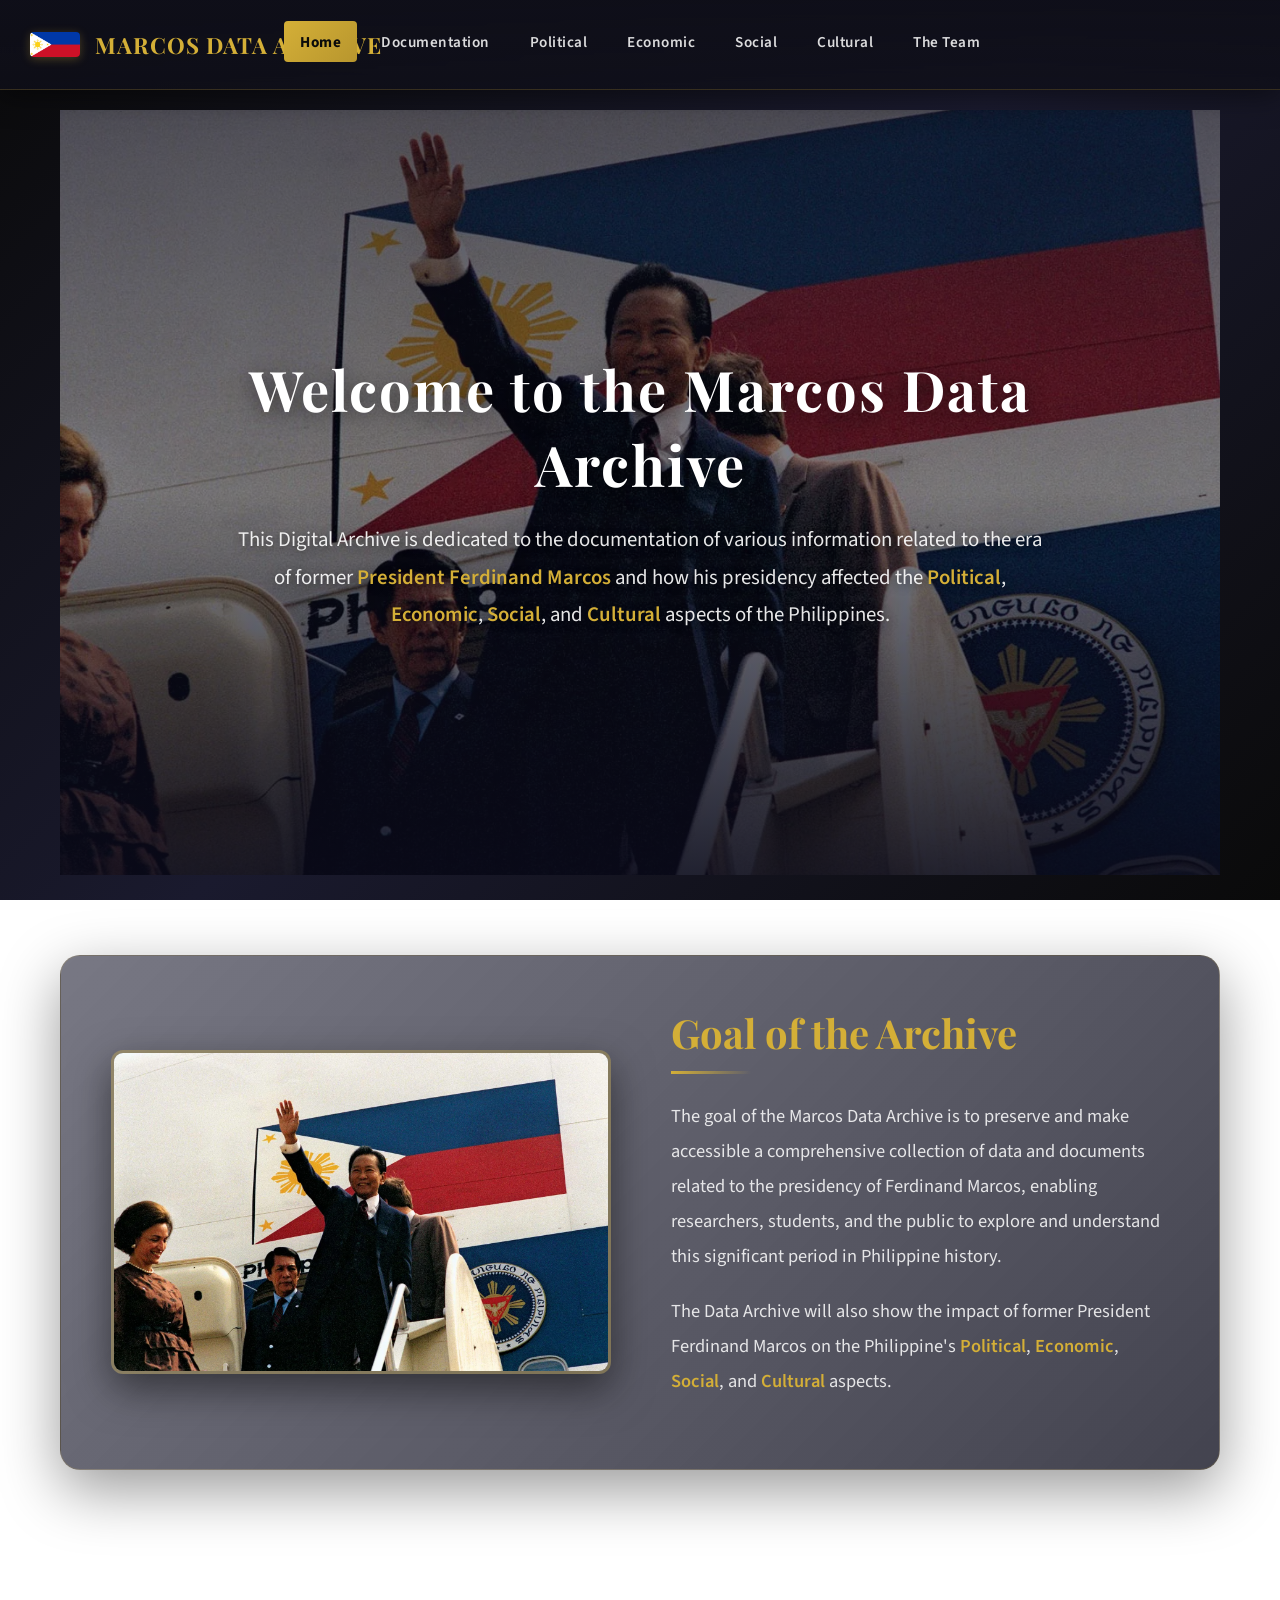
<file: index.html>
<!DOCTYPE html>
<html lang="en">
<head>
    <meta charset="UTF-8">
    <meta name="viewport" content="width=device-width, initial-scale=1.0">
    <title>Marcos Data Archive</title>
    <link rel="stylesheet" href="design.css">
</head>
<body>
    <!-- Navbar -->
    <div class="main">
        <nav class="menu">
            <div class="logo">
                <img src="Images/philippines_flag.jpg" alt="Logo">
                <h1 class="title">Marcos Data Archive</h1>
            </div>
            <ul>
                <li class="active"><a href="index.html">Home</a></li>
                <li><a href="Documentation.html">Documentation</a></li>
                <li><a href="Political.html">Political</a></li>
                <li><a href="Economic.html">Economic</a></li>
                <li><a href="Social.html">Social</a></li>
                <li><a href="Cultural.html">Cultural</a></li>
                <li><a href="Team.html">The Team</a></li>
            </ul>
        </nav>
    <!-- Header -->
    <section class="parallax-section" style="background-image: url('Images/Ferdinand Marcos.webp')">
        <div class="content">
            <h1 class="main_header">Welcome to the Marcos Data Archive</h1>
            <p class="bottom_header">This Digital Archive is dedicated to the documentation of various information related to the era of former <strong>President Ferdinand Marcos</strong> and how his presidency affected the <strong>Political</strong>, <strong>Economic</strong>, <strong>Social</strong>, and <strong>Cultural</strong> aspects of the Philippines.</p>
        </div>
    </section>
    <!-- Main Content -->
            <div class="side-by-side">
                    <img src="Images/Ferdinand Marcos.webp" alt="Marcos">
                <div class="side-text">
                    <h2>Goal of the Archive</h2>
                    <p>The goal of the Marcos Data Archive is to preserve and make accessible a comprehensive collection of data and documents related to the presidency of Ferdinand Marcos, enabling researchers, students, and the public to explore and understand this significant period in Philippine history.</p>
                    <p>The Data Archive will also show the impact of former President Ferdinand Marcos on the Philippine's <strong>Political</strong>, <strong>Economic</strong>, <strong>Social</strong>, and <strong>Cultural</strong> aspects.</p>
                </div>
            </div>
        </div>
    </div>

    <script src="script.js" defer></script>
</body>
</html>
</file>
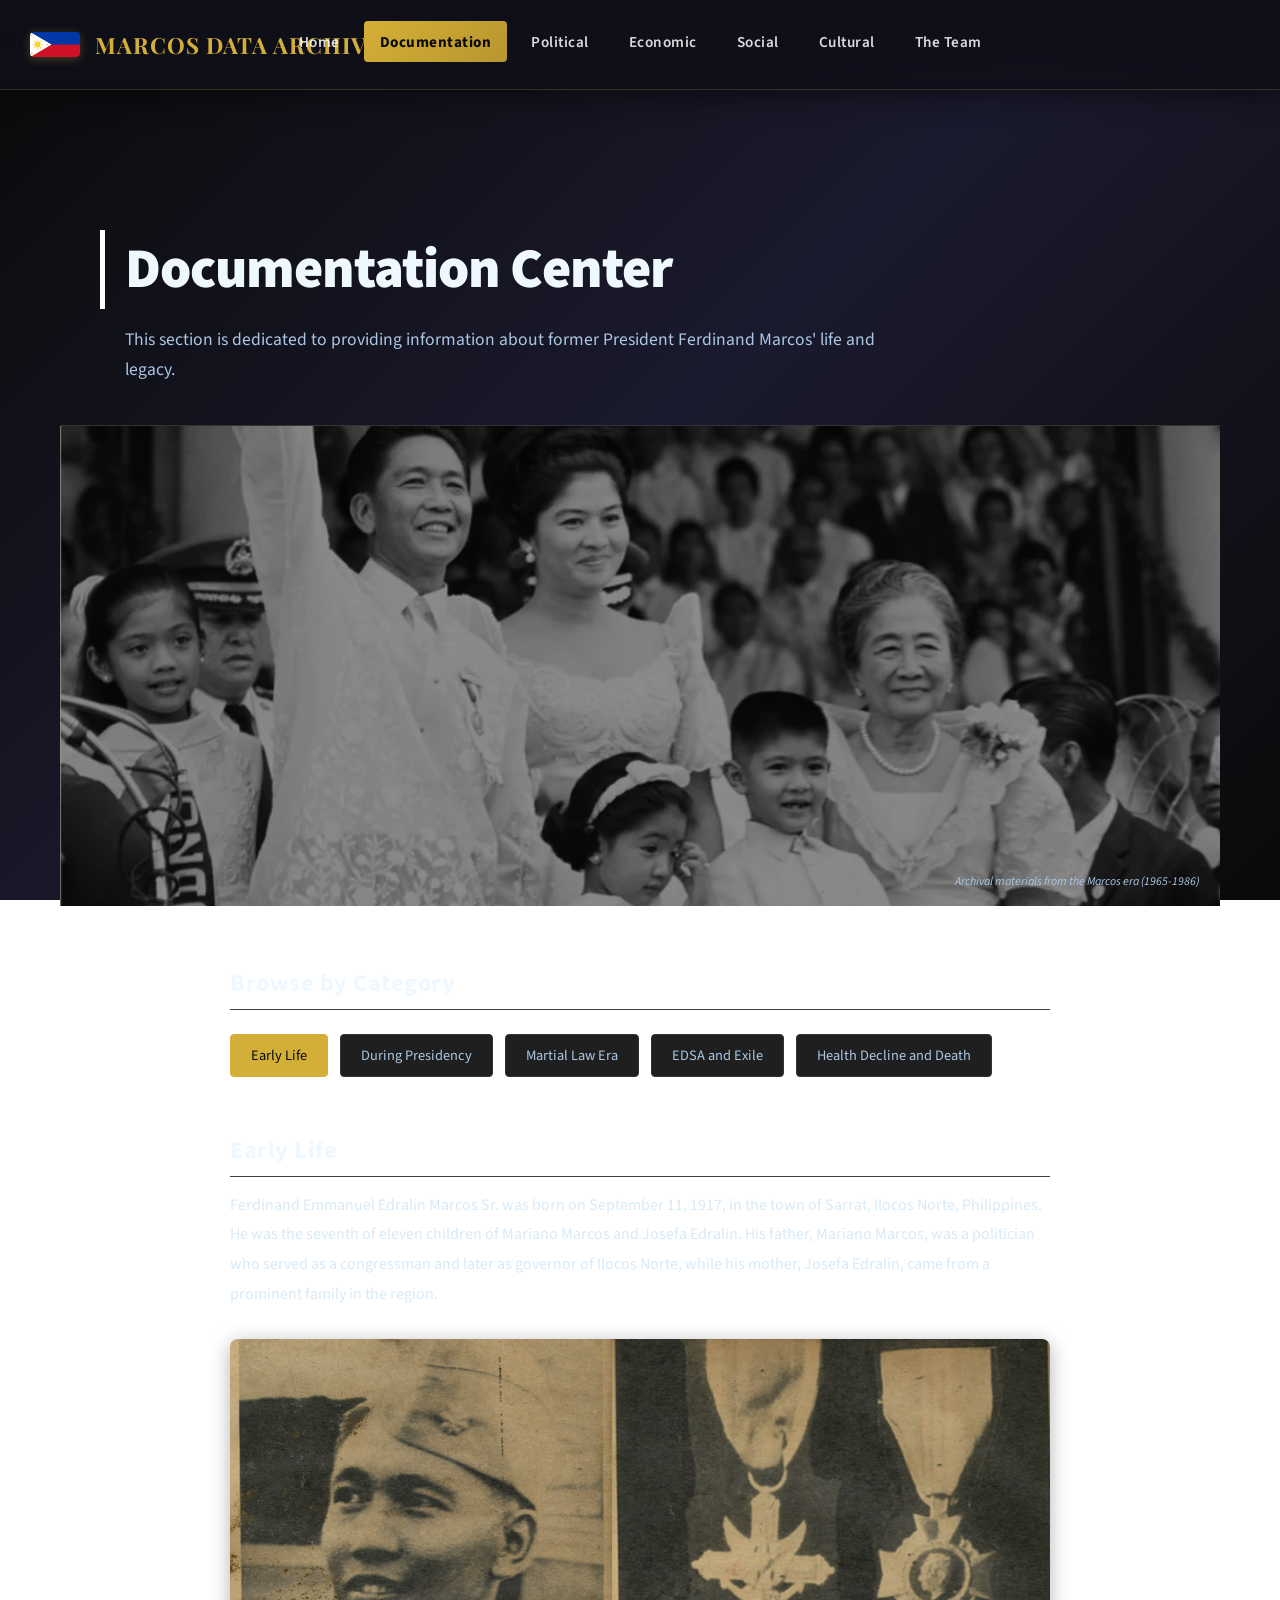
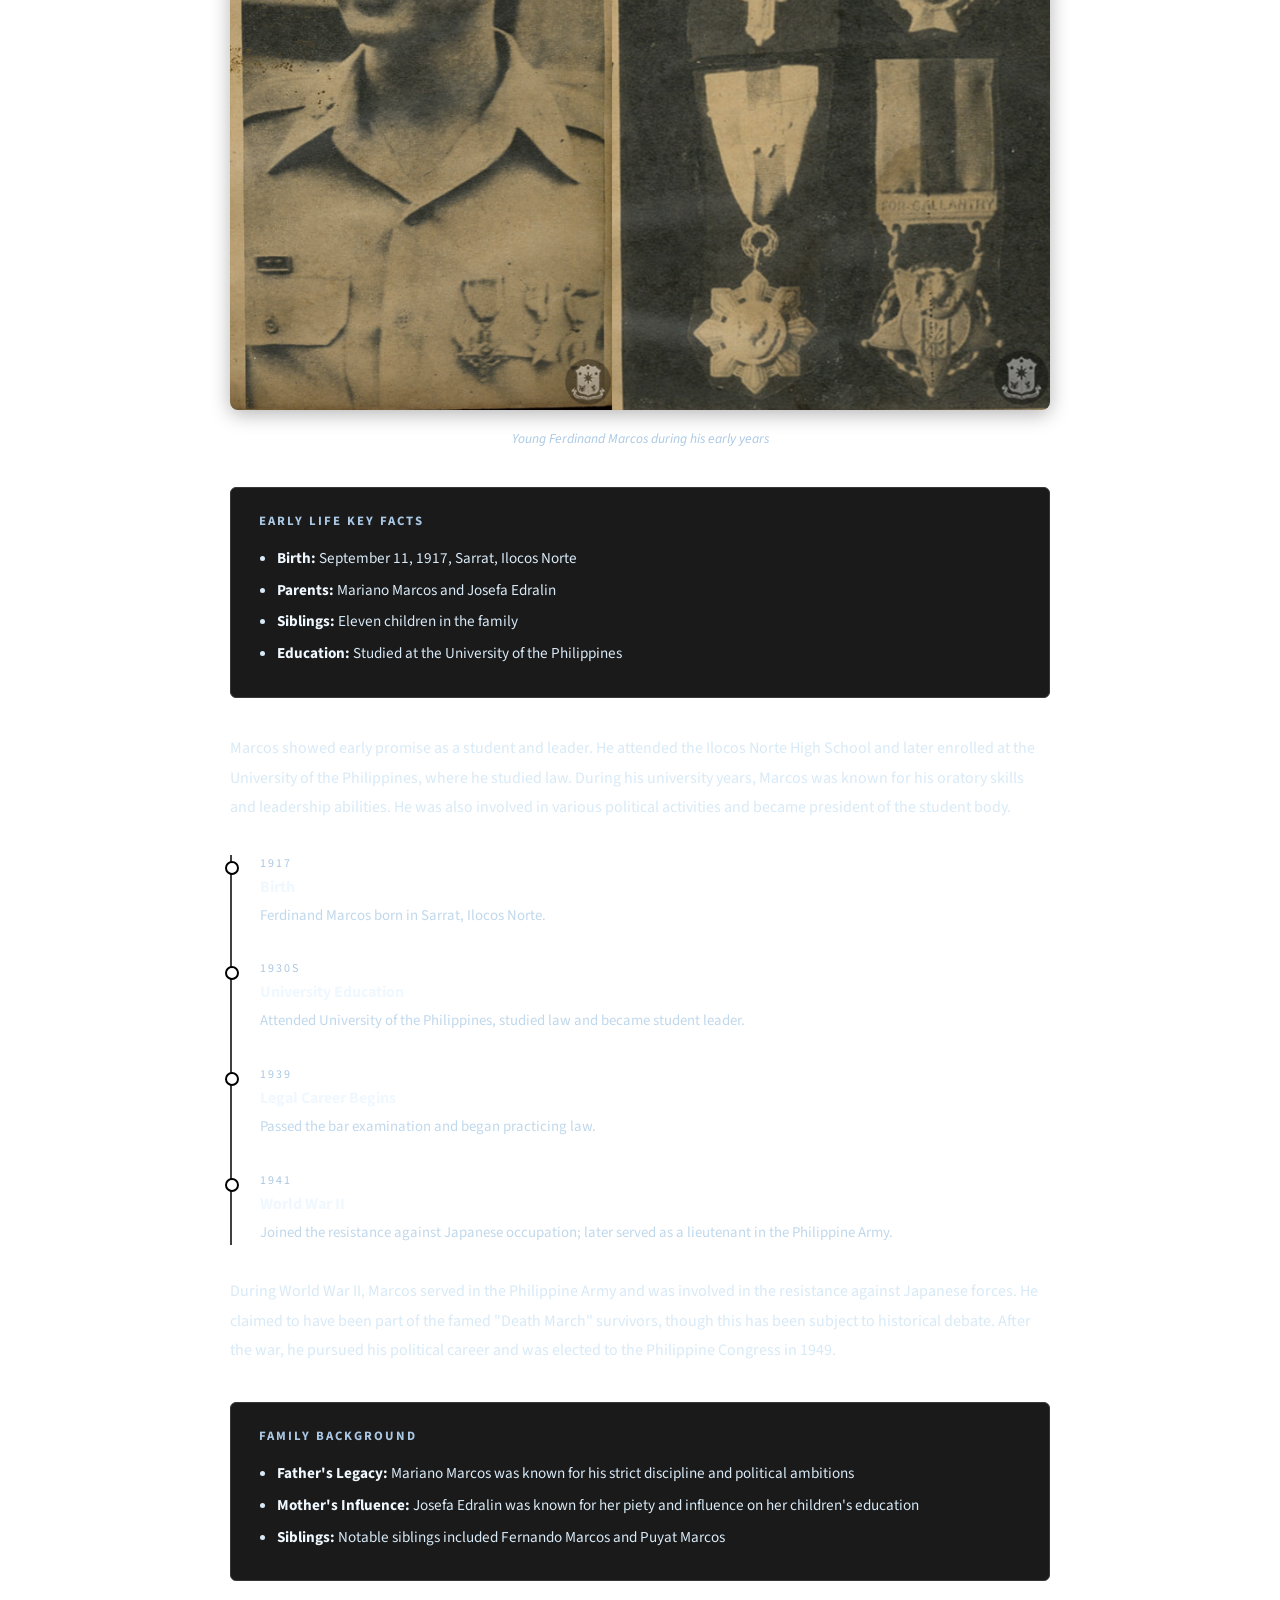
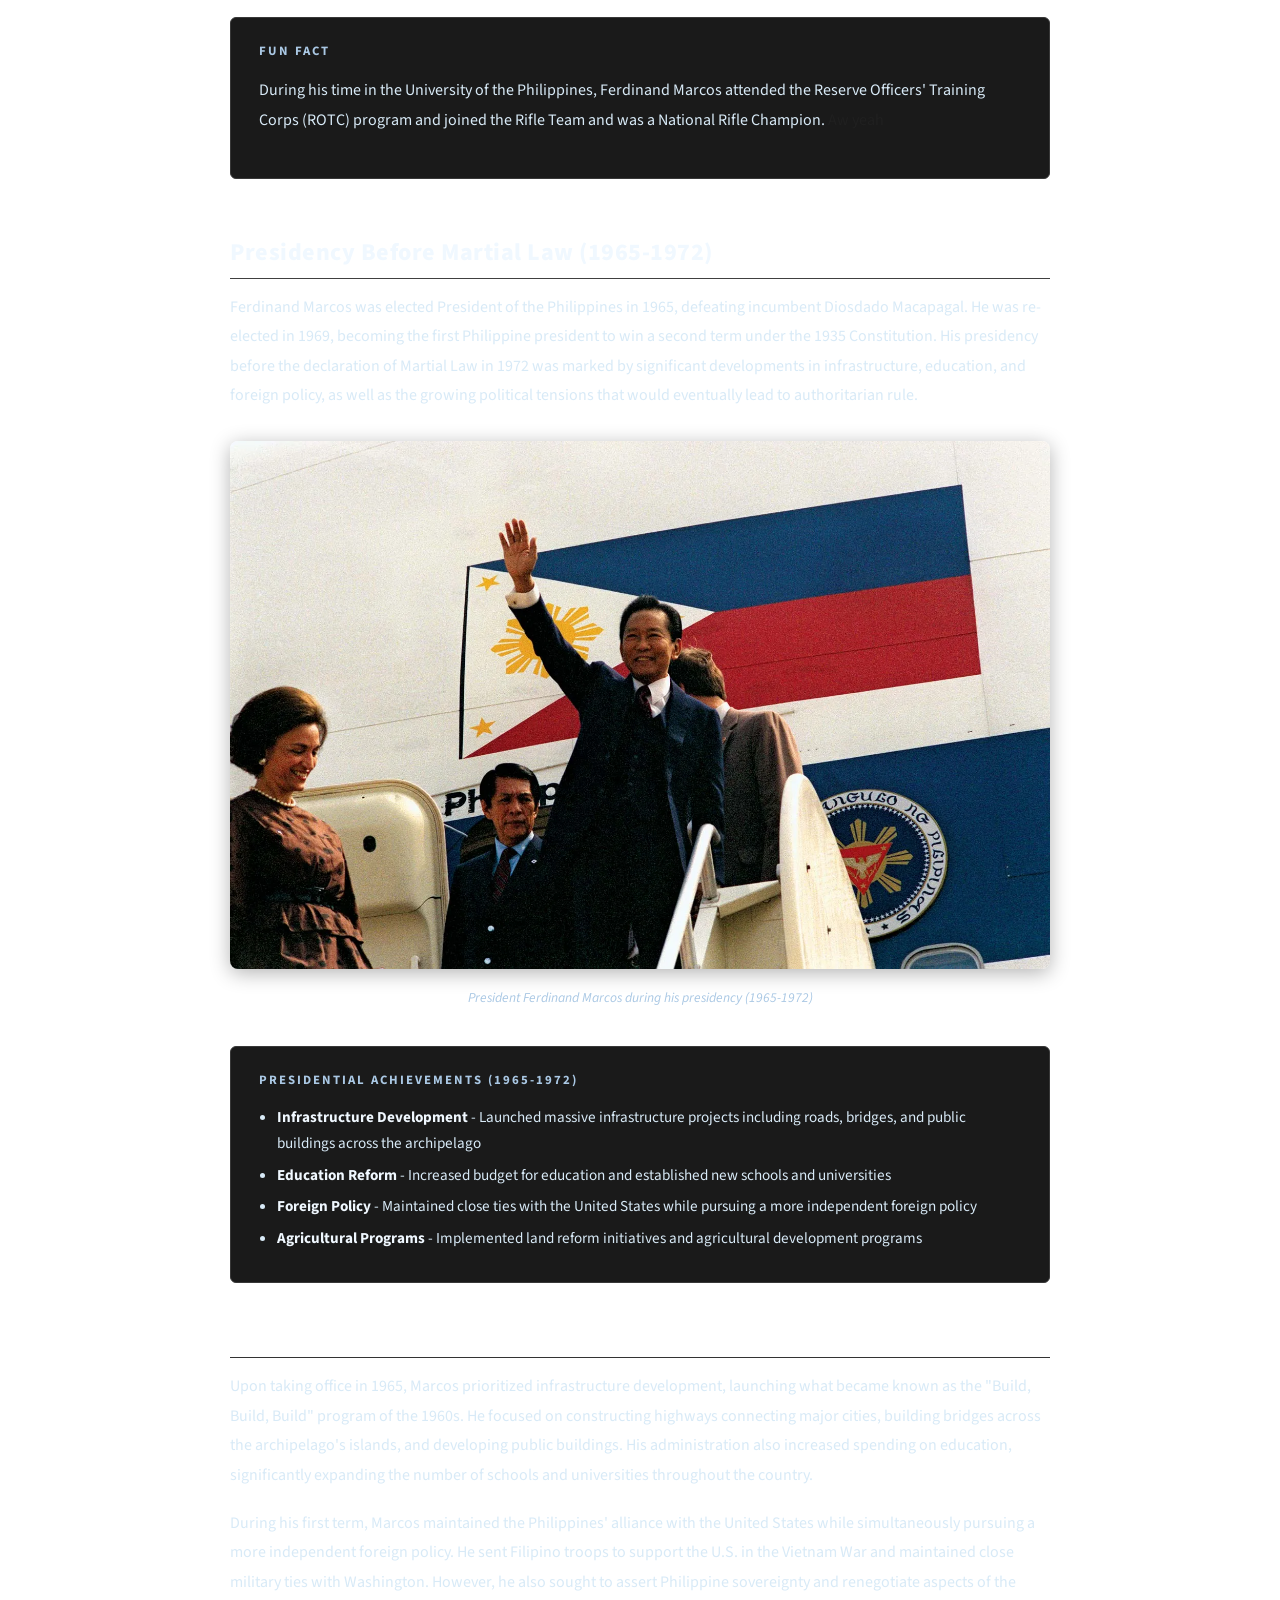
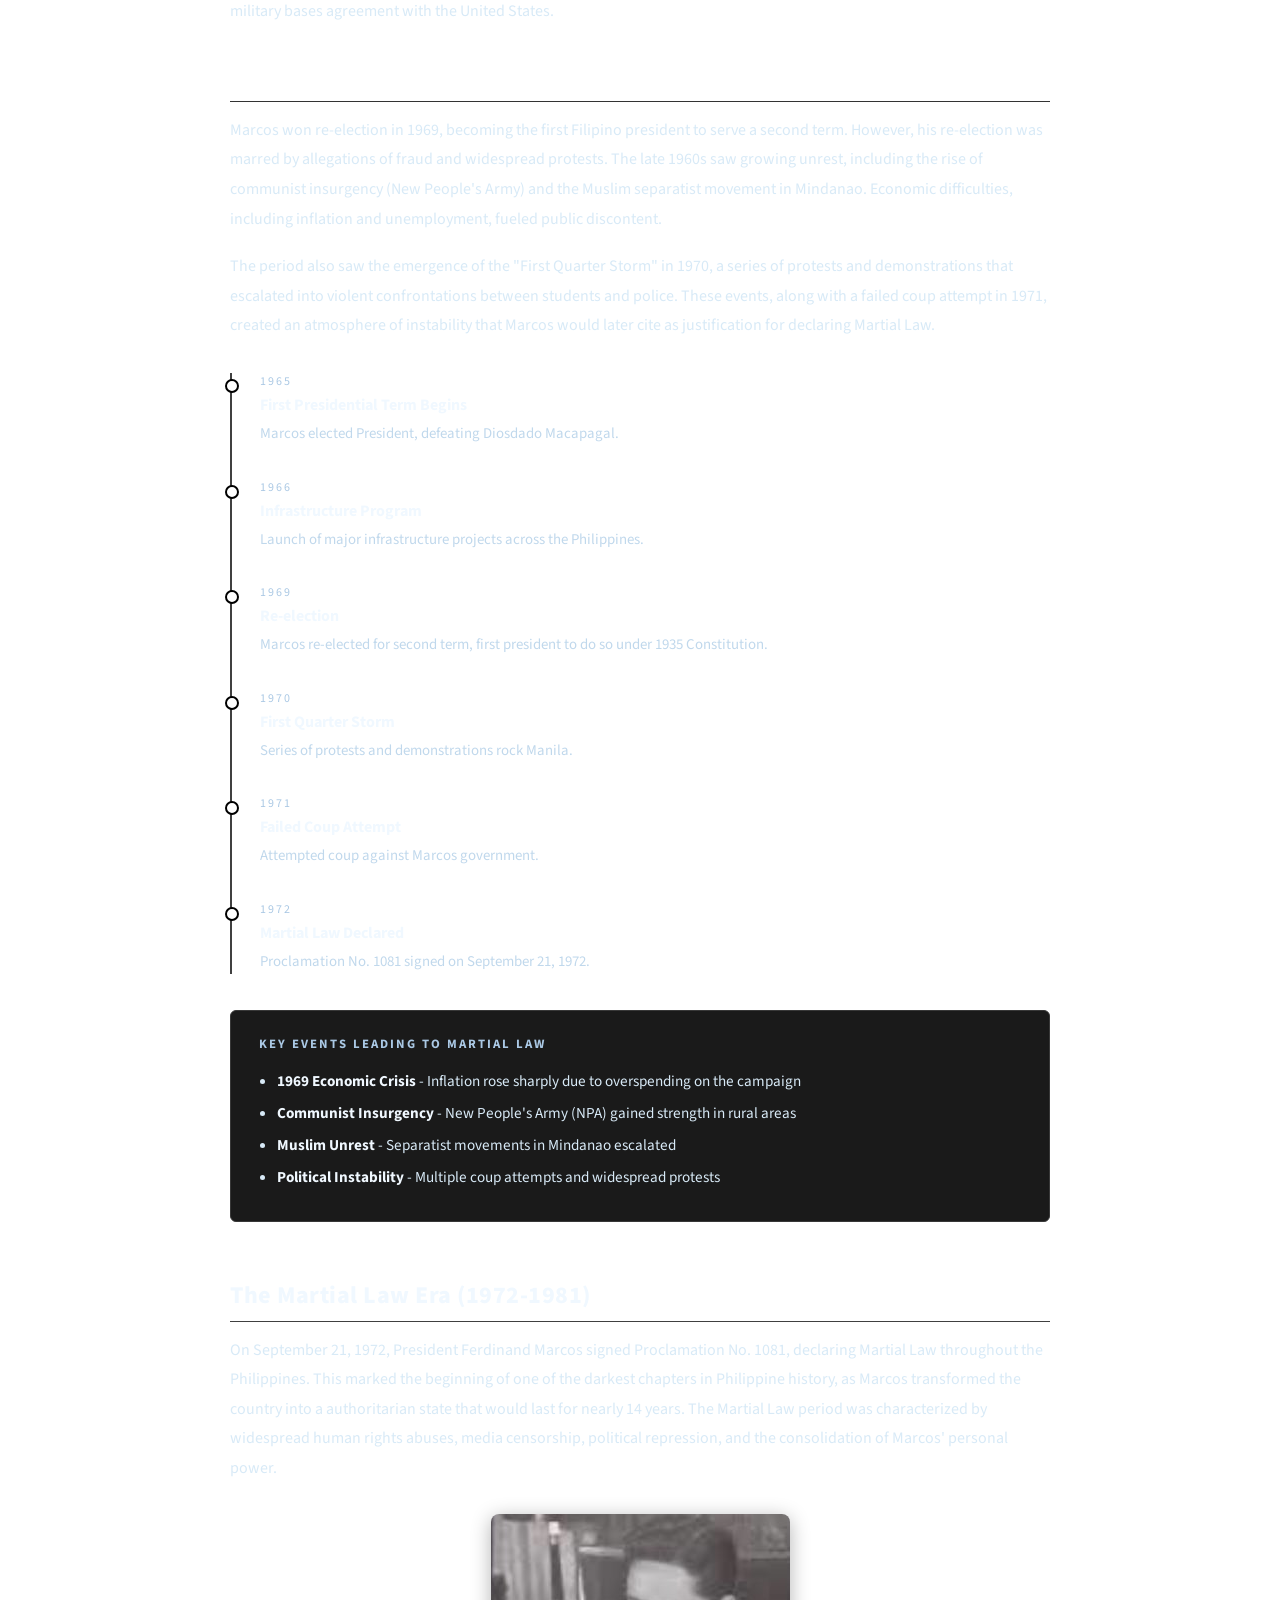
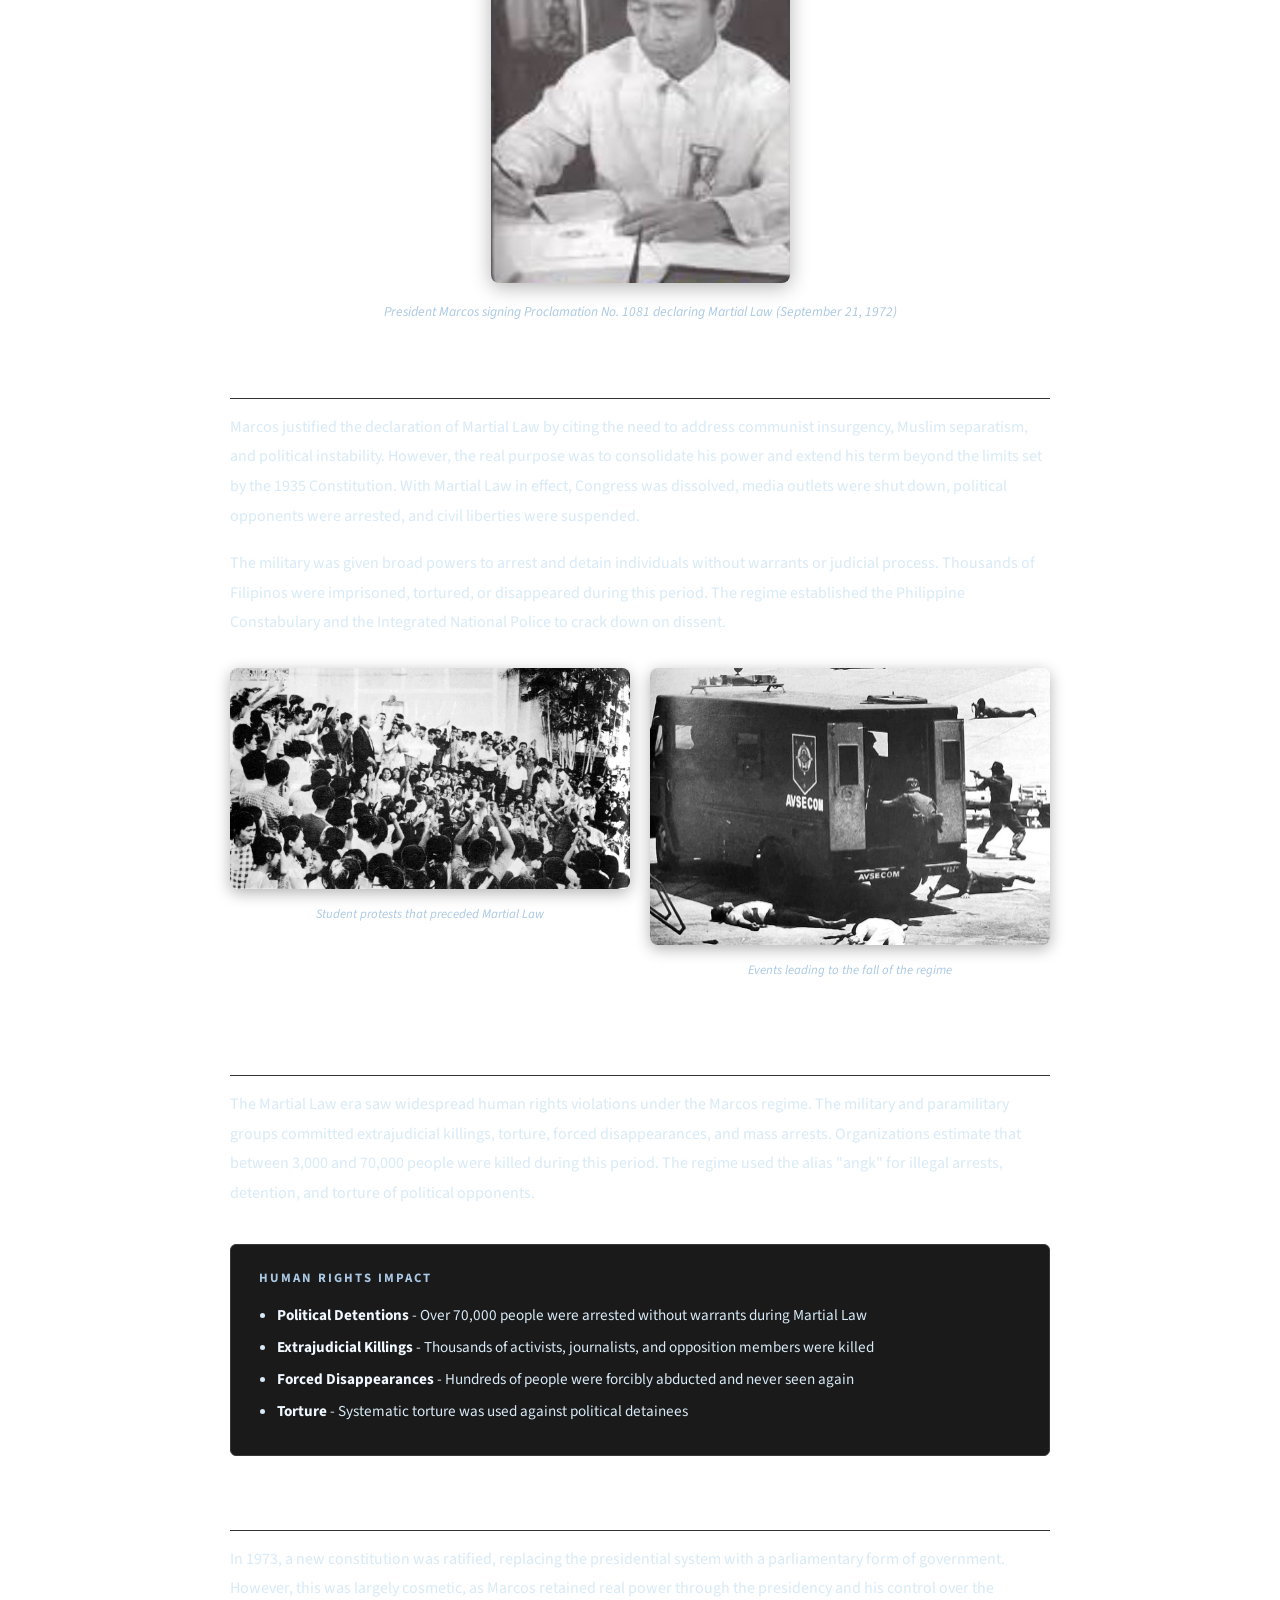
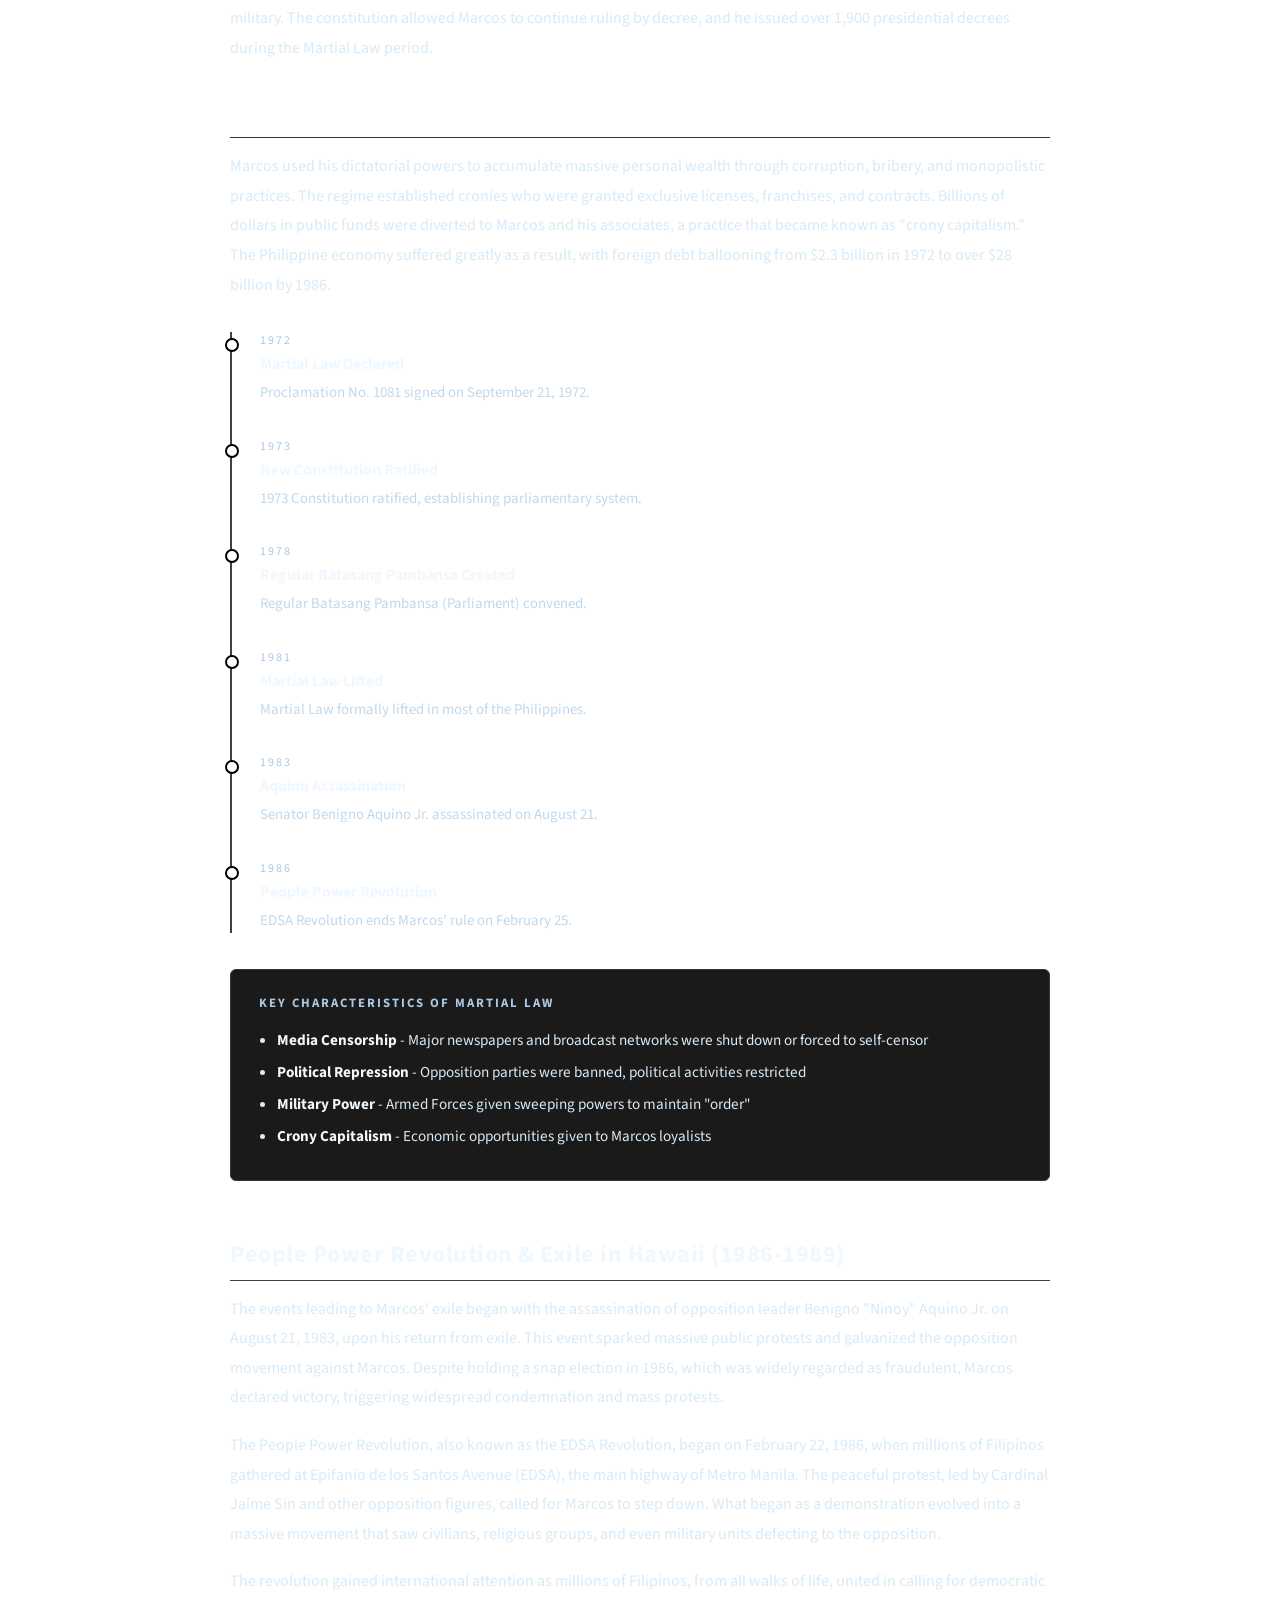
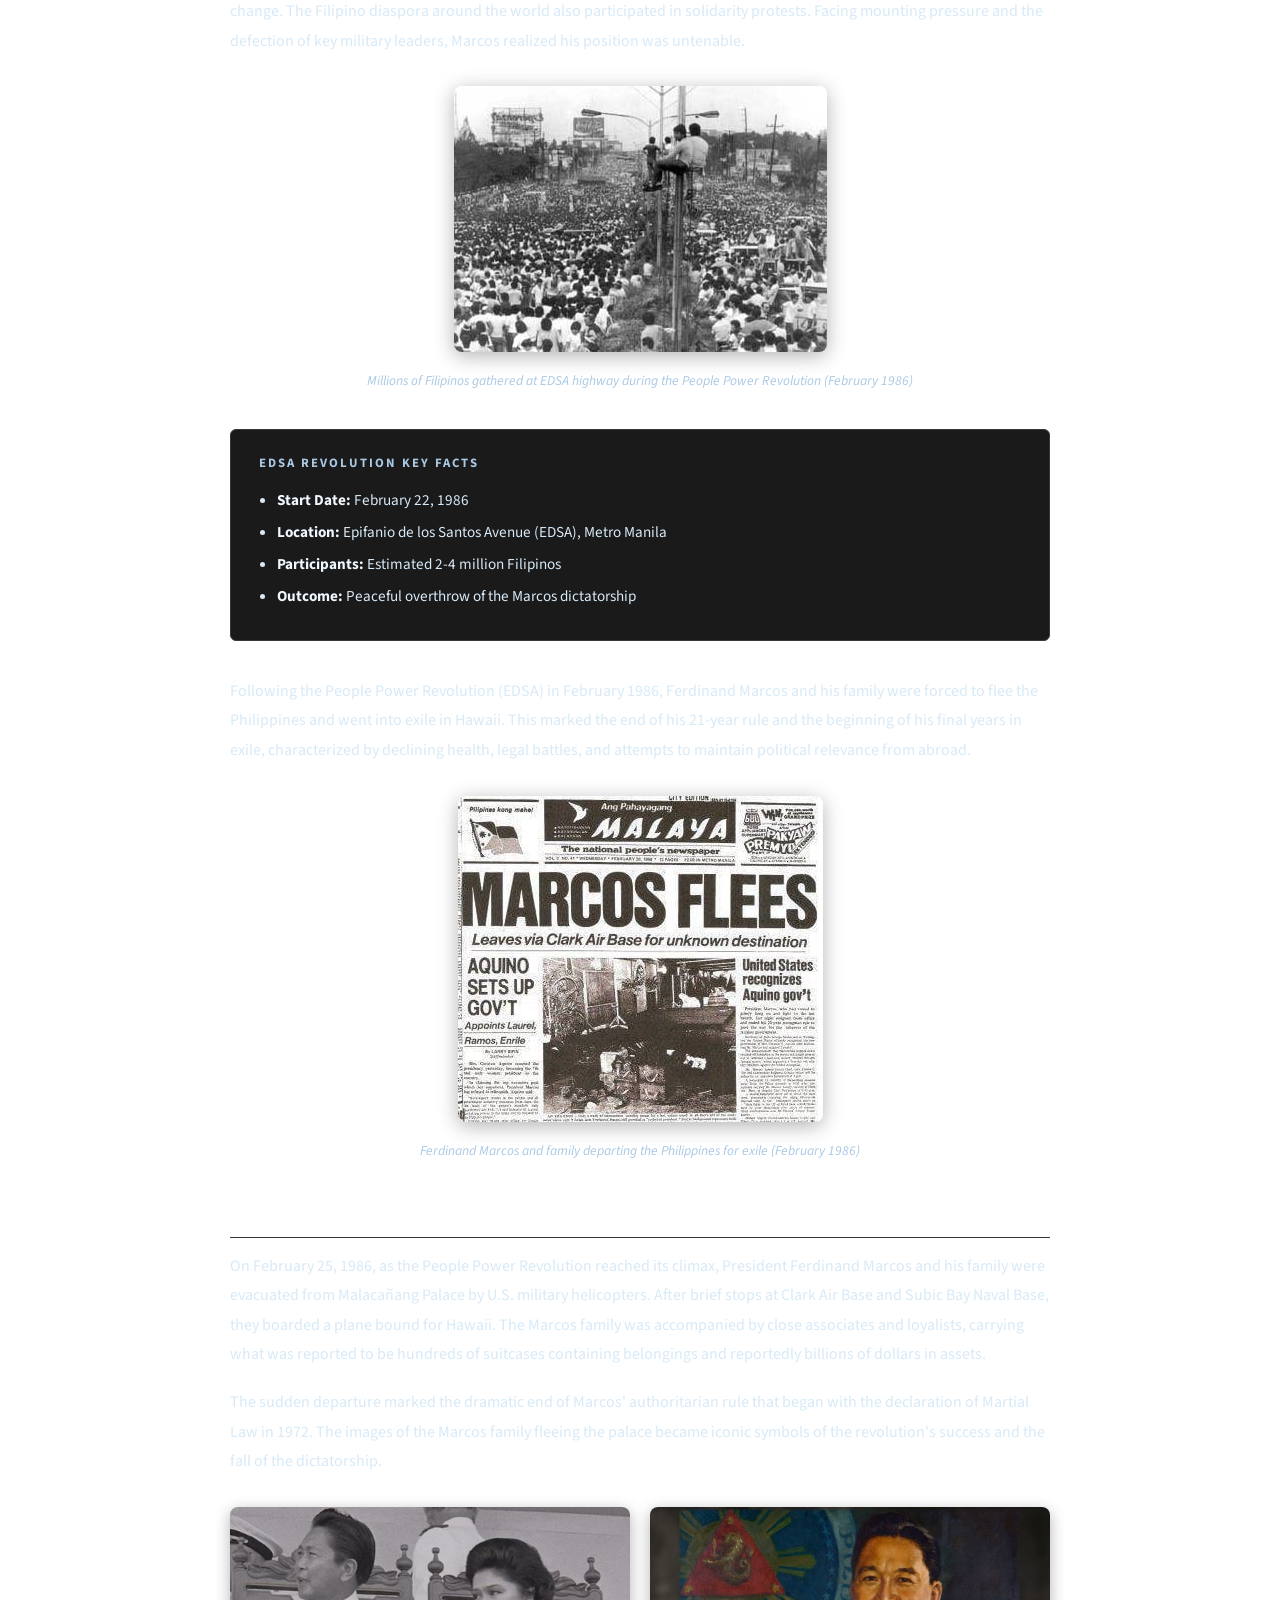
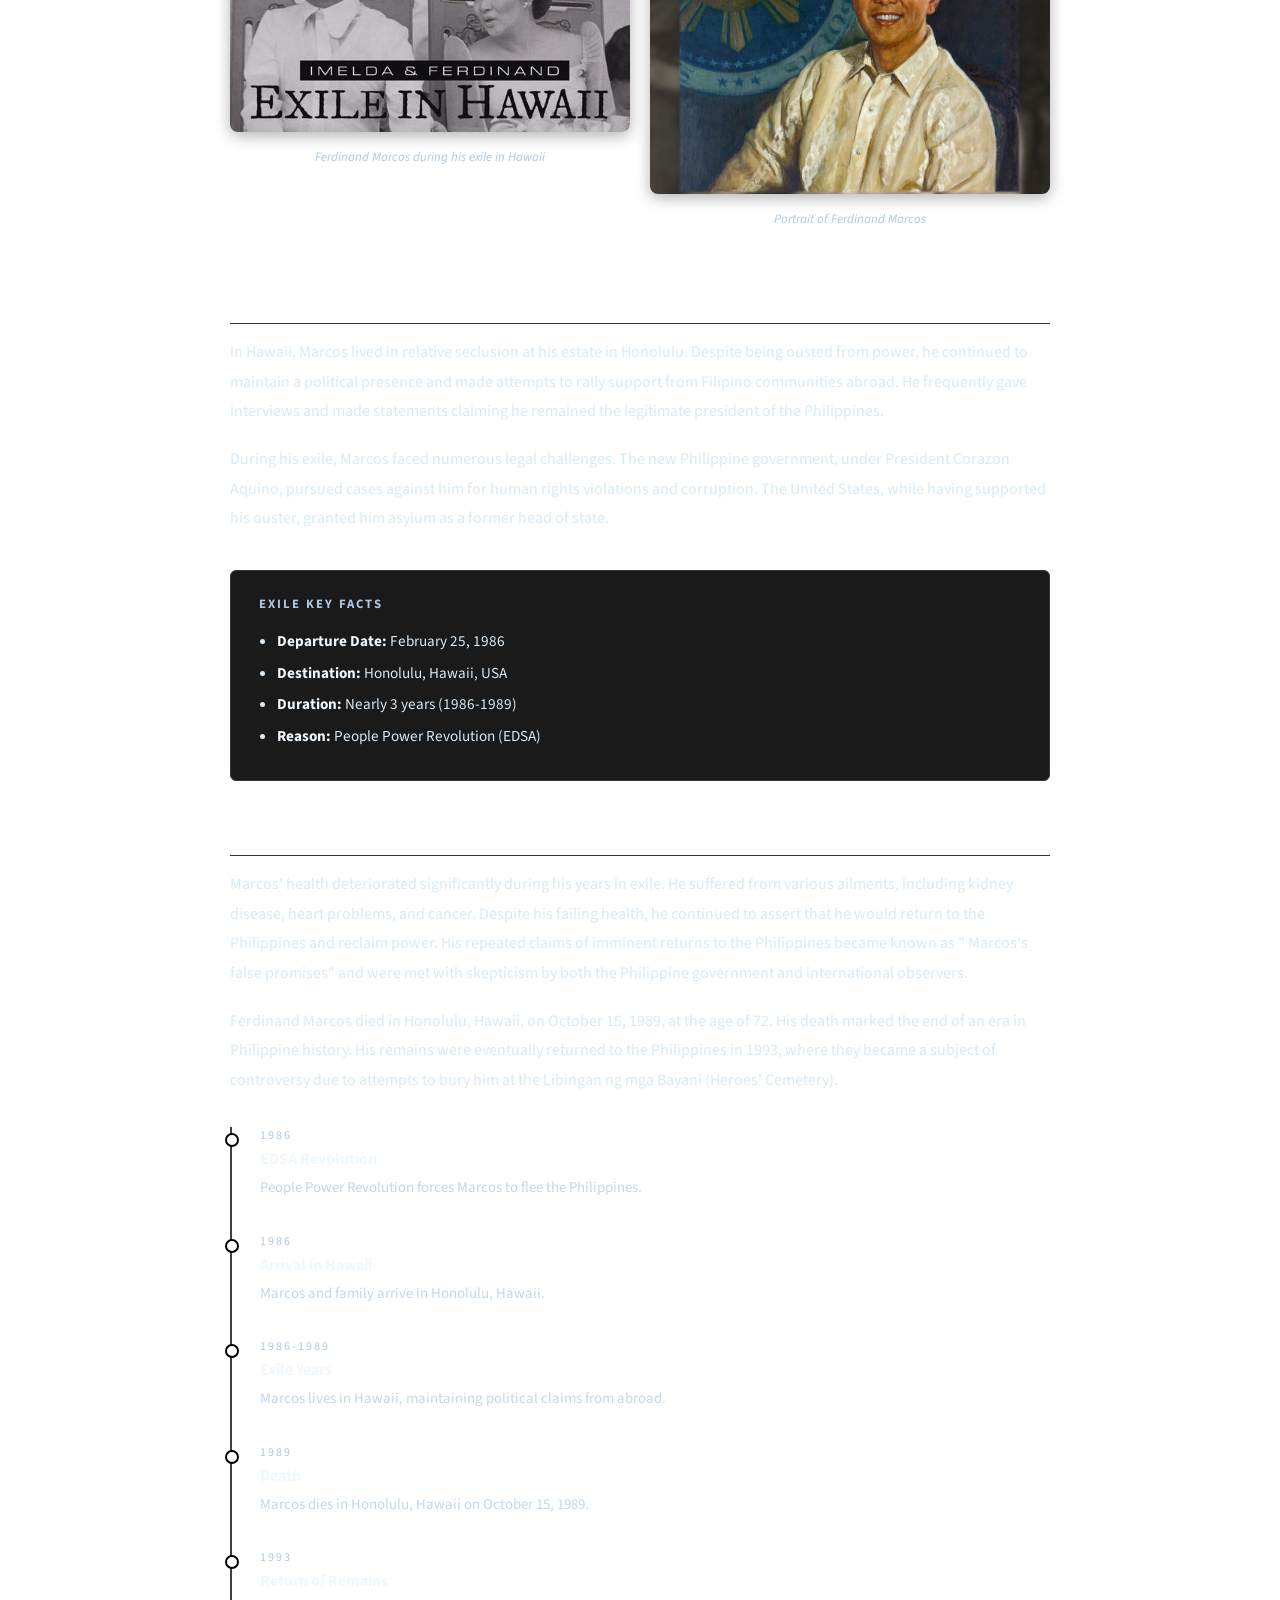
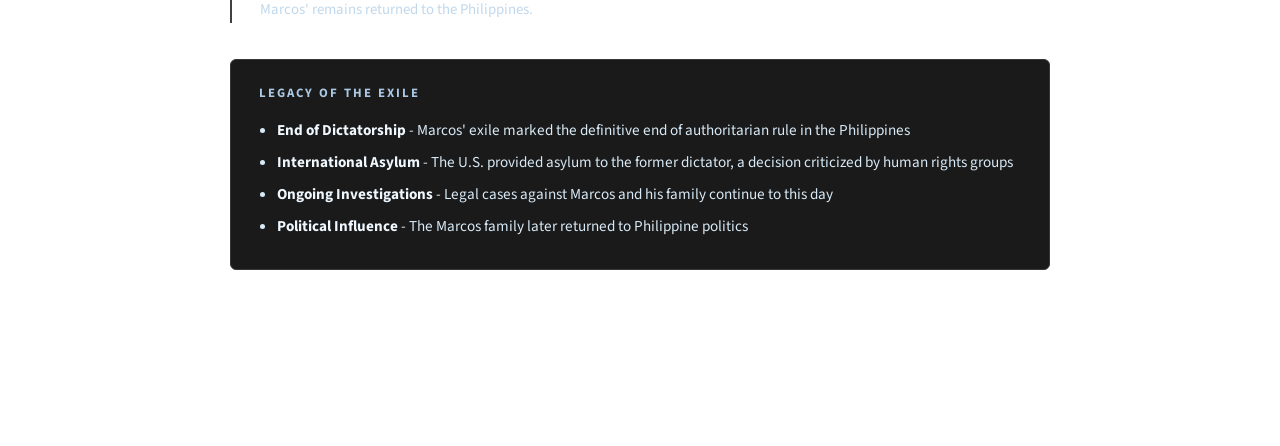
<file: Documentation.html>
<!DOCTYPE html>
<html lang="en">
<head>
    <meta charset="UTF-8">
    <meta name="viewport" content="width=device-width, initial-scale=1.0">
    <title>Documentation - Marcos Data Archive</title>
    <link rel="stylesheet" href="design.css">
</head>
<!-- Navigation Bar -->
<body>
    <div class="main">
        <nav>
            <div class="logo">
                <img src="Images/philippines_flag.jpg" alt="Logo">
                <h1 class="title">Marcos Data Archive</h1>
            </div>
            <div class="center">
                <div class="menu">
                    <ul>
                        <li><a href="index.html">Home</a></li>
                        <li class="active"><a href="Documentation.html">Documentation</a></li>
                        <li><a href="Political.html">Political</a></li>
                        <li><a href="Economic.html">Economic</a></li>
                        <li><a href="Social.html">Social</a></li>
                        <li><a href="Cultural.html">Cultural</a></li>
                        <li><a href="Team.html">The Team</a></li>
                    </ul>
                </div>
            </div>
        </nav>
<!-- Header -->
        <div class="main-body">

            <div class="page-hero">
                <h1>Documentation Center</h1>
                <p class="lead">This section is dedicated to providing information about former President Ferdinand Marcos' life and legacy.</p>
            </div>

            <div class="hero-image-wrap">
                <img src="Images/ferdinandmarcosfamily.webp" alt="Historical Documents">
                <span class="hero-image-caption">Archival materials from the Marcos era (1965-1986)</span>
            </div>
<!-- Quick Access Tabs -->
            <div class="article-container">

                <h2>Browse by Category</h2>
                <div class="category-tabs">
                    <a href="#early-life" class="category-tab active">Early Life</a>
                    <a href="#during-presidency" class="category-tab">During Presidency</a>
                    <a href="#martial-law-era" class="category-tab">Martial Law Era</a>
                    <a href="#exile" class="category-tab">EDSA and Exile</a>
                    <a href="#death-and-burial" class="category-tab">Health Decline and Death</a>
                </div>
<!-- Early Life-->
                <h2 id="early-life">Early Life</h2>
                <p>Ferdinand Emmanuel Edralin Marcos Sr. was born on September 11, 1917, in the town of Sarrat, Ilocos Norte, Philippines. He was the seventh of eleven children of Mariano Marcos and Josefa Edralin. His father, Mariano Marcos, was a politician who served as a congressman and later as governor of Ilocos Norte, while his mother, Josefa Edralin, came from a prominent family in the region.</p>

                <div style="text-align: center; margin: 30px 0;">
                    <img src="Images/youngmarcos.jpg" alt="Young Ferdinand Marcos" style="max-width: 100%; height: auto; border-radius: 8px; box-shadow: 0 4px 20px rgba(0,0,0,0.3);">
                    <p style="font-size: 0.85rem; color: #aac8e4; font-style: italic; margin-top: 10px;">Young Ferdinand Marcos during his early years</p>
                </div>

                <div class="key-facts">
                    <h3>Early Life Key Facts</h3>
                    <ul>
                        <li><strong>Birth:</strong> September 11, 1917, Sarrat, Ilocos Norte</li>
                        <li><strong>Parents:</strong> Mariano Marcos and Josefa Edralin</li>
                        <li><strong>Siblings:</strong> Eleven children in the family</li>
                        <li><strong>Education:</strong> Studied at the University of the Philippines</li>
                    </ul>
                </div>

                <p>Marcos showed early promise as a student and leader. He attended the Ilocos Norte High School and later enrolled at the University of the Philippines, where he studied law. During his university years, Marcos was known for his oratory skills and leadership abilities. He was also involved in various political activities and became president of the student body.</p>

                <div class="timeline">
                    <div class="timeline-item">
                        <div class="year">1917</div>
                        <h4>Birth</h4>
                        <p>Ferdinand Marcos born in Sarrat, Ilocos Norte.</p>
                    </div>
                    <div class="timeline-item">
                        <div class="year">1930s</div>
                        <h4>University Education</h4>
                        <p>Attended University of the Philippines, studied law and became student leader.</p>
                    </div>
                    <div class="timeline-item">
                        <div class="year">1939</div>
                        <h4>Legal Career Begins</h4>
                        <p>Passed the bar examination and began practicing law.</p>
                    </div>
                    <div class="timeline-item">
                        <div class="year">1941</div>
                        <h4>World War II</h4>
                        <p>Joined the resistance against Japanese occupation; later served as a lieutenant in the Philippine Army.</p>
                    </div>
                </div>

                <p>During World War II, Marcos served in the Philippine Army and was involved in the resistance against Japanese forces. He claimed to have been part of the famed "Death March" survivors, though this has been subject to historical debate. After the war, he pursued his political career and was elected to the Philippine Congress in 1949.</p>

                <div class="key-facts">
                    <h3>Family Background</h3>
                    <ul>
                        <li><strong>Father's Legacy:</strong> Mariano Marcos was known for his strict discipline and political ambitions</li>
                        <li><strong>Mother's Influence:</strong> Josefa Edralin was known for her piety and influence on her children's education</li>
                        <li><strong>Siblings:</strong> Notable siblings included Fernando Marcos and Puyat Marcos</li>
                    </ul>
                </div>

                <div class="key-facts">
                    <h3>Fun Fact</h3>
                    <p>During his time in the University of the Philippines, Ferdinand Marcos attended the Reserve Officers' Training Corps (ROTC) program and joined the Rifle Team and was a National Rifle Champion.<span style="color: #202020"> Aw yeah</span></p>
                </div>
<!-- During Presidency-->
                <h2 id="during-presidency">Presidency Before Martial Law (1965-1972)</h2>
                <p>Ferdinand Marcos was elected President of the Philippines in 1965, defeating incumbent Diosdado Macapagal. He was re-elected in 1969, becoming the first Philippine president to win a second term under the 1935 Constitution. His presidency before the declaration of Martial Law in 1972 was marked by significant developments in infrastructure, education, and foreign policy, as well as the growing political tensions that would eventually lead to authoritarian rule.</p>

                <div style="text-align: center; margin: 30px 0;">
                    <img src="Images/Ferdinand Marcos.webp" alt="President Ferdinand Marcos" style="max-width: 100%; height: auto; border-radius: 8px; box-shadow: 0 4px 20px rgba(0,0,0,0.3);">
                    <p style="font-size: 0.85rem; color: #aac8e4; font-style: italic; margin-top: 10px;">President Ferdinand Marcos during his presidency (1965-1972)</p>
                </div>

                <div class="key-facts">
                    <h3>Presidential Achievements (1965-1972)</h3>
                    <ul>
                        <li><strong>Infrastructure Development</strong> - Launched massive infrastructure projects including roads, bridges, and public buildings across the archipelago</li>
                        <li><strong>Education Reform</strong> - Increased budget for education and established new schools and universities</li>
                        <li><strong>Foreign Policy</strong> - Maintained close ties with the United States while pursuing a more independent foreign policy</li>
                        <li><strong>Agricultural Programs</strong> - Implemented land reform initiatives and agricultural development programs</li>
                    </ul>
                </div>

                <h3>Early Presidency Initiatives</h3>
                <p>Upon taking office in 1965, Marcos prioritized infrastructure development, launching what became known as the "Build, Build, Build" program of the 1960s. He focused on constructing highways connecting major cities, building bridges across the archipelago's islands, and developing public buildings. His administration also increased spending on education, significantly expanding the number of schools and universities throughout the country.</p>

                <p>During his first term, Marcos maintained the Philippines' alliance with the United States while simultaneously pursuing a more independent foreign policy. He sent Filipino troops to support the U.S. in the Vietnam War and maintained close military ties with Washington. However, he also sought to assert Philippine sovereignty and renegotiate aspects of the military bases agreement with the United States.</p>

                <h3>The 1969 Re-election and Growing Tensions</h3>
                <p>Marcos won re-election in 1969, becoming the first Filipino president to serve a second term. However, his re-election was marred by allegations of fraud and widespread protests. The late 1960s saw growing unrest, including the rise of communist insurgency (New People's Army) and the Muslim separatist movement in Mindanao. Economic difficulties, including inflation and unemployment, fueled public discontent.</p>

                <p>The period also saw the emergence of the "First Quarter Storm" in 1970, a series of protests and demonstrations that escalated into violent confrontations between students and police. These events, along with a failed coup attempt in 1971, created an atmosphere of instability that Marcos would later cite as justification for declaring Martial Law.</p>

                <div class="timeline">
                    <div class="timeline-item">
                        <div class="year">1965</div>
                        <h4>First Presidential Term Begins</h4>
                        <p>Marcos elected President, defeating Diosdado Macapagal.</p>
                    </div>
                    <div class="timeline-item">
                        <div class="year">1966</div>
                        <h4>Infrastructure Program</h4>
                        <p>Launch of major infrastructure projects across the Philippines.</p>
                    </div>
                    <div class="timeline-item">
                        <div class="year">1969</div>
                        <h4>Re-election</h4>
                        <p>Marcos re-elected for second term, first president to do so under 1935 Constitution.</p>
                    </div>
                    <div class="timeline-item">
                        <div class="year">1970</div>
                        <h4>First Quarter Storm</h4>
                        <p>Series of protests and demonstrations rock Manila.</p>
                    </div>
                    <div class="timeline-item">
                        <div class="year">1971</div>
                        <h4>Failed Coup Attempt</h4>
                        <p>Attempted coup against Marcos government.</p>
                    </div>
                    <div class="timeline-item">
                        <div class="year">1972</div>
                        <h4>Martial Law Declared</h4>
                        <p>Proclamation No. 1081 signed on September 21, 1972.</p>
                    </div>
                </div>

                <div class="key-facts">
                    <h3>Key Events Leading to Martial Law</h3>
                    <ul>
                        <li><strong>1969 Economic Crisis</strong> - Inflation rose sharply due to overspending on the campaign</li>
                        <li><strong>Communist Insurgency</strong> - New People's Army (NPA) gained strength in rural areas</li>
                        <li><strong>Muslim Unrest</strong> - Separatist movements in Mindanao escalated</li>
                        <li><strong>Political Instability</strong> - Multiple coup attempts and widespread protests</li>
                    </ul>
                </div>
<!-- Martial Law Era -->
                <h2 id="martial-law-era">The Martial Law Era (1972-1981)</h2>
                <p>On September 21, 1972, President Ferdinand Marcos signed Proclamation No. 1081, declaring Martial Law throughout the Philippines. This marked the beginning of one of the darkest chapters in Philippine history, as Marcos transformed the country into a authoritarian state that would last for nearly 14 years. The Martial Law period was characterized by widespread human rights abuses, media censorship, political repression, and the consolidation of Marcos' personal power.</p>

                <div style="text-align: center; margin: 30px 0;">
                    <img src="Images/marcos1081.jpg" alt="Proclamation No. 1081" style="max-width: 100%; height: auto; border-radius: 8px; box-shadow: 0 4px 20px rgba(0,0,0,0.3);">
                    <p style="font-size: 0.85rem; color: #aac8e4; font-style: italic; margin-top: 10px;">President Marcos signing Proclamation No. 1081 declaring Martial Law (September 21, 1972)</p>
                </div>

                <h3>The Declaration of Martial Law</h3>
                <p>Marcos justified the declaration of Martial Law by citing the need to address communist insurgency, Muslim separatism, and political instability. However, the real purpose was to consolidate his power and extend his term beyond the limits set by the 1935 Constitution. With Martial Law in effect, Congress was dissolved, media outlets were shut down, political opponents were arrested, and civil liberties were suspended.</p>

                <p>The military was given broad powers to arrest and detain individuals without warrants or judicial process. Thousands of Filipinos were imprisoned, tortured, or disappeared during this period. The regime established the Philippine Constabulary and the Integrated National Police to crack down on dissent.</p>

                <div style="display: grid; grid-template-columns: repeat(auto-fit, minmax(300px, 1fr)); gap: 20px; margin: 30px 0;">
                    <div style="text-align: center;">
                        <img src="Images/First Quarter Storm.jpg" alt="First Quarter Storm Protests" style="max-width: 100%; height: auto; border-radius: 8px; box-shadow: 0 4px 15px rgba(0,0,0,0.3);">
                        <p style="font-size: 0.8rem; color: #aac8e4; font-style: italic; margin-top: 8px;">Student protests that preceded Martial Law</p>
                    </div>
                    <div style="text-align: center;">
                        <img src="Images/manilaairport1983.jpg" alt="Manila Airport 1983" style="max-width: 100%; height: auto; border-radius: 8px; box-shadow: 0 4px 15px rgba(0,0,0,0.3);">
                        <p style="font-size: 0.8rem; color: #aac8e4; font-style: italic; margin-top: 8px;">Events leading to the fall of the regime</p>
                    </div>
                </div>

                <h3>Human Rights Abuses</h3>
                <p>The Martial Law era saw widespread human rights violations under the Marcos regime. The military and paramilitary groups committed extrajudicial killings, torture, forced disappearances, and mass arrests. Organizations estimate that between 3,000 and 70,000 people were killed during this period. The regime used the alias "angk" for illegal arrests, detention, and torture of political opponents.</p>

                <div class="key-facts">
                    <h3>Human Rights Impact</h3>
                    <ul>
                        <li><strong>Political Detentions</strong> - Over 70,000 people were arrested without warrants during Martial Law</li>
                        <li><strong>Extrajudicial Killings</strong> - Thousands of activists, journalists, and opposition members were killed</li>
                        <li><strong>Forced Disappearances</strong> - Hundreds of people were forcibly abducted and never seen again</li>
                        <li><strong>Torture</strong> - Systematic torture was used against political detainees</li>
                    </ul>
                </div>

                <h3>The 1973 Constitution and New Government Structure</h3>
                <p>In 1973, a new constitution was ratified, replacing the presidential system with a parliamentary form of government. However, this was largely cosmetic, as Marcos retained real power through the presidency and his control over the military. The constitution allowed Marcos to continue ruling by decree, and he issued over 1,900 presidential decrees during the Martial Law period.</p>

                <h3>Economic Policies and "Ill-Gotten Wealth"</h3>
                <p>Marcos used his dictatorial powers to accumulate massive personal wealth through corruption, bribery, and monopolistic practices. The regime established cronies who were granted exclusive licenses, franchises, and contracts. Billions of dollars in public funds were diverted to Marcos and his associates, a practice that became known as "crony capitalism." The Philippine economy suffered greatly as a result, with foreign debt ballooning from $2.3 billion in 1972 to over $28 billion by 1986.</p>

                <div class="timeline">
                    <div class="timeline-item">
                        <div class="year">1972</div>
                        <h4>Martial Law Declared</h4>
                        <p>Proclamation No. 1081 signed on September 21, 1972.</p>
                    </div>
                    <div class="timeline-item">
                        <div class="year">1973</div>
                        <h4>New Constitution Ratified</h4>
                        <p>1973 Constitution ratified, establishing parliamentary system.</p>
                    </div>
                    <div class="timeline-item">
                        <div class="year">1978</div>
                        <h4>Regular Batasang Pambansa Created</h4>
                        <p>Regular Batasang Pambansa (Parliament) convened.</p>
                    </div>
                    <div class="timeline-item">
                        <div class="year">1981</div>
                        <h4>Martial Law Lifted</h4>
                        <p>Martial Law formally lifted in most of the Philippines.</p>
                    </div>
                    <div class="timeline-item">
                        <div class="year">1983</div>
                        <h4>Aquino Assassination</h4>
                        <p>Senator Benigno Aquino Jr. assassinated on August 21.</p>
                    </div>
                    <div class="timeline-item">
                        <div class="year">1986</div>
                        <h4>People Power Revolution</h4>
                        <p>EDSA Revolution ends Marcos' rule on February 25.</p>
                    </div>
                </div>

                <div class="key-facts">
                    <h3>Key Characteristics of Martial Law</h3>
                    <ul>
                        <li><strong>Media Censorship</strong> - Major newspapers and broadcast networks were shut down or forced to self-censor</li>
                        <li><strong>Political Repression</strong> - Opposition parties were banned, political activities restricted</li>
                        <li><strong>Military Power</strong> - Armed Forces given sweeping powers to maintain "order"</li>
                        <li><strong>Crony Capitalism</strong> - Economic opportunities given to Marcos loyalists</li>
                    </ul>
                </div>
<!-- People Power Revolution & Exile -->
                <h2 id="Exile"> People Power Revolution & Exile in Hawaii (1986-1989)</h2>
                <p>The events leading to Marcos' exile began with the assassination of opposition leader Benigno "Ninoy" Aquino Jr. on August 21, 1983, upon his return from exile. This event sparked massive public protests and galvanized the opposition movement against Marcos. Despite holding a snap election in 1986, which was widely regarded as fraudulent, Marcos declared victory, triggering widespread condemnation and mass protests.</p>
                <p>The People Power Revolution, also known as the EDSA Revolution, began on February 22, 1986, when millions of Filipinos gathered at Epifanio de los Santos Avenue (EDSA), the main highway of Metro Manila. The peaceful protest, led by Cardinal Jaime Sin and other opposition figures, called for Marcos to step down. What began as a demonstration evolved into a massive movement that saw civilians, religious groups, and even military units defecting to the opposition.</p>
                <p>The revolution gained international attention as millions of Filipinos, from all walks of life, united in calling for democratic change. The Filipino diaspora around the world also participated in solidarity protests. Facing mounting pressure and the defection of key military leaders, Marcos realized his position was untenable.</p>
                <div style="text-align: center; margin: 30px 0;">
                    <img src="Images/feb1986.jpg" alt="EDSA People Power Revolution" style="max-width: 100%; height: auto; border-radius: 8px; box-shadow: 0 4px 20px rgba(0,0,0,0.3);">
                    <p style="font-size: 0.85rem; color: #aac8e4; font-style: italic; margin-top: 10px;">Millions of Filipinos gathered at EDSA highway during the People Power Revolution (February 1986)</p>
                </div>
                <div class="key-facts">
                    <h3>EDSA Revolution Key Facts</h3>
                    <ul>
                        <li><strong>Start Date:</strong> February 22, 1986</li>
                        <li><strong>Location:</strong> Epifanio de los Santos Avenue (EDSA), Metro Manila</li>
                        <li><strong>Participants:</strong> Estimated 2-4 million Filipinos</li>
                        <li><strong>Outcome:</strong> Peaceful overthrow of the Marcos dictatorship</li>
                    </ul>
                </div>
                <p>Following the People Power Revolution (EDSA) in February 1986, Ferdinand Marcos and his family were forced to flee the Philippines and went into exile in Hawaii. This marked the end of his 21-year rule and the beginning of his final years in exile, characterized by declining health, legal battles, and attempts to maintain political relevance from abroad.</p>
                <div style="text-align: center; margin: 30px 0;">
                    <img src="Images/marcosflees.jpg" alt="Marcos Fleeing the Philippines" style="max-width: 100%; height: auto; border-radius: 8px; box-shadow: 0 4px 20px rgba(0,0,0,0.3);">
                    <p style="font-size: 0.85rem; color: #aac8e4; font-style: italic; margin-top: 10px;">Ferdinand Marcos and family departing the Philippines for exile (February 1986)</p>
                </div>
                <h3>The Flight from Manila</h3>
                <p>On February 25, 1986, as the People Power Revolution reached its climax, President Ferdinand Marcos and his family were evacuated from Malacañang Palace by U.S. military helicopters. After brief stops at Clark Air Base and Subic Bay Naval Base, they boarded a plane bound for Hawaii. The Marcos family was accompanied by close associates and loyalists, carrying what was reported to be hundreds of suitcases containing belongings and reportedly billions of dollars in assets.</p>
                <p>The sudden departure marked the dramatic end of Marcos' authoritarian rule that began with the declaration of Martial Law in 1972. The images of the Marcos family fleeing the palace became iconic symbols of the revolution's success and the fall of the dictatorship.</p>
                <div style="display: grid; grid-template-columns: repeat(auto-fit, minmax(300px, 1fr)); gap: 20px; margin: 30px 0;">
                    <div style="text-align: center;">
                        <img src="Images/exiled.jpg" alt="Marcos in Exile" style="max-width: 100%; height: auto; border-radius: 8px; box-shadow: 0 4px 15px rgba(0,0,0,0.3);">
                        <p style="font-size: 0.8rem; color: #aac8e4; font-style: italic; margin-top: 8px;">Ferdinand Marcos during his exile in Hawaii</p>
                    </div>
                    <div style="text-align: center;">
                        <img src="Images/ferdinandmarcosportrait.jpg" alt="Marcos Portrait" style="max-width: 100%; height: auto; border-radius: 8px; box-shadow: 0 4px 15px rgba(0,0,0,0.3);">
                        <p style="font-size: 0.8rem; color: #aac8e4; font-style: italic; margin-top: 8px;">Portrait of Ferdinand Marcos</p>
                    </div>
                </div>
                <h3>Life in Exile</h3>
                <p>In Hawaii, Marcos lived in relative seclusion at his estate in Honolulu. Despite being ousted from power, he continued to maintain a political presence and made attempts to rally support from Filipino communities abroad. He frequently gave interviews and made statements claiming he remained the legitimate president of the Philippines.</p>
                <p>During his exile, Marcos faced numerous legal challenges. The new Philippine government, under President Corazon Aquino, pursued cases against him for human rights violations and corruption. The United States, while having supported his ouster, granted him asylum as a former head of state.</p>
                <div class="key-facts">
                    <h3>Exile Key Facts</h3>
                    <ul>
                        <li><strong>Departure Date:</strong> February 25, 1986</li>
                        <li><strong>Destination:</strong> Honolulu, Hawaii, USA</li>
                        <li><strong>Duration:</strong> Nearly 3 years (1986-1989)</li>
                        <li><strong>Reason:</strong> People Power Revolution (EDSA)</li>
                    </ul>
                </div>
<!-- Health Decline and Death -->
                <h3 id="death-and-burial">Health Decline and Death</h3>
                <p>Marcos' health deteriorated significantly during his years in exile. He suffered from various ailments, including kidney disease, heart problems, and cancer. Despite his failing health, he continued to assert that he would return to the Philippines and reclaim power. His repeated claims of imminent returns to the Philippines became known as " Marcos's false promises" and were met with skepticism by both the Philippine government and international observers.</p>
                <p>Ferdinand Marcos died in Honolulu, Hawaii, on October 15, 1989, at the age of 72. His death marked the end of an era in Philippine history. His remains were eventually returned to the Philippines in 1993, where they became a subject of controversy due to attempts to bury him at the Libingan ng mga Bayani (Heroes' Cemetery).</p>

                <div class="timeline">
                    <div class="timeline-item">
                        <div class="year">1986</div>
                        <h4>EDSA Revolution</h4>
                        <p>People Power Revolution forces Marcos to flee the Philippines.</p>
                    </div>
                    <div class="timeline-item">
                        <div class="year">1986</div>
                        <h4>Arrival in Hawaii</h4>
                        <p>Marcos and family arrive in Honolulu, Hawaii.</p>
                    </div>
                    <div class="timeline-item">
                        <div class="year">1986-1989</div>
                        <h4>Exile Years</h4>
                        <p>Marcos lives in Hawaii, maintaining political claims from abroad.</p>
                    </div>
                    <div class="timeline-item">
                        <div class="year">1989</div>
                        <h4>Death</h4>
                        <p>Marcos dies in Honolulu, Hawaii on October 15, 1989.</p>
                    </div>
                    <div class="timeline-item">
                        <div class="year">1993</div>
                        <h4>Return of Remains</h4>
                        <p>Marcos' remains returned to the Philippines.</p>
                    </div>
                </div>

                <div class="key-facts">
                    <h3>Legacy of the Exile</h3>
                    <ul>
                        <li><strong>End of Dictatorship</strong> - Marcos' exile marked the definitive end of authoritarian rule in the Philippines</li>
                        <li><strong>International Asylum</strong> - The U.S. provided asylum to the former dictator, a decision criticized by human rights groups</li>
                        <li><strong>Ongoing Investigations</strong> - Legal cases against Marcos and his family continue to this day</li>
                        <li><strong>Political Influence</strong> - The Marcos family later returned to Philippine politics</li>
                    </ul>
                </div>
            </div>
        </div>
    </div>
    
    <script src="script.js" defer></script>
</body>
</html>
</file>
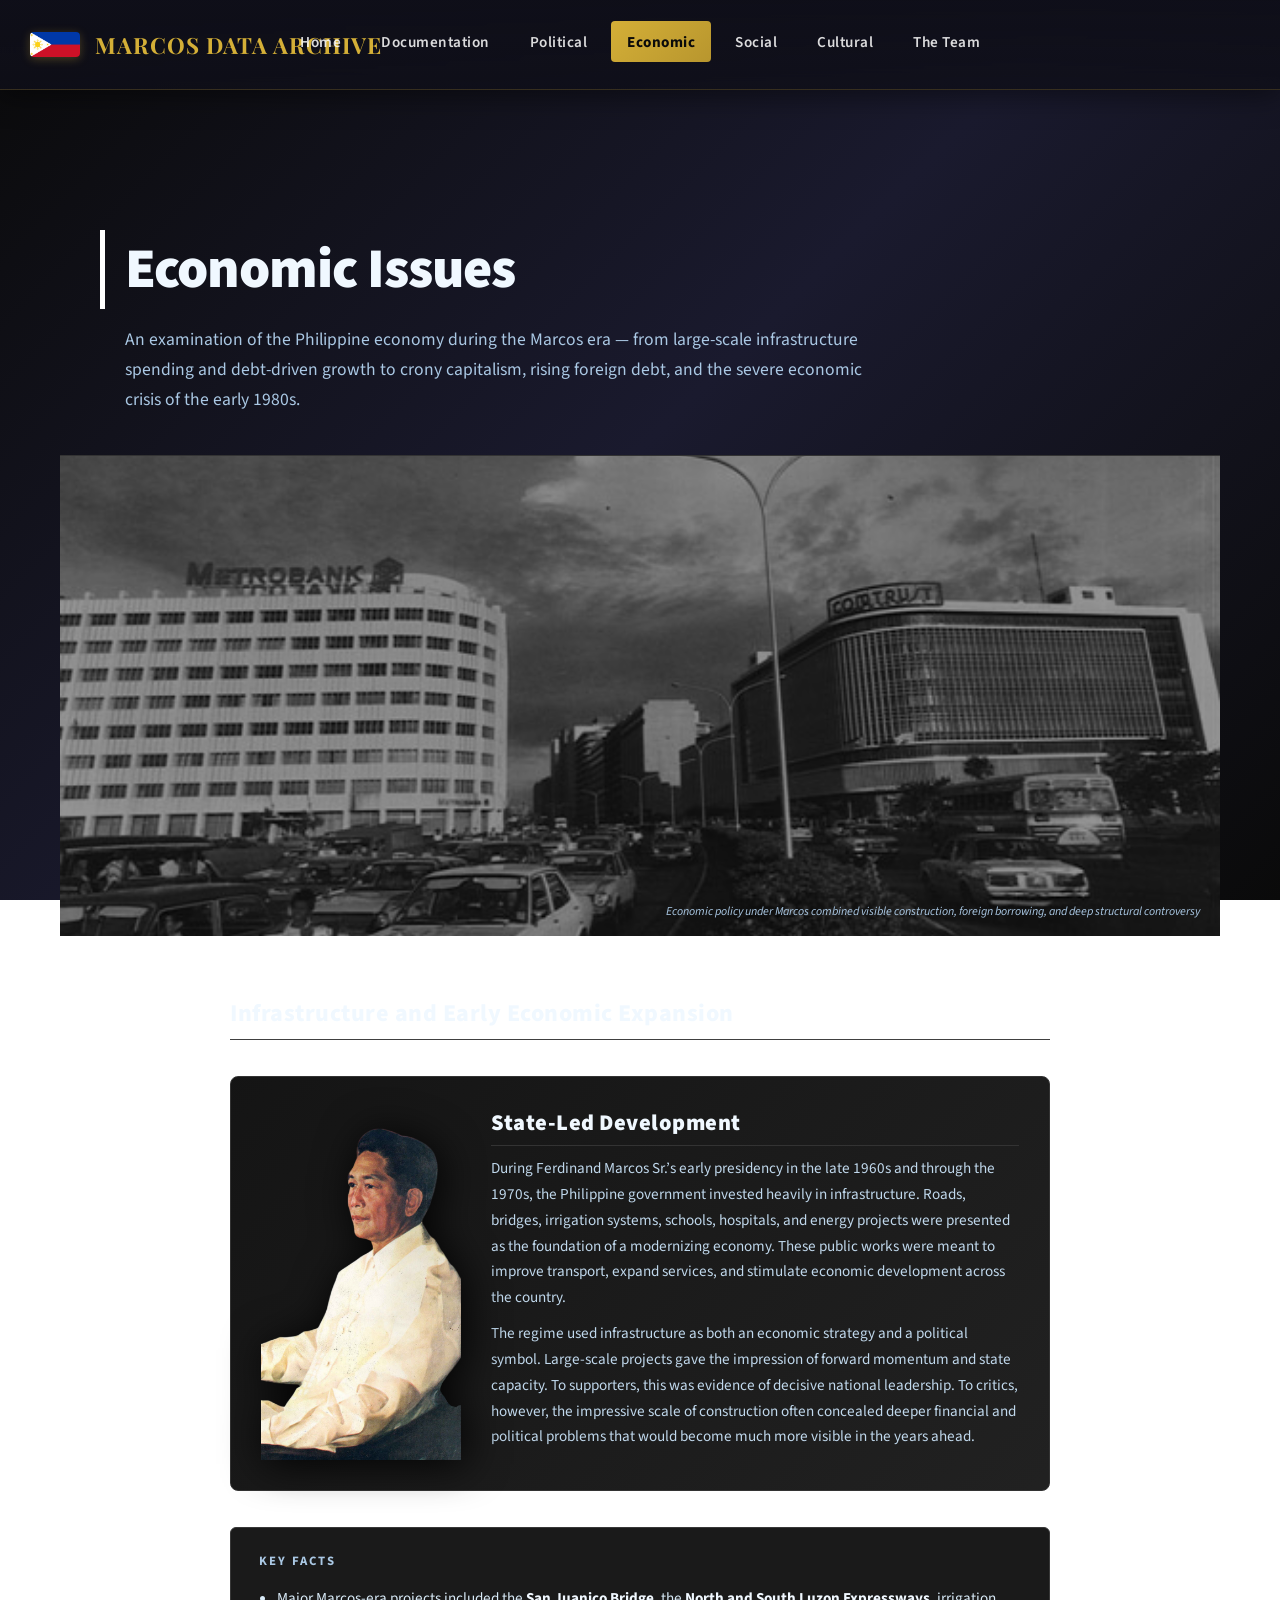
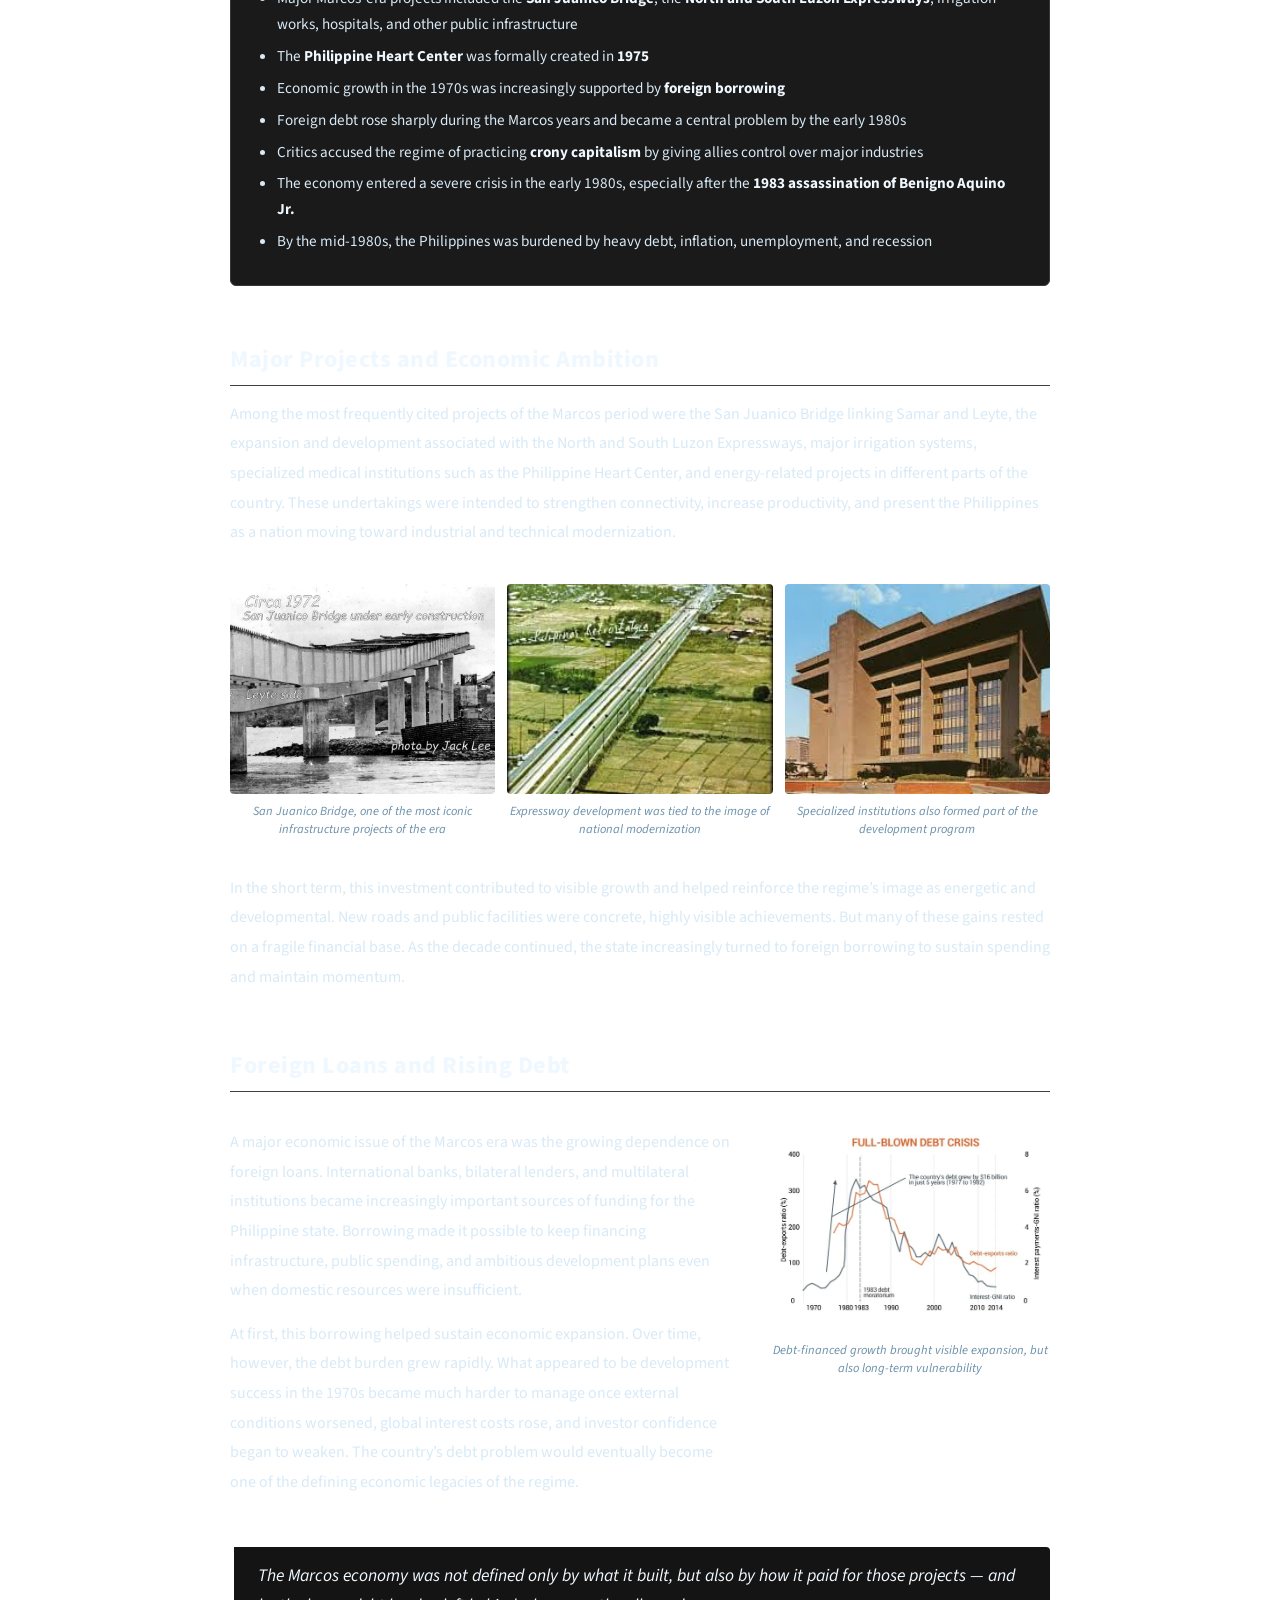
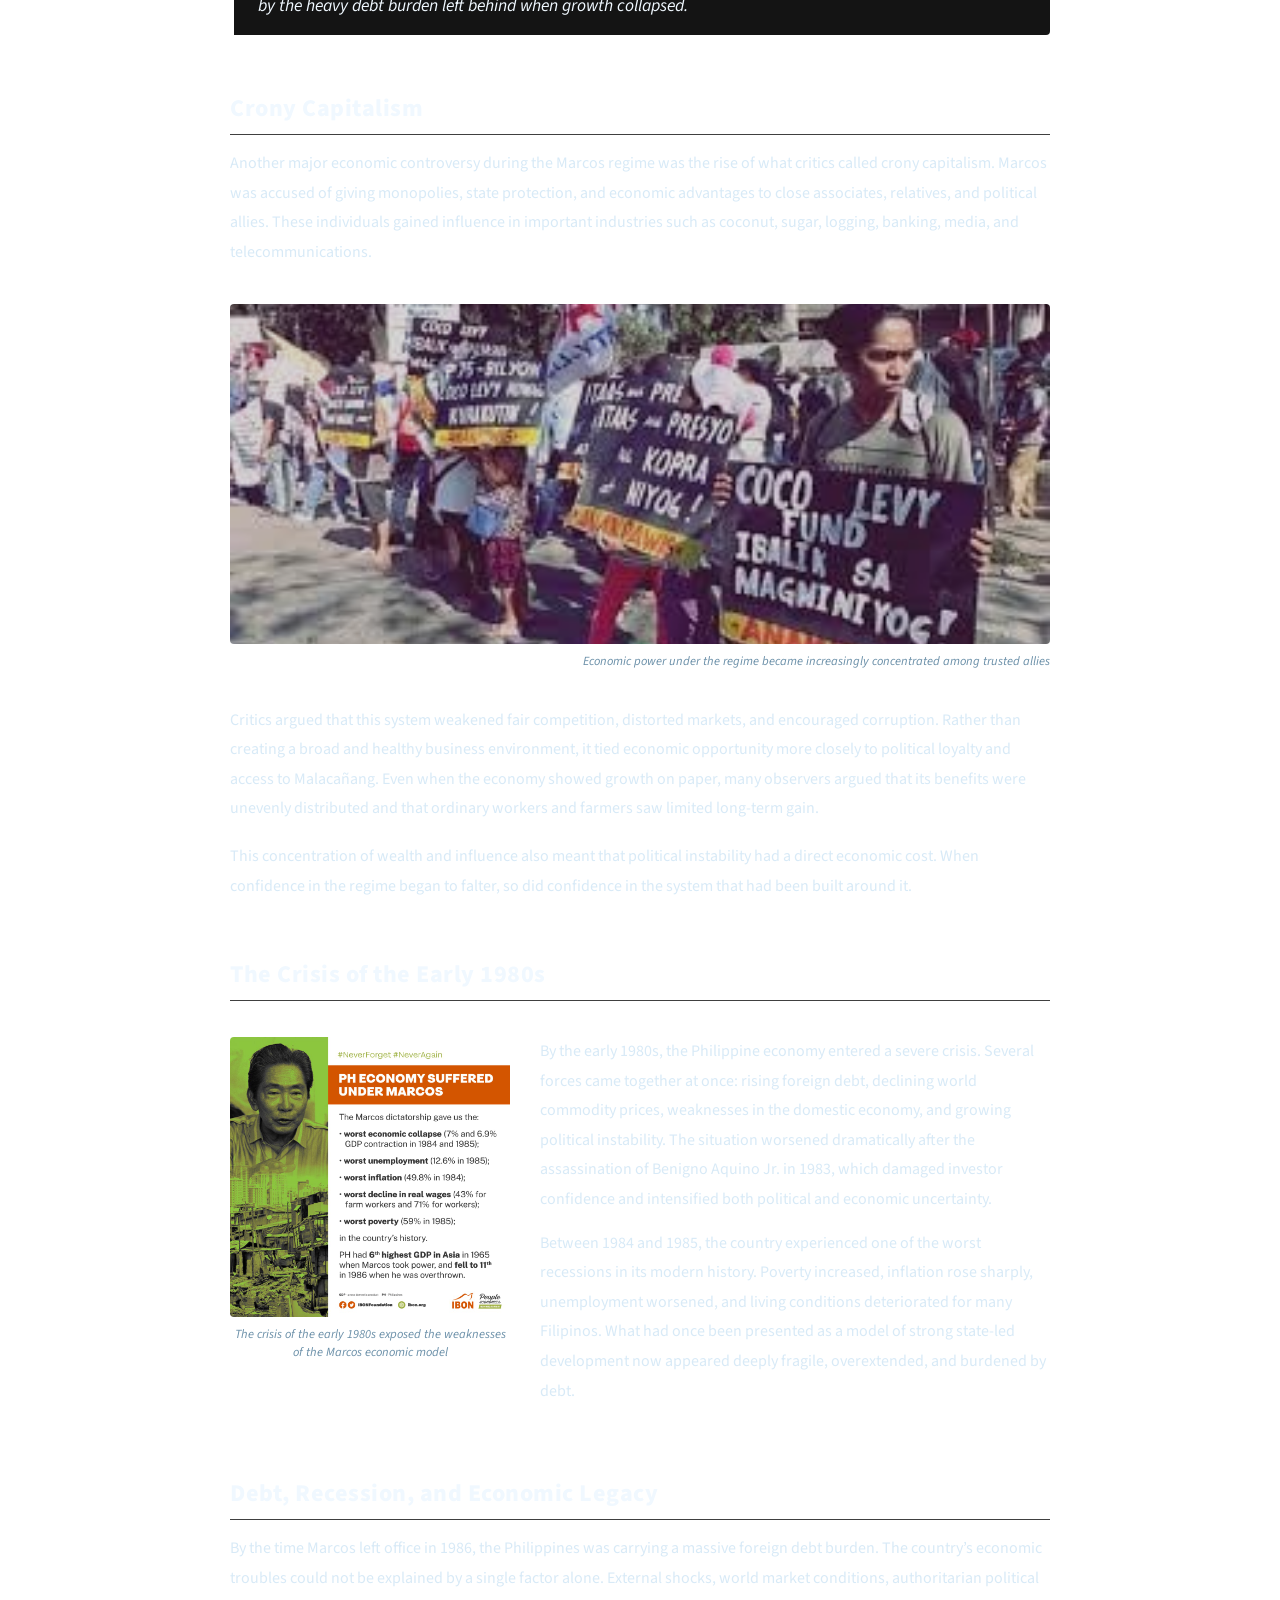
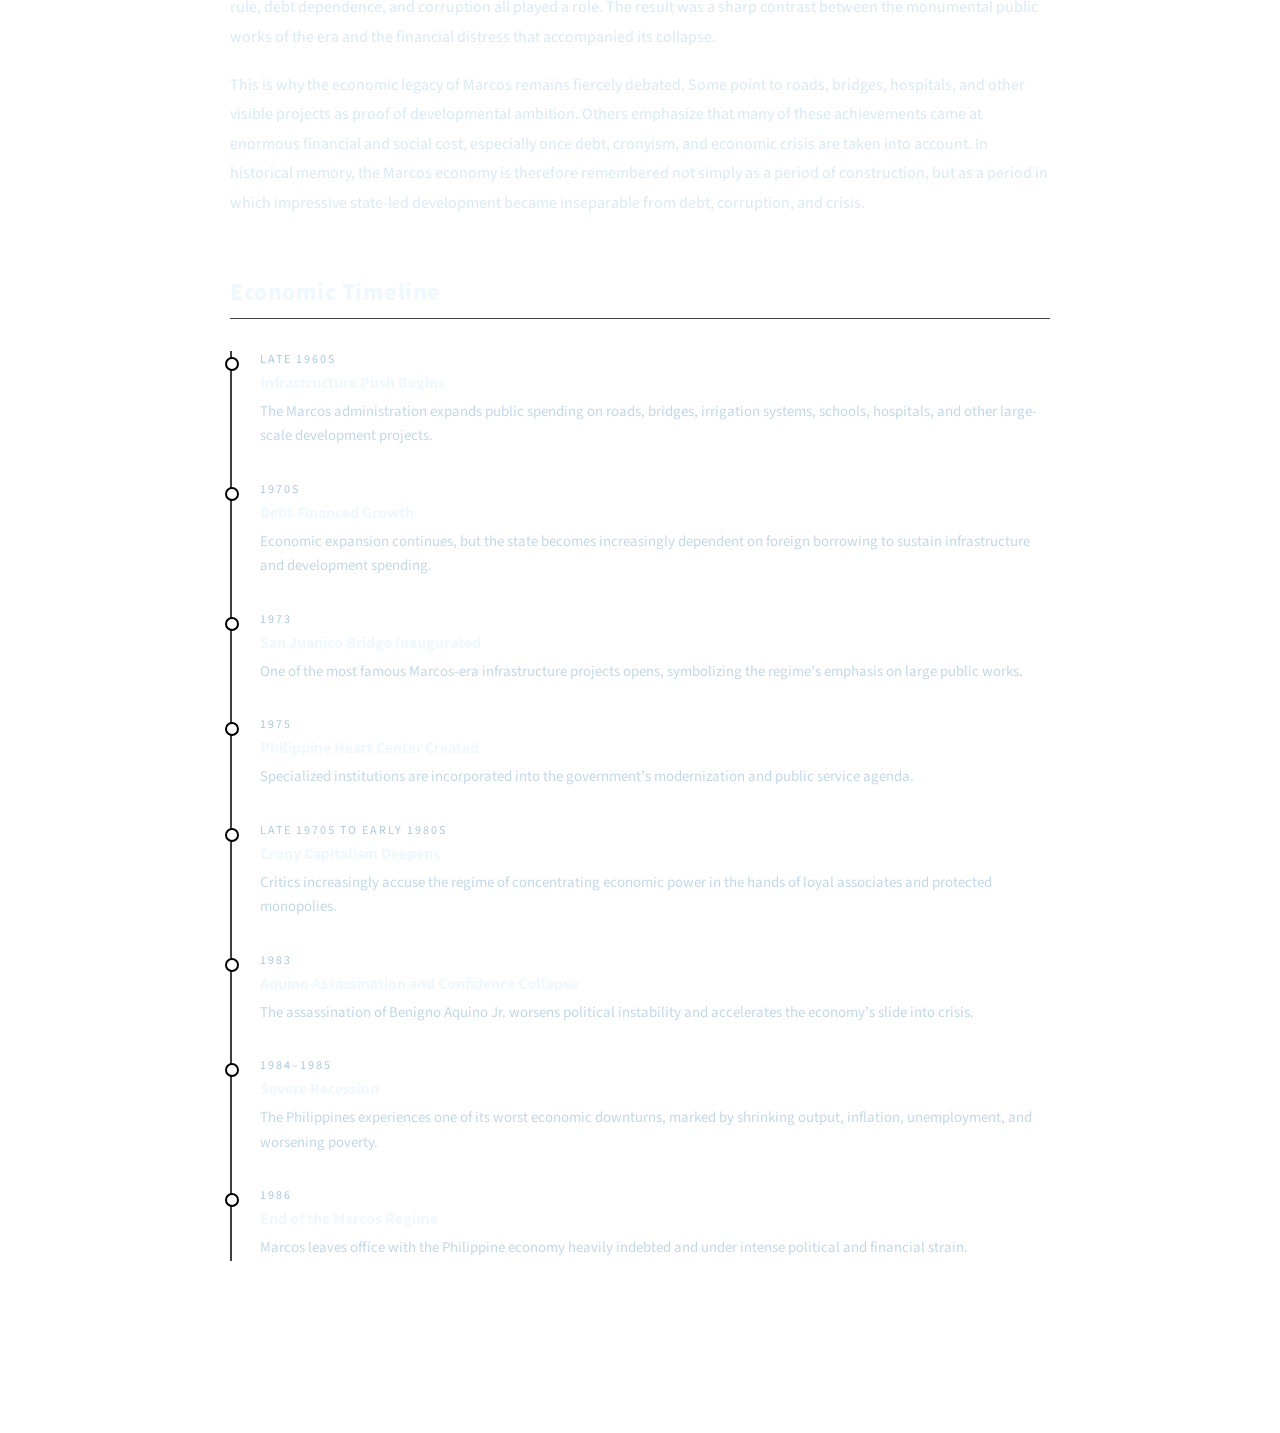
<file: Economic.html>
<!DOCTYPE html>
<html lang="en">
<head>
    <meta charset="UTF-8">
    <meta name="viewport" content="width=device-width, initial-scale=1.0">
    <title>Economic - Marcos Data Archive</title>
    <link rel="stylesheet" href="design.css">
</head>
<body>
    <div class="main">
        <nav>
            <div class="logo">
                <img src="Images/philippines_flag.jpg" alt="Logo">
                <h1 class="title">Marcos Data Archive</h1>
            </div>
            <div class="center">
                <div class="menu">
                    <ul>
                        <li><a href="index.html">Home</a></li>
                        <li><a href="Documentation.html">Documentation</a></li>
                        <li><a href="Political.html">Political</a></li>
                        <li class="active"><a href="Economic.html">Economic</a></li>
                        <li><a href="Social.html">Social</a></li>
                        <li><a href="Cultural.html">Cultural</a></li>
                        <li><a href="Team.html">The Team</a></li>
                    </ul>
                </div>
            </div>
        </nav>

        <div class="main-body">

            <div class="page-hero">
                <h1>Economic Issues</h1>
                <p class="lead">
                    An examination of the Philippine economy during the Marcos era — from large-scale
                    infrastructure spending and debt-driven growth to crony capitalism, rising foreign
                    debt, and the severe economic crisis of the early 1980s.
                </p>
            </div>

            <div class="hero-image-wrap">
                <img src="Images/philippineseconomy.jpg" alt="Economic development during the Marcos era">
                <span class="hero-image-caption">Economic policy under Marcos combined visible construction, foreign borrowing, and deep structural controversy</span>
            </div>

            <div class="article-container">

                <h2>Infrastructure and Early Economic Expansion</h2>

                <div class="cutout-block">
                    <div class="cutout-img">
                    <img src="Images/marcoscutout3.png" alt="Ferdinand Marcos Sr.">
                    </div>
                    <div class="cutout-text">
                        <h3>State-Led Development</h3>
                        <p>
                            During Ferdinand Marcos Sr.’s early presidency in the late 1960s and through the 1970s,
                            the Philippine government invested heavily in infrastructure. Roads, bridges, irrigation
                            systems, schools, hospitals, and energy projects were presented as the foundation of a
                            modernizing economy. These public works were meant to improve transport, expand services,
                            and stimulate economic development across the country.
                        </p>
                        <p>
                            The regime used infrastructure as both an economic strategy and a political symbol.
                            Large-scale projects gave the impression of forward momentum and state capacity. To
                            supporters, this was evidence of decisive national leadership. To critics, however, the
                            impressive scale of construction often concealed deeper financial and political problems
                            that would become much more visible in the years ahead.
                        </p>
                    </div>
                </div>

                <div class="key-facts">
                    <h3>Key Facts</h3>
                    <ul>
                        <li>Major Marcos-era projects included the <strong>San Juanico Bridge</strong>, the <strong>North and South Luzon Expressways</strong>, irrigation works, hospitals, and other public infrastructure</li>
                        <li>The <strong>Philippine Heart Center</strong> was formally created in <strong>1975</strong></li>
                        <li>Economic growth in the 1970s was increasingly supported by <strong>foreign borrowing</strong></li>
                        <li>Foreign debt rose sharply during the Marcos years and became a central problem by the early 1980s</li>
                        <li>Critics accused the regime of practicing <strong>crony capitalism</strong> by giving allies control over major industries</li>
                        <li>The economy entered a severe crisis in the early 1980s, especially after the <strong>1983 assassination of Benigno Aquino Jr.</strong></li>
                        <li>By the mid-1980s, the Philippines was burdened by heavy debt, inflation, unemployment, and recession</li>
                    </ul>
                </div>

                <h2>Major Projects and Economic Ambition</h2>
                <p>
                    Among the most frequently cited projects of the Marcos period were the San Juanico Bridge linking
                    Samar and Leyte, the expansion and development associated with the North and South Luzon
                    Expressways, major irrigation systems, specialized medical institutions such as the Philippine
                    Heart Center, and energy-related projects in different parts of the country. These undertakings
                    were intended to strengthen connectivity, increase productivity, and present the Philippines as a
                    nation moving toward industrial and technical modernization.
                </p>

                <div class="photo-grid">
                    <div class="grid-item">
                        <img src="Images/bridge.jpg" alt="San Juanico Bridge">
                        <div class="photo-caption">San Juanico Bridge, one of the most iconic infrastructure projects of the era</div>
                    </div>
                    <div class="grid-item">
                    <img src="Images/slex.jpg" alt="SLEX Expressway">
                        <div class="photo-caption">Expressway development was tied to the image of national modernization</div>
                    </div>
                    <div class="grid-item">
                <img src="Images/heartcenter.jpg" alt="Philippine Heart Center">
                        <div class="photo-caption">Specialized institutions also formed part of the development program</div>
                    </div>
                </div>

                <p>
                    In the short term, this investment contributed to visible growth and helped reinforce the regime’s
                    image as energetic and developmental. New roads and public facilities were concrete, highly visible
                    achievements. But many of these gains rested on a fragile financial base. As the decade continued,
                    the state increasingly turned to foreign borrowing to sustain spending and maintain momentum.
                </p>

                <h2>Foreign Loans and Rising Debt</h2>

                <div class="article-photo-row">
                    <div class="row-text">
                        <p>
                            A major economic issue of the Marcos era was the growing dependence on foreign loans.
                            International banks, bilateral lenders, and multilateral institutions became increasingly
                            important sources of funding for the Philippine state. Borrowing made it possible to keep
                            financing infrastructure, public spending, and ambitious development plans even when
                            domestic resources were insufficient.
                        </p>
                        <p>
                            At first, this borrowing helped sustain economic expansion. Over time, however, the debt
                            burden grew rapidly. What appeared to be development success in the 1970s became much harder
                            to manage once external conditions worsened, global interest costs rose, and investor
                            confidence began to weaken. The country’s debt problem would eventually become one of the
                            defining economic legacies of the regime.
                        </p>
                    </div>
                    <div class="row-photo">
                        <img src="Images/debt.jpg" alt="Debt Graph">
                        <div class="photo-caption">Debt-financed growth brought visible expansion, but also long-term vulnerability</div>
                    </div>
                </div>

                <div class="pull-quote">
                    <p>
                        The Marcos economy was not defined only by what it built, but also by how it paid for those
                        projects — and by the heavy debt burden left behind when growth collapsed.
                    </p>
                </div>

                <h2>Crony Capitalism</h2>
                <p>
                    Another major economic controversy during the Marcos regime was the rise of what critics called
                    crony capitalism. Marcos was accused of giving monopolies, state protection, and economic
                    advantages to close associates, relatives, and political allies. These individuals gained
                    influence in important industries such as coconut, sugar, logging, banking, media, and
                    telecommunications.
                </p>

                <div class="photo-strip">
                    <img src="Images/coco.jpg" alt="Coco Levy protestors">
                    <div class="photo-caption">Economic power under the regime became increasingly concentrated among trusted allies</div>
                </div>

                <p>
                    Critics argued that this system weakened fair competition, distorted markets, and encouraged
                    corruption. Rather than creating a broad and healthy business environment, it tied economic
                    opportunity more closely to political loyalty and access to Malacañang. Even when the economy
                    showed growth on paper, many observers argued that its benefits were unevenly distributed and that
                    ordinary workers and farmers saw limited long-term gain.
                </p>
                <p>
                    This concentration of wealth and influence also meant that political instability had a direct
                    economic cost. When confidence in the regime began to falter, so did confidence in the system that
                    had been built around it.
                </p>

                <h2>The Crisis of the Early 1980s</h2>

                <div class="article-photo-row reverse">
                    <div class="row-text">
                        <p>
                            By the early 1980s, the Philippine economy entered a severe crisis. Several forces came
                            together at once: rising foreign debt, declining world commodity prices, weaknesses in the
                            domestic economy, and growing political instability. The situation worsened dramatically
                            after the assassination of Benigno Aquino Jr. in 1983, which damaged investor confidence
                            and intensified both political and economic uncertainty.
                        </p>
                        <p>
                            Between 1984 and 1985, the country experienced one of the worst recessions in its modern
                            history. Poverty increased, inflation rose sharply, unemployment worsened, and living
                            conditions deteriorated for many Filipinos. What had once been presented as a model of
                            strong state-led development now appeared deeply fragile, overextended, and burdened by
                            debt.
                        </p>
                    </div>
                    <div class="row-photo">
                        <img src="Images/debt2.jpg" alt="Economic Crisis.">
                        <div class="photo-caption">The crisis of the early 1980s exposed the weaknesses of the Marcos economic model</div>
                    </div>
                </div>

                <h2>Debt, Recession, and Economic Legacy</h2>
                <p>
                    By the time Marcos left office in 1986, the Philippines was carrying a massive foreign debt burden.
                    The country’s economic troubles could not be explained by a single factor alone. External shocks,
                    world market conditions, authoritarian political rule, debt dependence, and corruption all played a
                    role. The result was a sharp contrast between the monumental public works of the era and the
                    financial distress that accompanied its collapse.
                </p>
                <p>
                    This is why the economic legacy of Marcos remains fiercely debated. Some point to roads, bridges,
                    hospitals, and other visible projects as proof of developmental ambition. Others emphasize that many
                    of these achievements came at enormous financial and social cost, especially once debt, cronyism,
                    and economic crisis are taken into account. In historical memory, the Marcos economy is therefore
                    remembered not simply as a period of construction, but as a period in which impressive state-led
                    development became inseparable from debt, corruption, and crisis.
                </p>

                <h2>Economic Timeline</h2>
                <div class="timeline">
                    <div class="timeline-item">
                        <div class="year">Late 1960s</div>
                        <h4>Infrastructure Push Begins</h4>
                        <p>
                            The Marcos administration expands public spending on roads, bridges, irrigation systems,
                            schools, hospitals, and other large-scale development projects.
                        </p>
                    </div>

                    <div class="timeline-item">
                        <div class="year">1970s</div>
                        <h4>Debt-Financed Growth</h4>
                        <p>
                            Economic expansion continues, but the state becomes increasingly dependent on foreign
                            borrowing to sustain infrastructure and development spending.
                        </p>
                    </div>

                    <div class="timeline-item">
                        <div class="year">1973</div>
                        <h4>San Juanico Bridge Inaugurated</h4>
                        <p>
                            One of the most famous Marcos-era infrastructure projects opens, symbolizing the regime’s
                            emphasis on large public works.
                        </p>
                    </div>

                    <div class="timeline-item">
                        <div class="year">1975</div>
                        <h4>Philippine Heart Center Created</h4>
                        <p>
                            Specialized institutions are incorporated into the government’s modernization and public
                            service agenda.
                        </p>
                    </div>

                    <div class="timeline-item">
                        <div class="year">Late 1970s to Early 1980s</div>
                        <h4>Crony Capitalism Deepens</h4>
                        <p>
                            Critics increasingly accuse the regime of concentrating economic power in the hands of
                            loyal associates and protected monopolies.
                        </p>
                    </div>

                    <div class="timeline-item">
                        <div class="year">1983</div>
                        <h4>Aquino Assassination and Confidence Collapse</h4>
                        <p>
                            The assassination of Benigno Aquino Jr. worsens political instability and accelerates the
                            economy’s slide into crisis.
                        </p>
                    </div>

                    <div class="timeline-item">
                        <div class="year">1984–1985</div>
                        <h4>Severe Recession</h4>
                        <p>
                            The Philippines experiences one of its worst economic downturns, marked by shrinking
                            output, inflation, unemployment, and worsening poverty.
                        </p>
                    </div>

                    <div class="timeline-item">
                        <div class="year">1986</div>
                        <h4>End of the Marcos Regime</h4>
                        <p>
                            Marcos leaves office with the Philippine economy heavily indebted and under intense
                            political and financial strain.
                        </p>
                    </div>
                </div>

            </div>
</body>
</html>
</file>
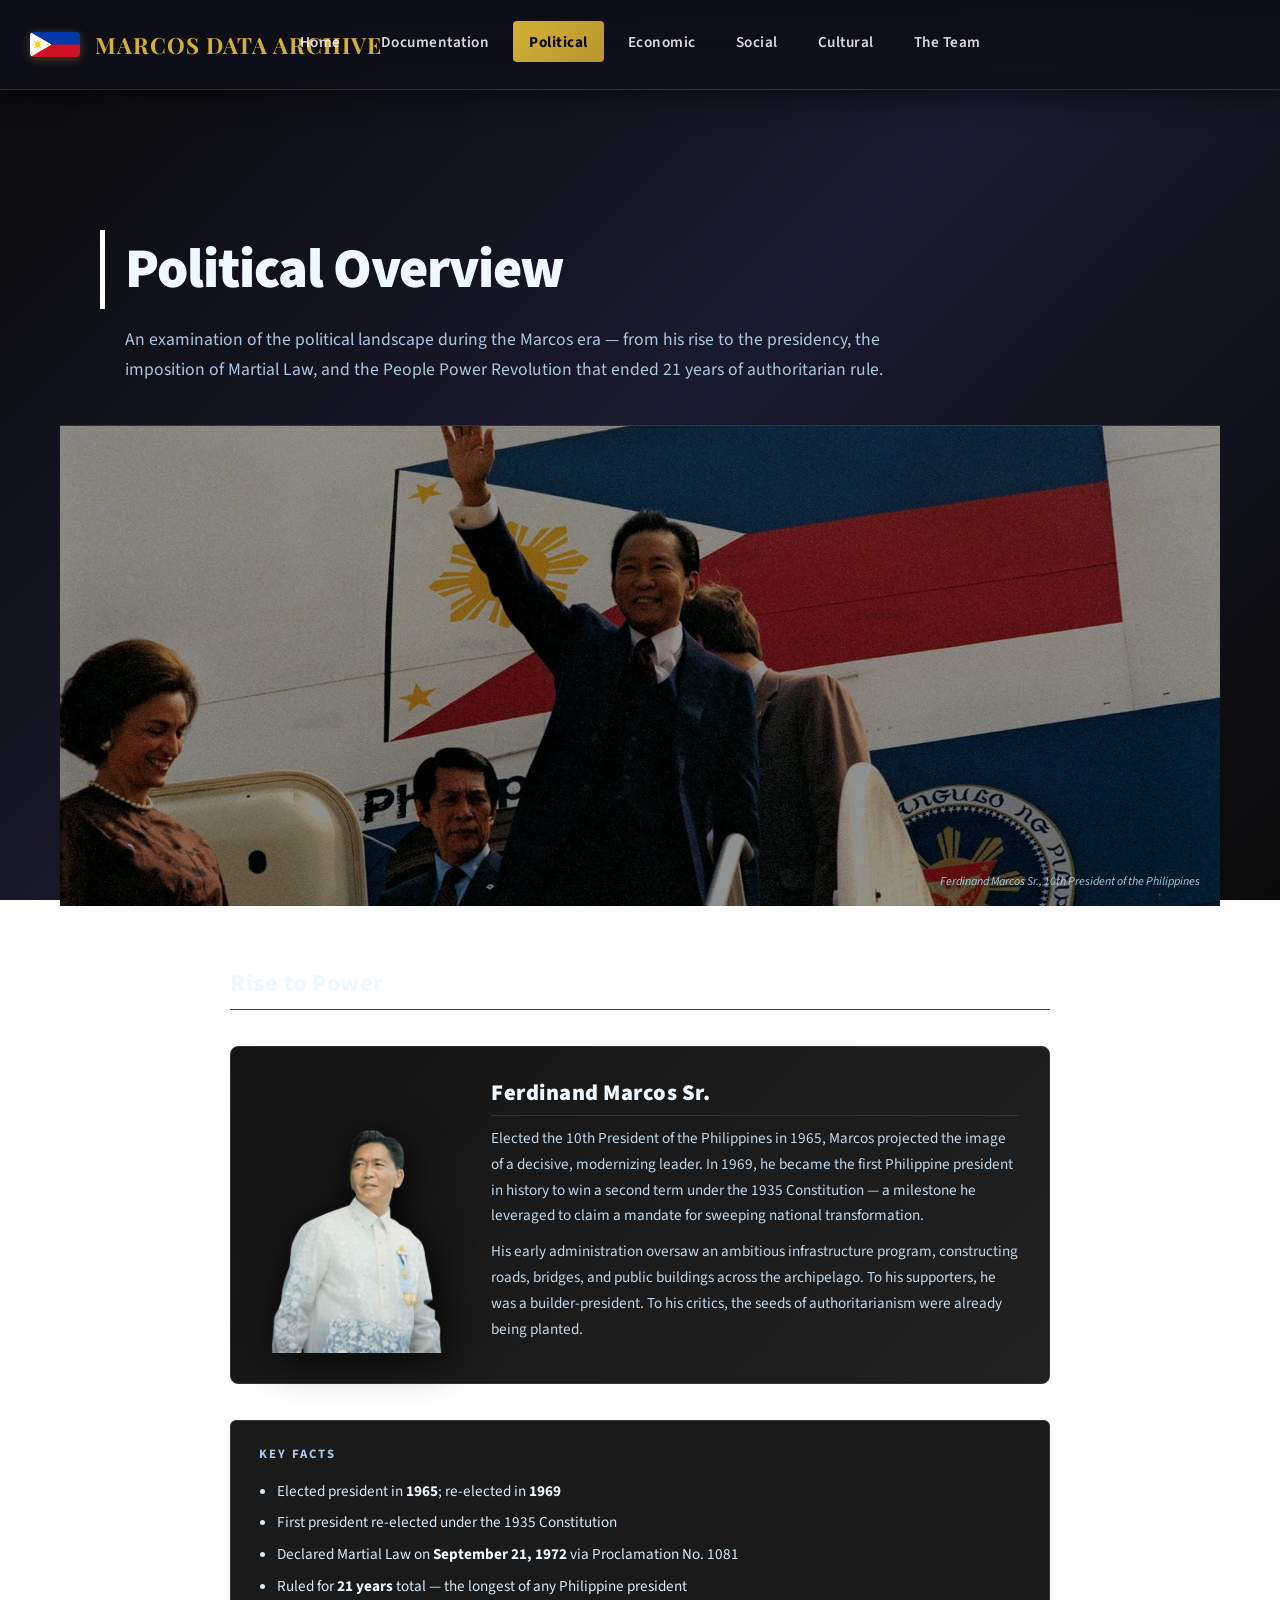
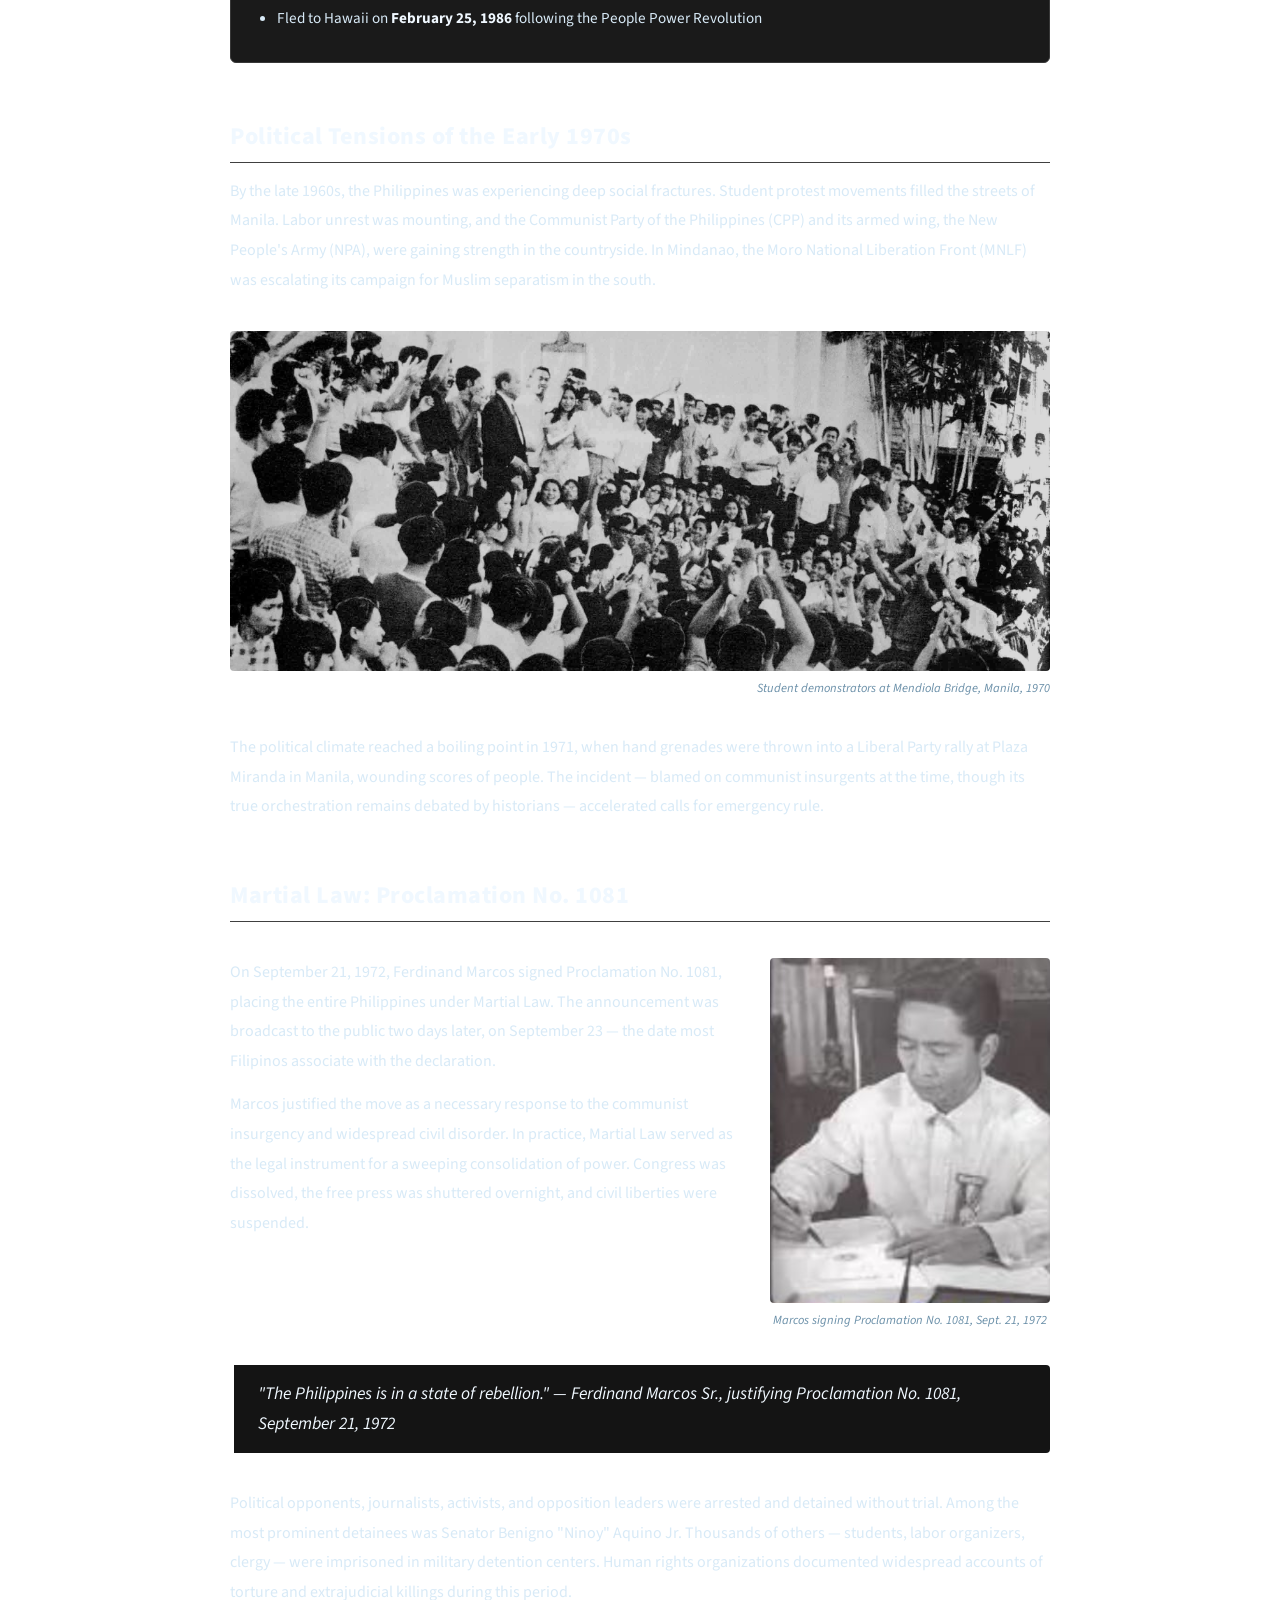
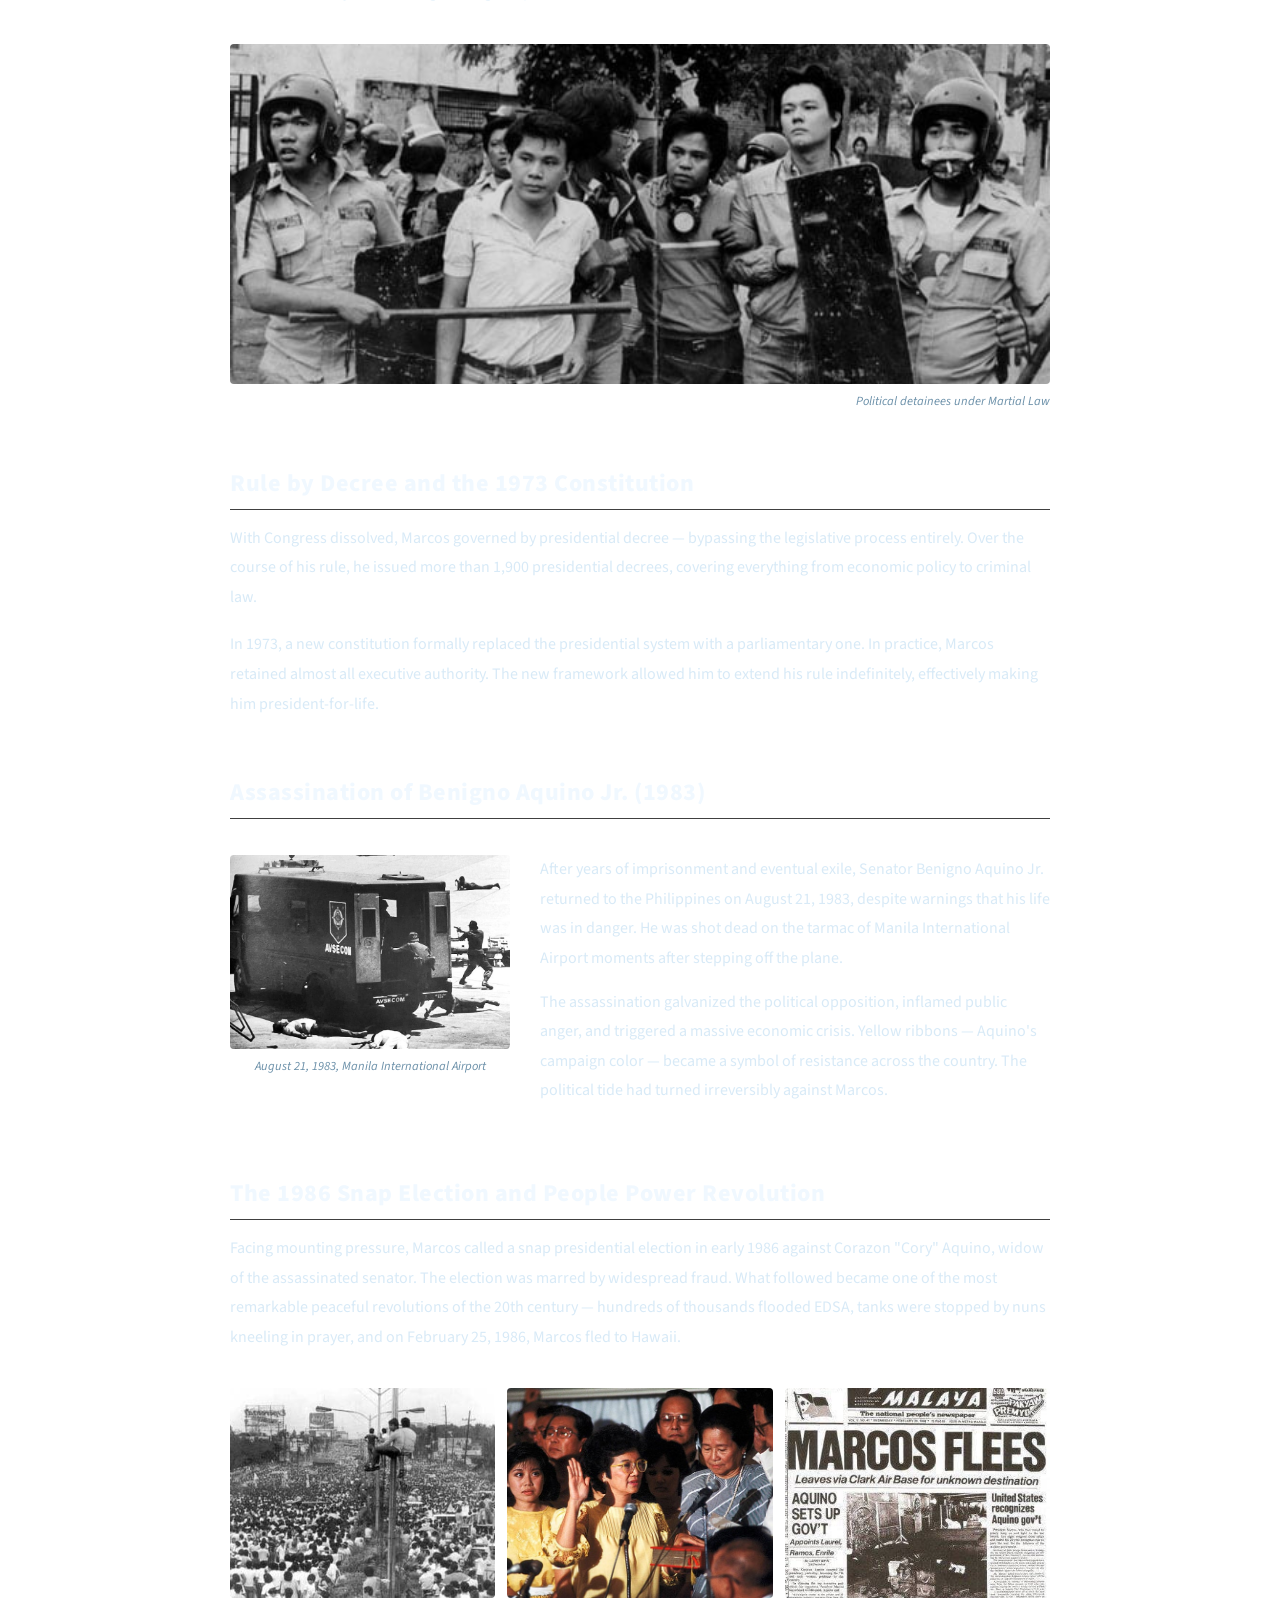
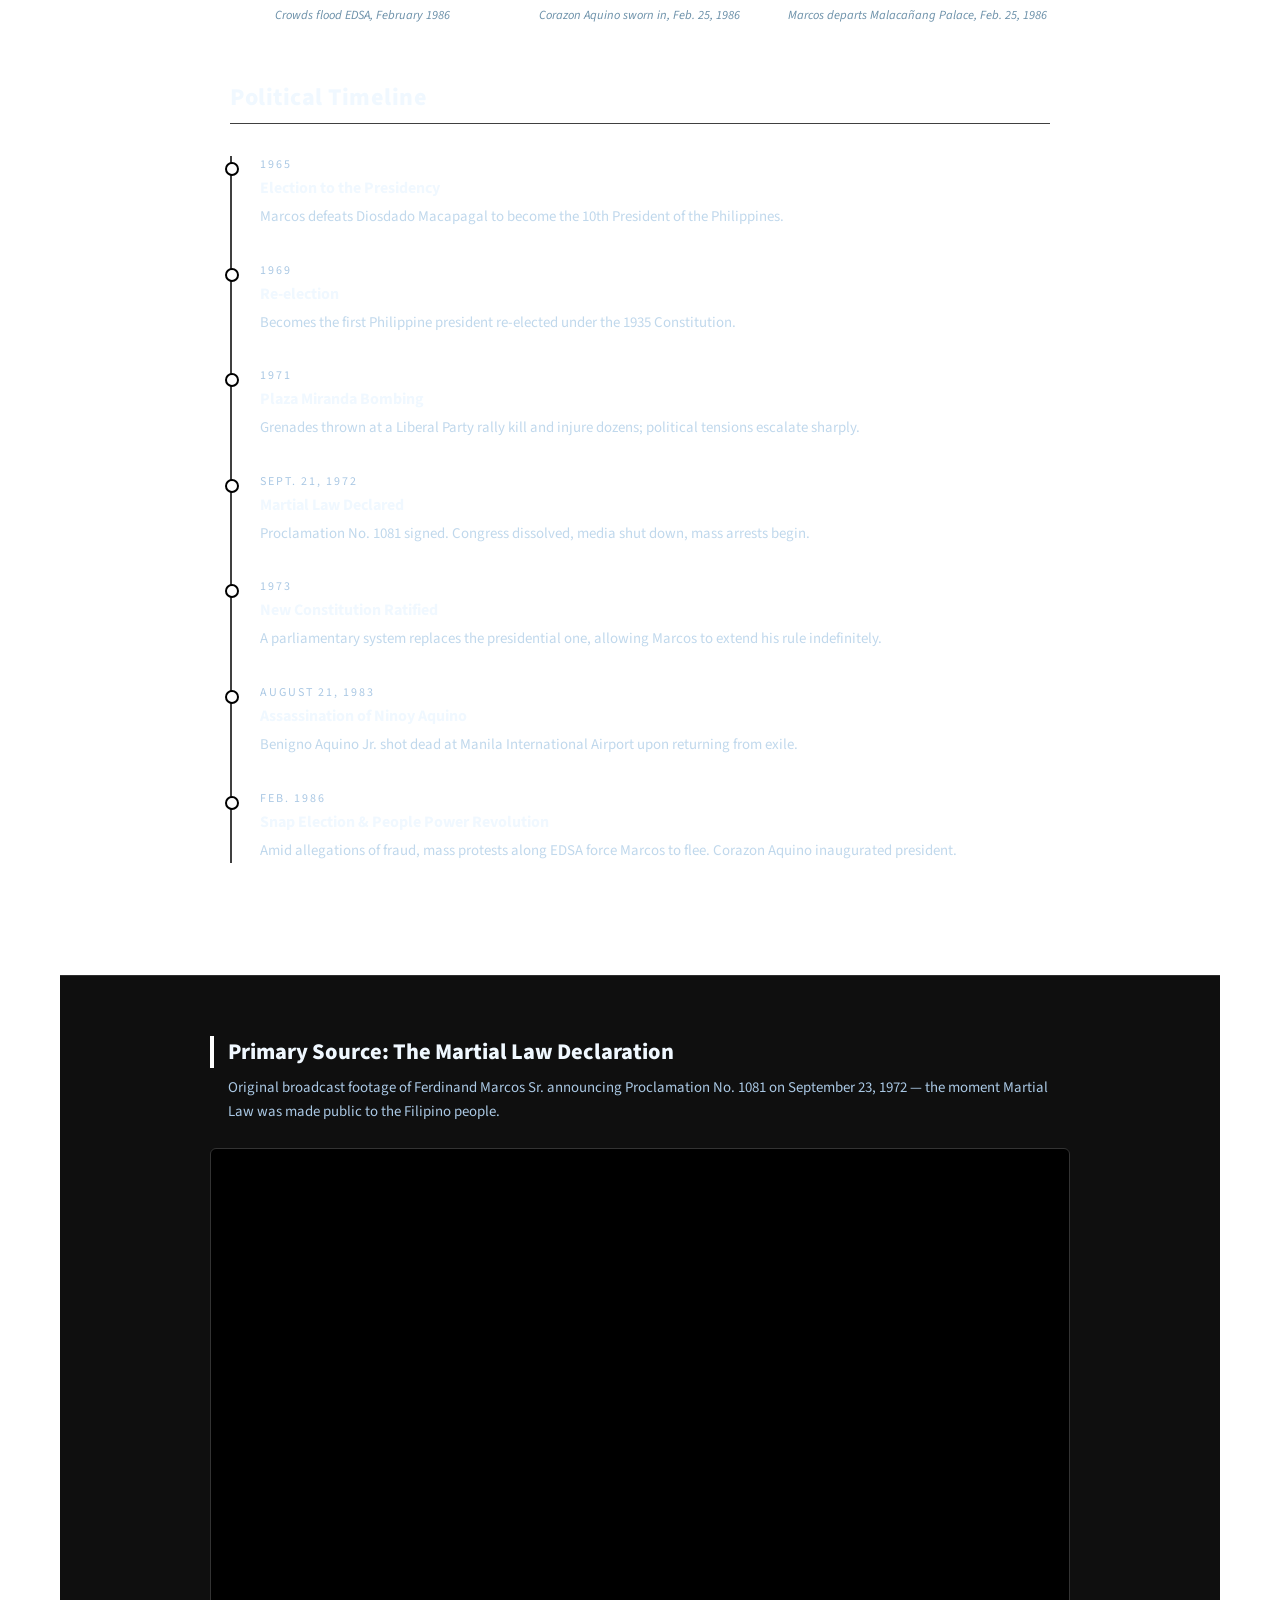
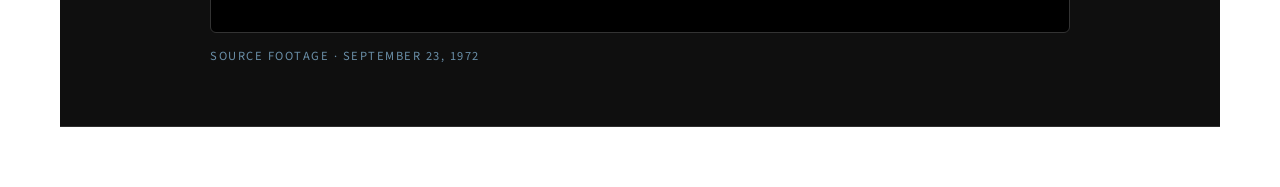
<file: Political.html>
<!DOCTYPE html>
<html lang="en">
<head>
    <meta charset="UTF-8">
    <meta name="viewport" content="width=device-width, initial-scale=1.0">
    <title>Political - Marcos Data Archive</title>
    <link rel="stylesheet" href="design.css">
</head>
<body>
    <div class="main">
        <nav>
            <div class="logo">
                <img src="Images/philippines_flag.jpg" alt="Logo">
                <h1 class="title">Marcos Data Archive</h1>
            </div>
            <div class="center">
                <div class="menu">
                    <ul>
                        <li><a href="index.html">Home</a></li>
                        <li><a href="Documentation.html">Documentation</a></li>
                        <li class="active"><a href="Political.html">Political</a></li>
                        <li><a href="Economic.html">Economic</a></li>
                        <li><a href="Social.html">Social</a></li>
                        <li><a href="Cultural.html">Cultural</a></li>
                        <li><a href="Team.html">The Team</a></li>
                    </ul>
                </div>
            </div>
        </nav>

        <div class="main-body">

            <div class="page-hero">
                <h1>Political Overview</h1>
                <p class="lead">An examination of the political landscape during the Marcos era — from his rise to the presidency, the imposition of Martial Law, and the People Power Revolution that ended 21 years of authoritarian rule.</p>
            </div>


            <div class="hero-image-wrap">
                <img src="Images/Ferdinand Marcos.webp" alt="Ferdinand Marcos Sr.">
                <span class="hero-image-caption">Ferdinand Marcos Sr., 10th President of the Philippines</span>
            </div>

            <div class="article-container">

                <h2>Rise to Power</h2>

                <div class="cutout-block">
                    <div class="cutout-img">
                        <img src="Images/marcoscutout.png" alt="Ferdinand Marcos Sr.">
                    </div>

                    <div class="cutout-text">
                        <h3>Ferdinand Marcos Sr.</h3>
                        <p>Elected the 10th President of the Philippines in 1965, Marcos projected the image of a decisive, modernizing leader. In 1969, he became the first Philippine president in history to win a second term under the 1935 Constitution — a milestone he leveraged to claim a mandate for sweeping national transformation.</p>
                        <p>His early administration oversaw an ambitious infrastructure program, constructing roads, bridges, and public buildings across the archipelago. To his supporters, he was a builder-president. To his critics, the seeds of authoritarianism were already being planted.</p>
                    </div>
                </div>

                <div class="key-facts">
                    <h3>Key Facts</h3>
                    <ul>
                        <li>Elected president in <strong>1965</strong>; re-elected in <strong>1969</strong></li>
                        <li>First president re-elected under the 1935 Constitution</li>
                        <li>Declared Martial Law on <strong>September 21, 1972</strong> via Proclamation No. 1081</li>
                        <li>Ruled for <strong>21 years</strong> total — the longest of any Philippine president</li>
                        <li>Fled to Hawaii on <strong>February 25, 1986</strong> following the People Power Revolution</li>
                    </ul>
                </div>

                <h2>Political Tensions of the Early 1970s</h2>
                <p>By the late 1960s, the Philippines was experiencing deep social fractures. Student protest movements filled the streets of Manila. Labor unrest was mounting, and the Communist Party of the Philippines (CPP) and its armed wing, the New People's Army (NPA), were gaining strength in the countryside. In Mindanao, the Moro National Liberation Front (MNLF) was escalating its campaign for Muslim separatism in the south.</p>


                <div class="photo-strip">
                        <img src="Images/First Quarter Storm.jpg" alt="First Quarter Storm, Manila 1970">
                    <div class="photo-caption">Student demonstrators at Mendiola Bridge, Manila, 1970</div>
                </div>

                <p>The political climate reached a boiling point in 1971, when hand grenades were thrown into a Liberal Party rally at Plaza Miranda in Manila, wounding scores of people. The incident — blamed on communist insurgents at the time, though its true orchestration remains debated by historians — accelerated calls for emergency rule.</p>

                <h2>Martial Law: Proclamation No. 1081</h2>


                <div class="article-photo-row">
                    <div class="row-text">
                        <p>On September 21, 1972, Ferdinand Marcos signed Proclamation No. 1081, placing the entire Philippines under Martial Law. The announcement was broadcast to the public two days later, on September 23 — the date most Filipinos associate with the declaration.</p>
                        <p>Marcos justified the move as a necessary response to the communist insurgency and widespread civil disorder. In practice, Martial Law served as the legal instrument for a sweeping consolidation of power. Congress was dissolved, the free press was shuttered overnight, and civil liberties were suspended.</p>
                    </div>
                    <div class="row-photo">
                            <img src="Images/marcos1081.jpg" alt="Marcos signing Proclamation No. 1081">
                        <div class="photo-caption">Marcos signing Proclamation No. 1081, Sept. 21, 1972</div>
                    </div>
                </div>

                <div class="pull-quote">
                    <p>"The Philippines is in a state of rebellion." — Ferdinand Marcos Sr., justifying Proclamation No. 1081, September 21, 1972</p>
                </div>

                <p>Political opponents, journalists, activists, and opposition leaders were arrested and detained without trial. Among the most prominent detainees was Senator Benigno "Ninoy" Aquino Jr. Thousands of others — students, labor organizers, clergy — were imprisoned in military detention centers. Human rights organizations documented widespread accounts of torture and extrajudicial killings during this period.</p>


                <div class="photo-strip">
                    <img src="Images/politicaldetainees.jpg" alt="Benigno Aquino Jr.">
                    <div class="photo-caption">Political detainees under Martial Law</div>
                </div>

                <h2>Rule by Decree and the 1973 Constitution</h2>
                <p>With Congress dissolved, Marcos governed by presidential decree — bypassing the legislative process entirely. Over the course of his rule, he issued more than 1,900 presidential decrees, covering everything from economic policy to criminal law.</p>
                <p>In 1973, a new constitution formally replaced the presidential system with a parliamentary one. In practice, Marcos retained almost all executive authority. The new framework allowed him to extend his rule indefinitely, effectively making him president-for-life.</p>

                <h2>Assassination of Benigno Aquino Jr. (1983)</h2>

                <div class="article-photo-row reverse">
                    <div class="row-text">
                        <p>After years of imprisonment and eventual exile, Senator Benigno Aquino Jr. returned to the Philippines on August 21, 1983, despite warnings that his life was in danger. He was shot dead on the tarmac of Manila International Airport moments after stepping off the plane.</p>
                        <p>The assassination galvanized the political opposition, inflamed public anger, and triggered a massive economic crisis. Yellow ribbons — Aquino's campaign color — became a symbol of resistance across the country. The political tide had turned irreversibly against Marcos.</p>
                    </div>
                    <div class="row-photo">
                            <img src="Images/manilaairport1983.jpg" alt="Benigno Aquino Jr.">
                        <div class="photo-caption">August 21, 1983, Manila International Airport</div>
                    </div>
                </div>

                <h2>The 1986 Snap Election and People Power Revolution</h2>
                <p>Facing mounting pressure, Marcos called a snap presidential election in early 1986 against Corazon "Cory" Aquino, widow of the assassinated senator. The election was marred by widespread fraud. What followed became one of the most remarkable peaceful revolutions of the 20th century — hundreds of thousands flooded EDSA, tanks were stopped by nuns kneeling in prayer, and on February 25, 1986, Marcos fled to Hawaii.</p>

                <div class="photo-grid">
                    <div class="grid-item">
                            <img src="Images/feb1986.jpg" alt="Crowds at EDSA February 1986">
                        <div class="photo-caption">Crowds flood EDSA, February 1986</div>
                    </div>
                    <div class="grid-item">
                            <img src="Images/cainaguration1986.jpg" alt="Corazon Aquino sworn in 1986">
                        <div class="photo-caption">Corazon Aquino sworn in, Feb. 25, 1986</div>
                    </div>
                    <div class="grid-item">
                            <img src="Images/marcosflees.jpg" alt="Marcos fleeing Malacañang 1986">
                        <div class="photo-caption">Marcos departs Malacañang Palace, Feb. 25, 1986</div>
                    </div>
                </div>

                <h2>Political Timeline</h2>
                <div class="timeline">
                    <div class="timeline-item">
                        <div class="year">1965</div>
                        <h4>Election to the Presidency</h4>
                        <p>Marcos defeats Diosdado Macapagal to become the 10th President of the Philippines.</p>
                    </div>
                    <div class="timeline-item">
                        <div class="year">1969</div>
                        <h4>Re-election</h4>
                        <p>Becomes the first Philippine president re-elected under the 1935 Constitution.</p>
                    </div>
                    <div class="timeline-item">
                        <div class="year">1971</div>
                        <h4>Plaza Miranda Bombing</h4>
                        <p>Grenades thrown at a Liberal Party rally kill and injure dozens; political tensions escalate sharply.</p>
                    </div>
                    <div class="timeline-item">
                        <div class="year">Sept. 21, 1972</div>
                        <h4>Martial Law Declared</h4>
                        <p>Proclamation No. 1081 signed. Congress dissolved, media shut down, mass arrests begin.</p>
                    </div>
                    <div class="timeline-item">
                        <div class="year">1973</div>
                        <h4>New Constitution Ratified</h4>
                        <p>A parliamentary system replaces the presidential one, allowing Marcos to extend his rule indefinitely.</p>
                    </div>
                    <div class="timeline-item">
                        <div class="year">August 21, 1983</div>
                        <h4>Assassination of Ninoy Aquino</h4>
                        <p>Benigno Aquino Jr. shot dead at Manila International Airport upon returning from exile.</p>
                    </div>
                    <div class="timeline-item">
                        <div class="year">Feb. 1986</div>
                        <h4>Snap Election & People Power Revolution</h4>
                        <p>Amid allegations of fraud, mass protests along EDSA force Marcos to flee. Corazon Aquino inaugurated president.</p>
                    </div>
                </div>

            </div>

<div class="video-section">
    <div class="video-inner">
        <h2>Primary Source: The Martial Law Declaration</h2>
        <p class="video-desc">Original broadcast footage of Ferdinand Marcos Sr. announcing Proclamation No. 1081 on September 23, 1972 — the moment Martial Law was made public to the Filipino people.</p>
        <div class="video-wrapper">
            <iframe 
                width="100%" 
                height="315"
                src="https://www.youtube.com/embed/HkDeu17nqTU" 
                title="Martial Law Declaration" 
                frameborder="0" 
                allow="accelerometer; autoplay; clipboard-write; encrypted-media; gyroscope; picture-in-picture; web-share" 
                allowfullscreen
                loading="eager">
            </iframe>
        </div>
        <span class="video-label">Source footage · September 23, 1972</span>
    </div>
</div>
</body>
</html>
</file>
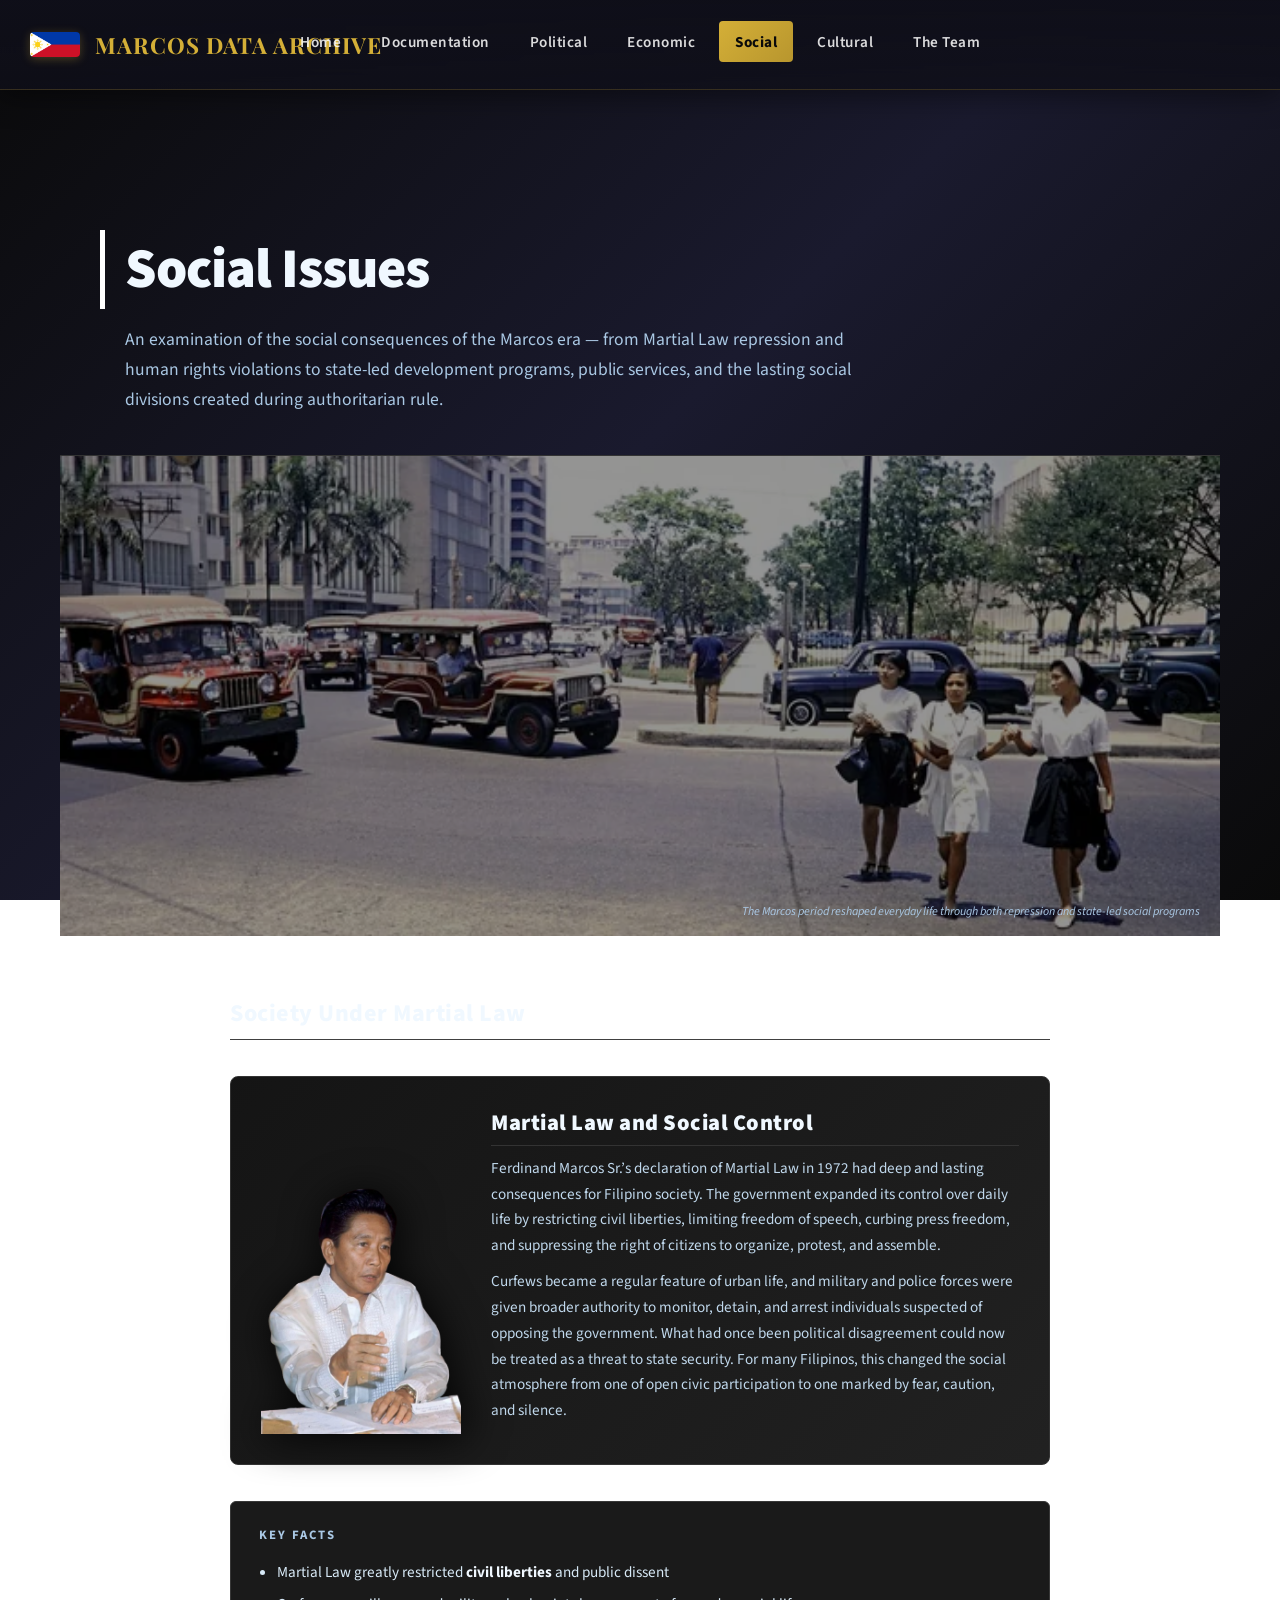
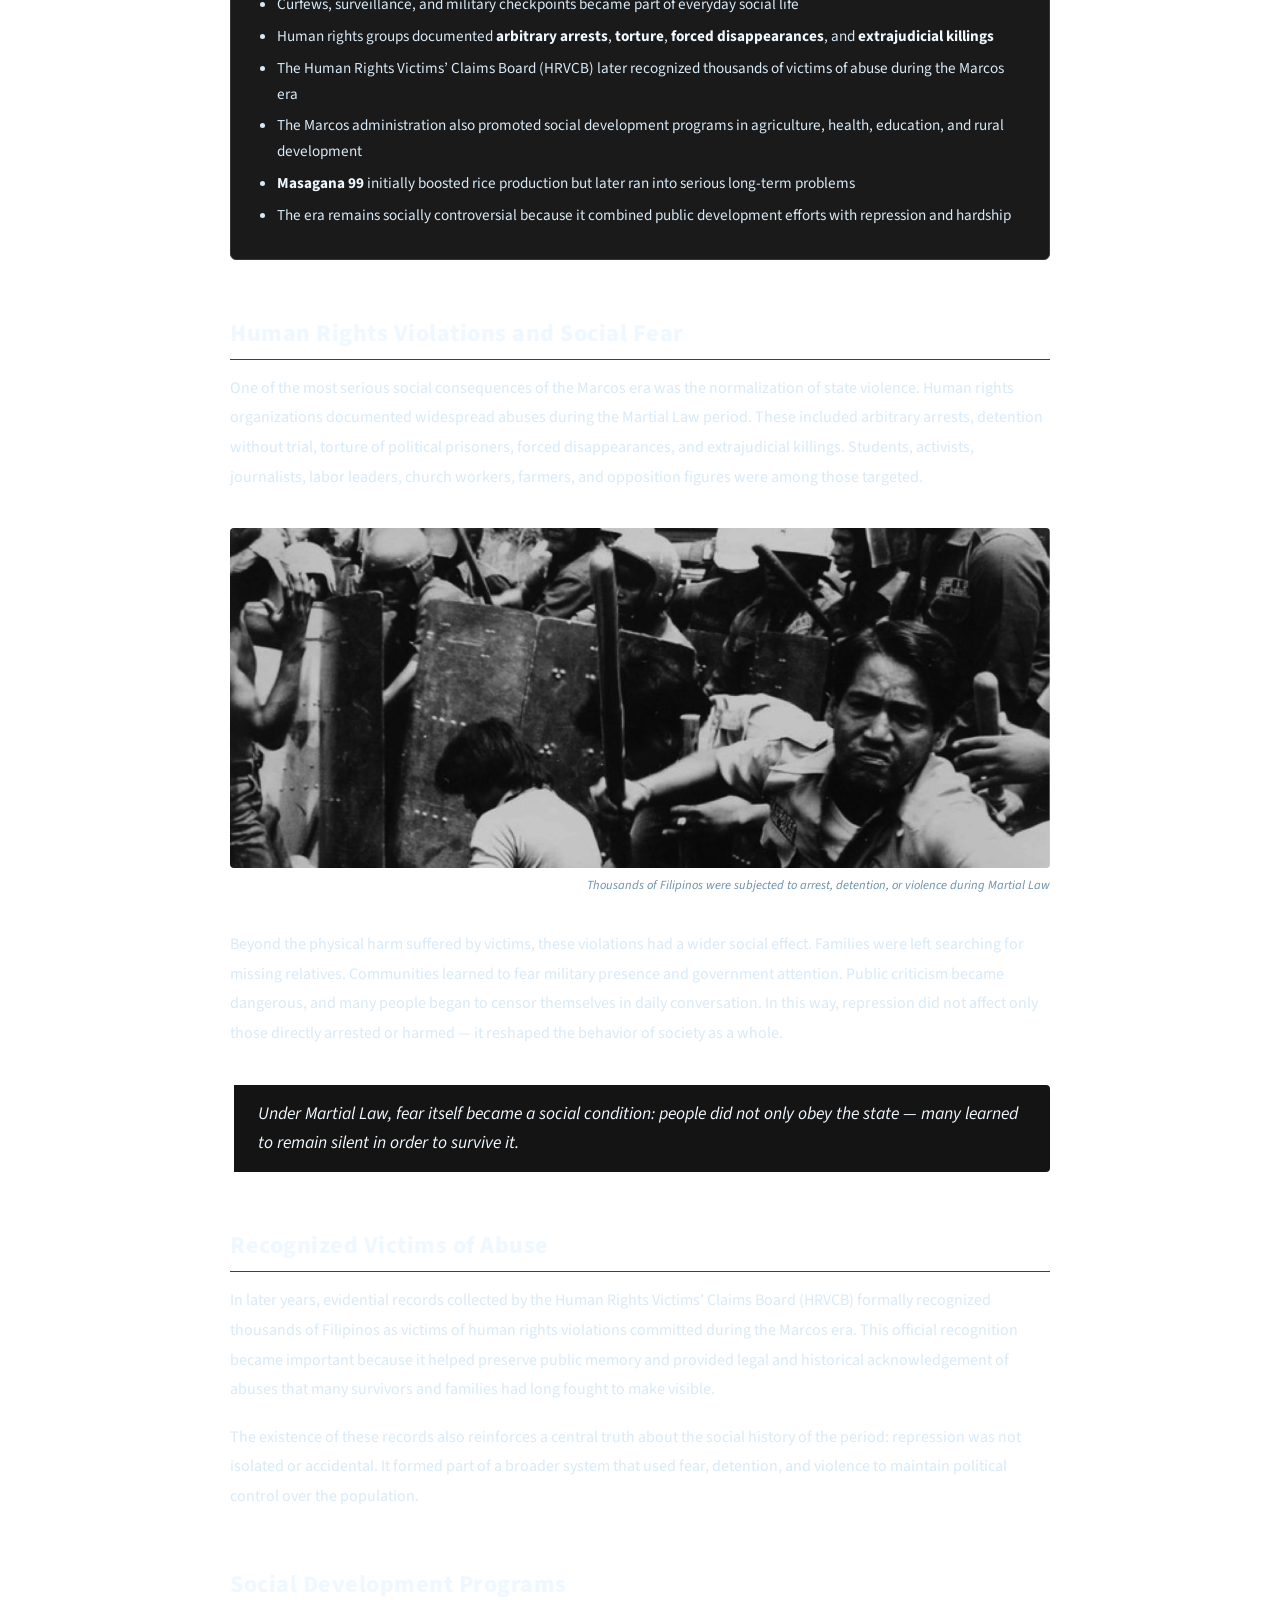
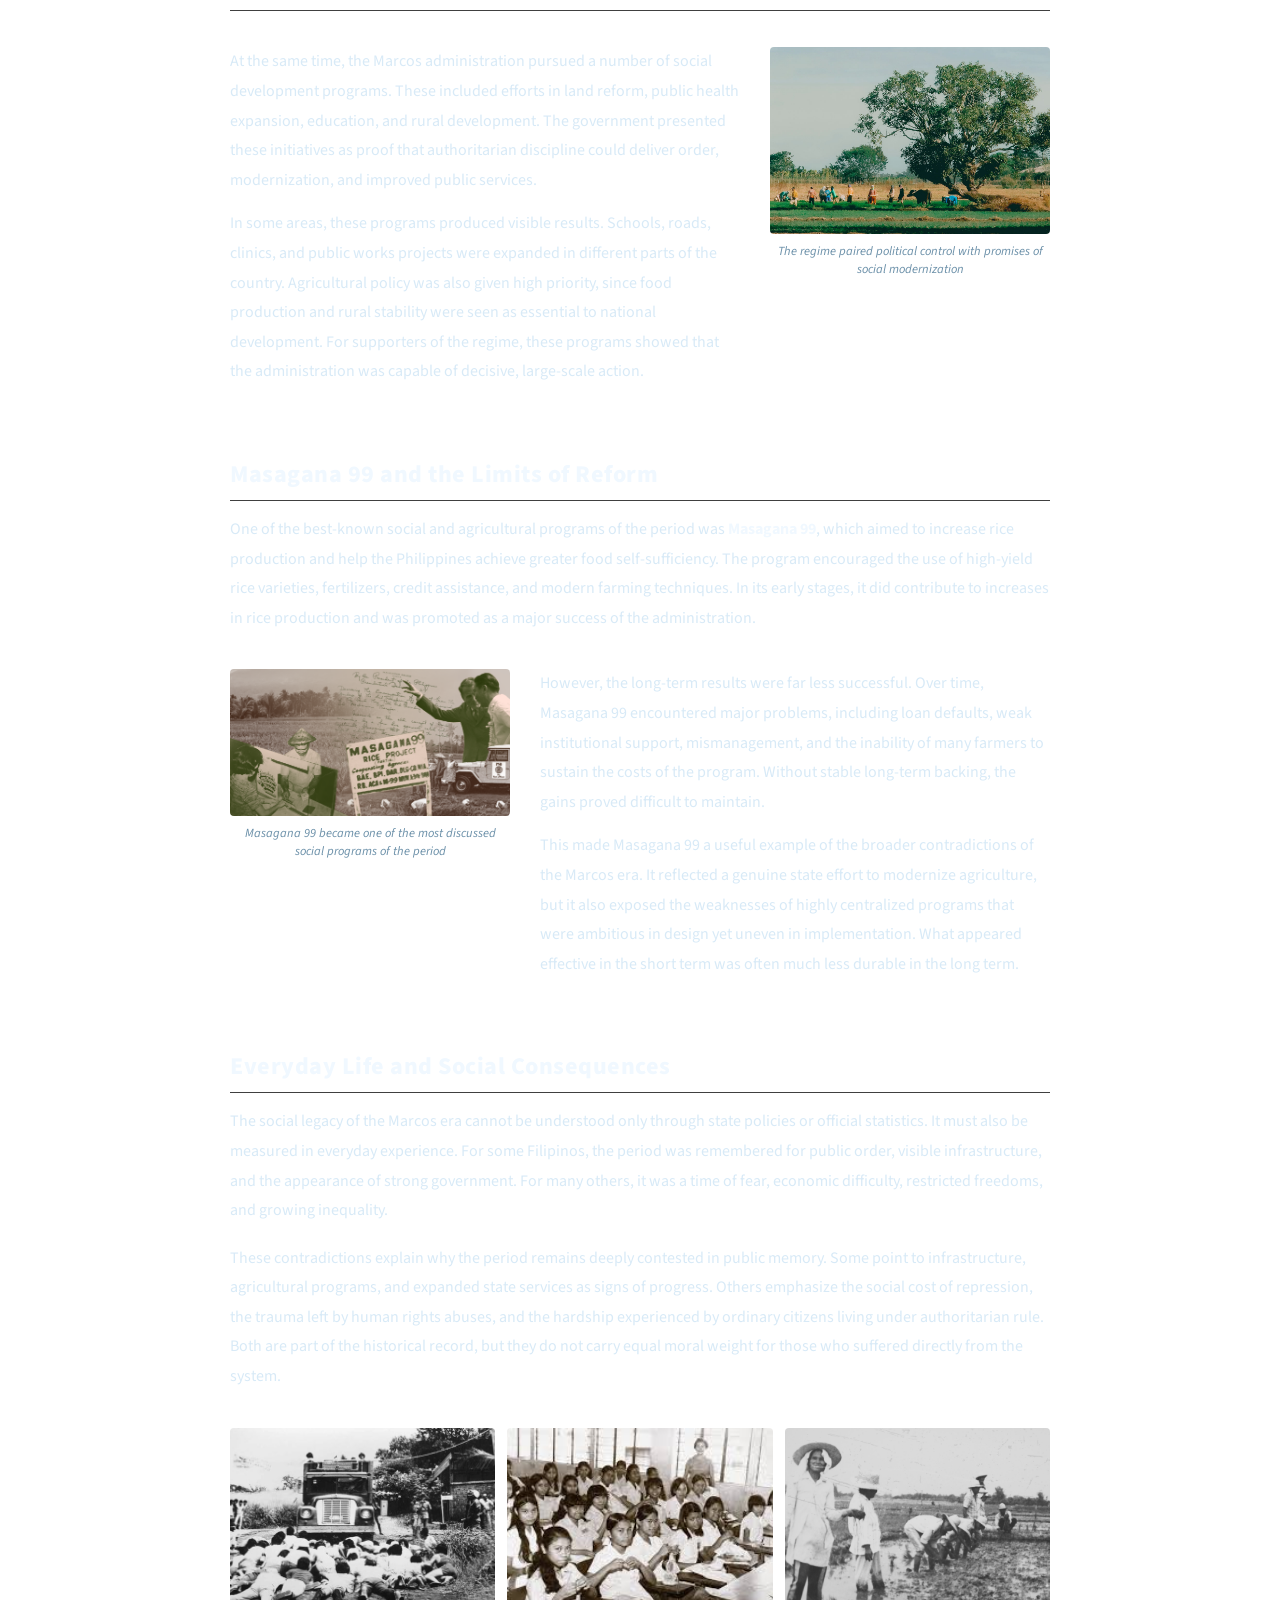
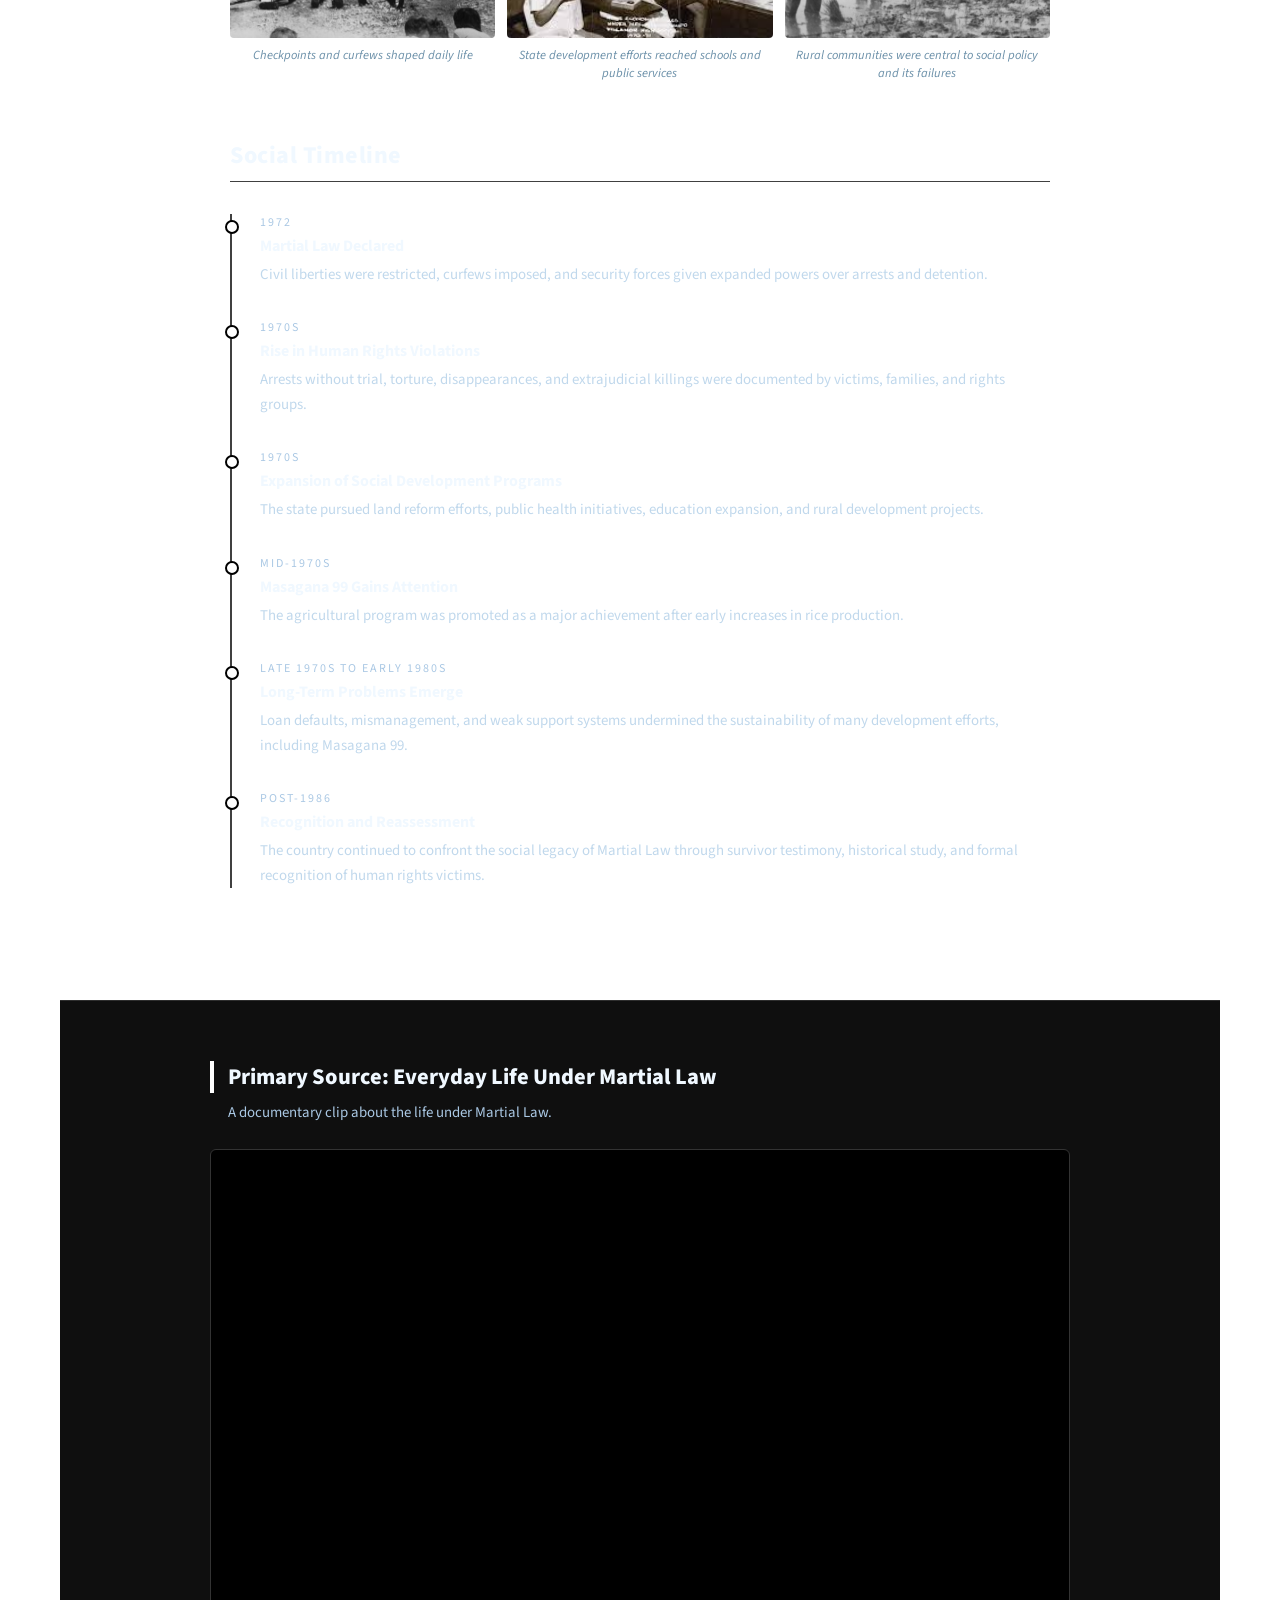
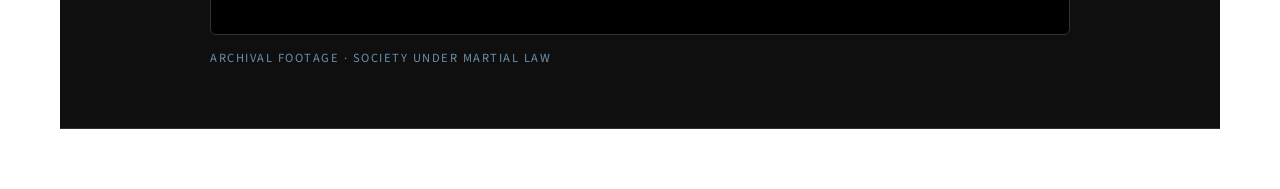
<file: Social.html>
<!DOCTYPE html>
<html lang="en">
<head>
    <meta charset="UTF-8">
    <meta name="viewport" content="width=device-width, initial-scale=1.0">
    <title>Social - Marcos Data Archive</title>
    <link rel="stylesheet" href="design.css">
</head>
<body>
    <div class="main">
        <nav>
            <div class="logo">
                <img src="Images/philippines_flag.jpg" alt="Logo">
                <h1 class="title">Marcos Data Archive</h1>
            </div>
            <div class="center">
                <div class="menu">
                    <ul>
                        <li><a href="index.html">Home</a></li>
                        <li><a href="Documentation.html">Documentation</a></li>
                        <li><a href="Political.html">Political</a></li>
                        <li><a href="Economic.html">Economic</a></li>
                        <li class="active"><a href="Social.html">Social</a></li>
                        <li><a href="Cultural.html">Cultural</a></li>
                        <li><a href="Team.html">The Team</a></li>
                    </ul>
                </div>
            </div>
        </nav>

        <div class="main-body">

            <div class="page-hero">
                <h1>Social Issues</h1>
                <p class="lead">
                    An examination of the social consequences of the Marcos era — from Martial Law repression and
                    human rights violations to state-led development programs, public services, and the lasting
                    social divisions created during authoritarian rule.
                </p>
            </div>

            <div class="hero-image-wrap">
                <img src="Images/philippines1970.jpg" alt="Social conditions during the Marcos era">
                <span class="hero-image-caption">The Marcos period reshaped everyday life through both repression and state-led social programs</span>
            </div>

            <div class="article-container">

                <h2>Society Under Martial Law</h2>

                <div class="cutout-block">
                    <div class="cutout-img">
                        <img src="Images/marcoscutout2.png" alt="Ferdinand Marcos Sr.">
                    </div>
                    <div class="cutout-text">
                        <h3>Martial Law and Social Control</h3>
                        <p>
                            Ferdinand Marcos Sr.’s declaration of Martial Law in 1972 had deep and lasting consequences for
                            Filipino society. The government expanded its control over daily life by restricting civil liberties,
                            limiting freedom of speech, curbing press freedom, and suppressing the right of citizens to organize,
                            protest, and assemble.
                        </p>
                        <p>
                            Curfews became a regular feature of urban life, and military and police forces were given broader
                            authority to monitor, detain, and arrest individuals suspected of opposing the government. What had
                            once been political disagreement could now be treated as a threat to state security. For many
                            Filipinos, this changed the social atmosphere from one of open civic participation to one marked by
                            fear, caution, and silence.
                        </p>
                    </div>
                </div>

                <div class="key-facts">
                    <h3>Key Facts</h3>
                    <ul>
                        <li>Martial Law greatly restricted <strong>civil liberties</strong> and public dissent</li>
                        <li>Curfews, surveillance, and military checkpoints became part of everyday social life</li>
                        <li>Human rights groups documented <strong>arbitrary arrests</strong>, <strong>torture</strong>, <strong>forced disappearances</strong>, and <strong>extrajudicial killings</strong></li>
                        <li>The Human Rights Victims’ Claims Board (HRVCB) later recognized thousands of victims of abuse during the Marcos era</li>
                        <li>The Marcos administration also promoted social development programs in agriculture, health, education, and rural development</li>
                        <li><strong>Masagana 99</strong> initially boosted rice production but later ran into serious long-term problems</li>
                        <li>The era remains socially controversial because it combined public development efforts with repression and hardship</li>
                    </ul>
                </div>

                <h2>Human Rights Violations and Social Fear</h2>
                <p>
                    One of the most serious social consequences of the Marcos era was the normalization of state violence.
                    Human rights organizations documented widespread abuses during the Martial Law period. These included
                    arbitrary arrests, detention without trial, torture of political prisoners, forced disappearances, and
                    extrajudicial killings. Students, activists, journalists, labor leaders, church workers, farmers, and
                    opposition figures were among those targeted.
                </p>

                <div class="photo-strip">
                    <img src="Images/humanrightsvictims.jpg" alt="Protest during Martial Law Philippines">
                    <div class="photo-caption">Thousands of Filipinos were subjected to arrest, detention, or violence during Martial Law</div>
                </div>

                <p>
                    Beyond the physical harm suffered by victims, these violations had a wider social effect. Families were left
                    searching for missing relatives. Communities learned to fear military presence and government attention.
                    Public criticism became dangerous, and many people began to censor themselves in daily conversation. In this
                    way, repression did not affect only those directly arrested or harmed — it reshaped the behavior of society
                    as a whole.
                </p>

                <div class="pull-quote">
                    <p>
                        Under Martial Law, fear itself became a social condition: people did not only obey the state — many
                        learned to remain silent in order to survive it.
                    </p>
                </div>

                <h2>Recognized Victims of Abuse</h2>
                <p>
                    In later years, evidential records collected by the Human Rights Victims’ Claims Board (HRVCB) formally
                    recognized thousands of Filipinos as victims of human rights violations committed during the Marcos era.
                    This official recognition became important because it helped preserve public memory and provided legal and
                    historical acknowledgement of abuses that many survivors and families had long fought to make visible.
                </p>
                <p>
                    The existence of these records also reinforces a central truth about the social history of the period:
                    repression was not isolated or accidental. It formed part of a broader system that used fear, detention,
                    and violence to maintain political control over the population.
                </p>

                <h2>Social Development Programs</h2>

                <div class="article-photo-row">
                    <div class="row-text">
                        <p>
                            At the same time, the Marcos administration pursued a number of social development programs. These
                            included efforts in land reform, public health expansion, education, and rural development. The
                            government presented these initiatives as proof that authoritarian discipline could deliver order,
                            modernization, and improved public services.
                        </p>
                        <p>
                            In some areas, these programs produced visible results. Schools, roads, clinics, and public works
                            projects were expanded in different parts of the country. Agricultural policy was also given high
                            priority, since food production and rural stability were seen as essential to national development.
                            For supporters of the regime, these programs showed that the administration was capable of decisive,
                            large-scale action.
                        </p>
                    </div>
                    <div class="row-photo">
                        <img src="Images/farmers.jpg" alt="Filipino farmers during the Marcos era">
                        <div class="photo-caption">The regime paired political control with promises of social modernization</div>
                    </div>
                </div>

                <h2>Masagana 99 and the Limits of Reform</h2>
                <p>
                    One of the best-known social and agricultural programs of the period was <strong>Masagana 99</strong>,
                    which aimed to increase rice production and help the Philippines achieve greater food self-sufficiency.
                    The program encouraged the use of high-yield rice varieties, fertilizers, credit assistance, and modern
                    farming techniques. In its early stages, it did contribute to increases in rice production and was promoted
                    as a major success of the administration.
                </p>

                <div class="article-photo-row reverse">
                    <div class="row-text">
                        <p>
                            However, the long-term results were far less successful. Over time, Masagana 99 encountered major
                            problems, including loan defaults, weak institutional support, mismanagement, and the inability of
                            many farmers to sustain the costs of the program. Without stable long-term backing, the gains proved
                            difficult to maintain.
                        </p>
                        <p>
                            This made Masagana 99 a useful example of the broader contradictions of the Marcos era. It reflected
                            a genuine state effort to modernize agriculture, but it also exposed the weaknesses of highly
                            centralized programs that were ambitious in design yet uneven in implementation. What appeared
                            effective in the short term was often much less durable in the long term.
                        </p>
                    </div>
                    <div class="row-photo">
                        <img src="Images/masagana99.png" alt="Masagana 99 agricultural program Philippines">
                        <div class="photo-caption">Masagana 99 became one of the most discussed social programs of the period</div>
                    </div>
                </div>

                <h2>Everyday Life and Social Consequences</h2>
                <p>
                    The social legacy of the Marcos era cannot be understood only through state policies or official statistics.
                    It must also be measured in everyday experience. For some Filipinos, the period was remembered for public
                    order, visible infrastructure, and the appearance of strong government. For many others, it was a time of
                    fear, economic difficulty, restricted freedoms, and growing inequality.
                </p>
                <p>
                    These contradictions explain why the period remains deeply contested in public memory. Some point to
                    infrastructure, agricultural programs, and expanded state services as signs of progress. Others emphasize
                    the social cost of repression, the trauma left by human rights abuses, and the hardship experienced by
                    ordinary citizens living under authoritarian rule. Both are part of the historical record, but they do not
                    carry equal moral weight for those who suffered directly from the system.
                </p>

                <div class="photo-grid">
                    <div class="grid-item">
                        <img src="Images/checkpoint.jpg" alt="Martial Law checkpoint Philippines">
                        <div class="photo-caption">Checkpoints and curfews shaped daily life</div>
                    </div>
                    <div class="grid-item">
                        <img src="Images/school.jpg" alt="School during the Marcos era Philippines">
                        <div class="photo-caption">State development efforts reached schools and public services</div>
                    </div>
                    <div class="grid-item">
                        <img src="Images/farmers2.png" alt="Filipino farmers during the Marcos era">
                        <div class="photo-caption">Rural communities were central to social policy and its failures</div>
                    </div>
                </div>

                <h2>Social Timeline</h2>
                <div class="timeline">
                    <div class="timeline-item">
                        <div class="year">1972</div>
                        <h4>Martial Law Declared</h4>
                        <p>
                            Civil liberties were restricted, curfews imposed, and security forces given expanded powers over
                            arrests and detention.
                        </p>
                    </div>

                    <div class="timeline-item">
                        <div class="year">1970s</div>
                        <h4>Rise in Human Rights Violations</h4>
                        <p>
                            Arrests without trial, torture, disappearances, and extrajudicial killings were documented by
                            victims, families, and rights groups.
                        </p>
                    </div>

                    <div class="timeline-item">
                        <div class="year">1970s</div>
                        <h4>Expansion of Social Development Programs</h4>
                        <p>
                            The state pursued land reform efforts, public health initiatives, education expansion, and rural
                            development projects.
                        </p>
                    </div>

                    <div class="timeline-item">
                        <div class="year">Mid-1970s</div>
                        <h4>Masagana 99 Gains Attention</h4>
                        <p>
                            The agricultural program was promoted as a major achievement after early increases in rice
                            production.
                        </p>
                    </div>

                    <div class="timeline-item">
                        <div class="year">Late 1970s to Early 1980s</div>
                        <h4>Long-Term Problems Emerge</h4>
                        <p>
                            Loan defaults, mismanagement, and weak support systems undermined the sustainability of many
                            development efforts, including Masagana 99.
                        </p>
                    </div>

                    <div class="timeline-item">
                        <div class="year">Post-1986</div>
                        <h4>Recognition and Reassessment</h4>
                        <p>
                            The country continued to confront the social legacy of Martial Law through survivor testimony,
                            historical study, and formal recognition of human rights victims.
                        </p>
                    </div>
                </div>

            </div>

            <div class="video-section">
                <div class="video-inner">
                    <h2>Primary Source: Everyday Life Under Martial Law</h2>
                    <p class="video-desc">
                        A documentary clip about the life under Martial Law.
                    </p>
                    <div class="video-wrapper">
                        <iframe 
                            width="100%" 
                            height="100%" 
                            src="https://www.youtube.com/embed/YilnKzA8DCs" 
                            title="Life under Martial Law" 
                            frameborder="0" 
                            allow="accelerometer; autoplay; clipboard-write; encrypted-media; gyroscope; picture-in-picture" 
                            allowfullscreen>
                        </iframe>
                    </div>
                    <span class="video-label">Archival footage · Society under Martial Law</span>
                </div>
            </div>

        </div>
    </div>
</body>
</html>
</file>
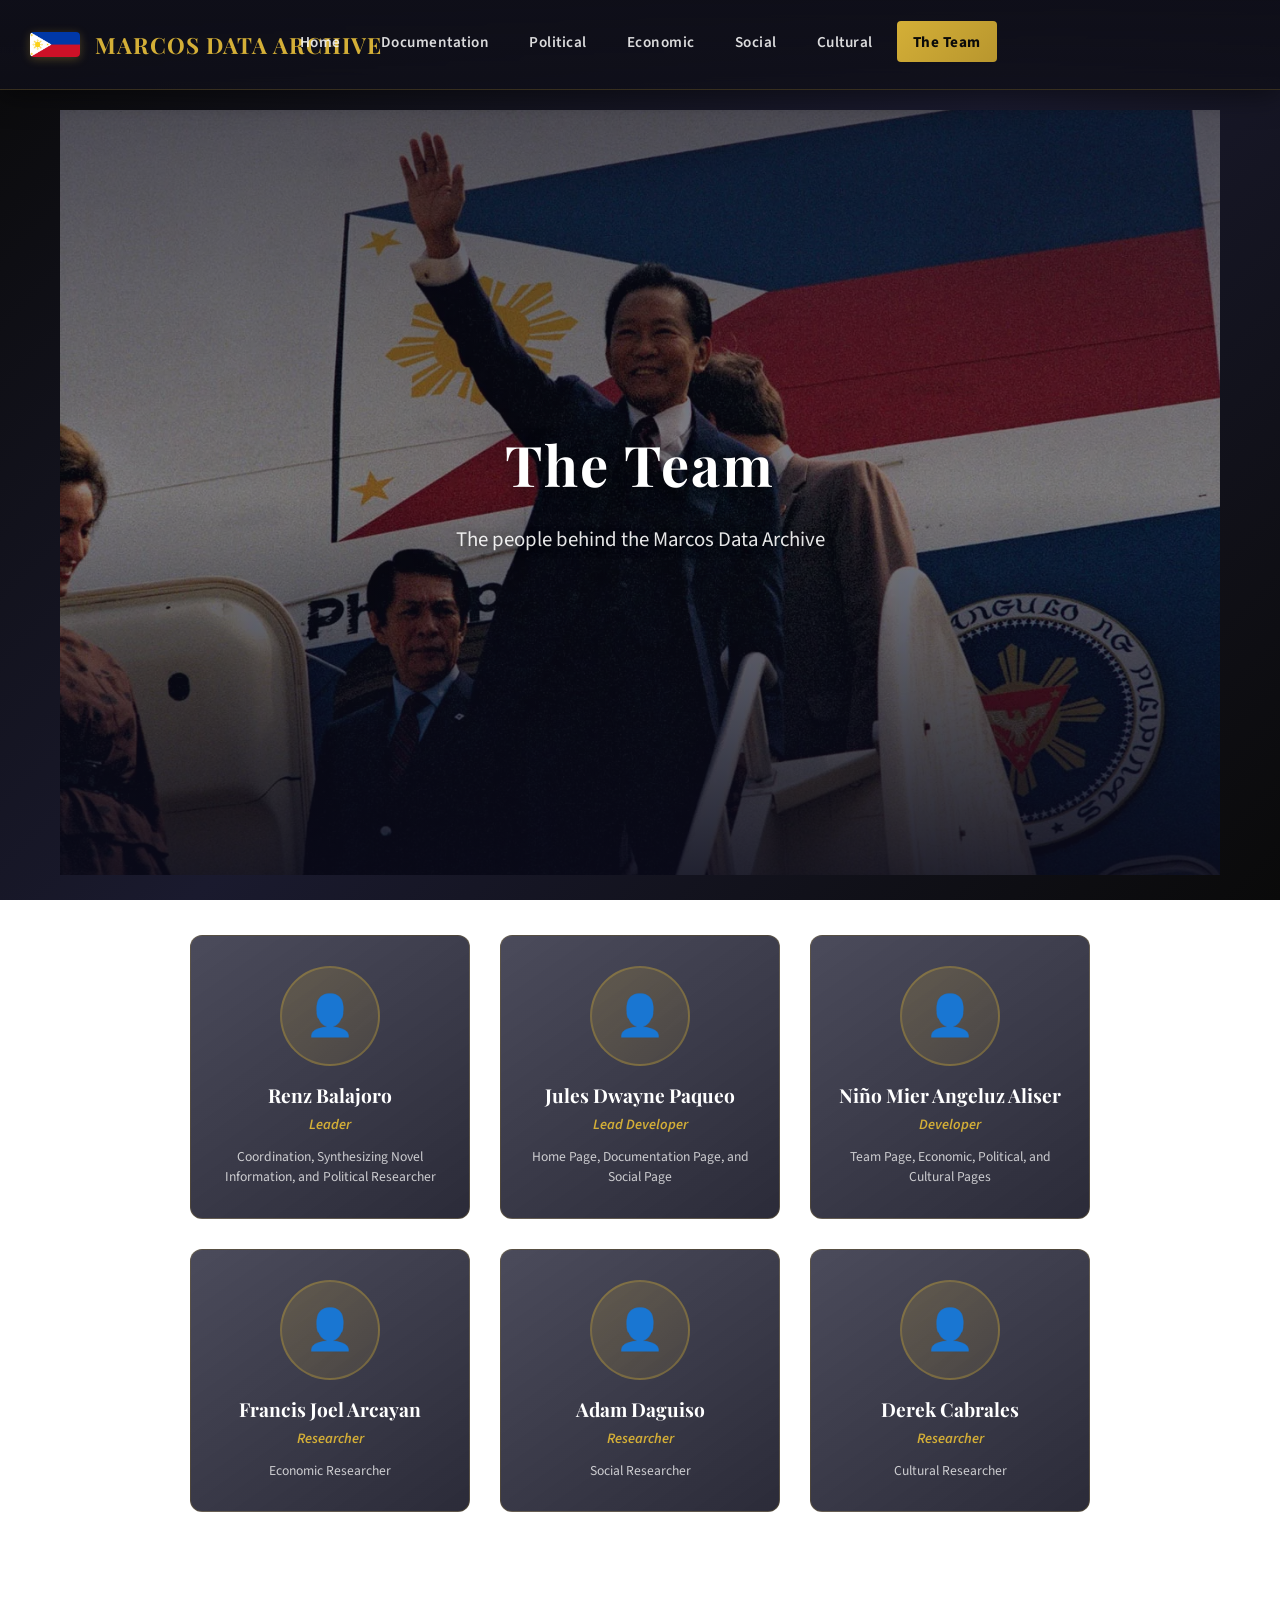
<file: Team.html>
<!DOCTYPE html>
<html lang="en">
<head>
    <meta charset="UTF-8">
    <meta name="viewport" content="width=device-width, initial-scale=1.0">
    <title>The Team - Marcos Data Archive</title>
    <link rel="stylesheet" href="design.css">
</head>
<body>
    <!-- Navbar -->
    <div class="main">
        <nav class="menu">
            <div class="logo">
                <img src="Images/philippines_flag.jpg" alt="Logo">
                <h1 class="title">Marcos Data Archive</h1>
            </div>
            <ul>
                <li><a href="index.html">Home</a></li>
                <li><a href="Documentation.html">Documentation</a></li>
                <li><a href="Political.html">Political</a></li>
                <li><a href="Economic.html">Economic</a></li>
                <li><a href="Social.html">Social</a></li>
                <li><a href="Cultural.html">Cultural</a></li>
                <li class="active"><a href="Team.html">The Team</a></li>
            </ul>
        </nav>
        <!-- Header -->
        <section class="parallax-section" style="background-image: url('Images/Ferdinand Marcos.webp')">
            <div class="content">
                <h1 class="main_header">The Team</h1>
                <p class="bottom_header">The people behind the Marcos Data Archive</p>
            </div>
        </section>
        <!-- Main Content -->
        <div class="team-container">
            <div class="team-grid">
                <div class="team-card">
                    <div class="card-content">
                        <div class="avatar-placeholder">👤</div>
                        <h3>Renz Balajoro</h3>
                        <p class="role">Leader</p>
                        <p class="bio">Coordination, Synthesizing Novel Information, and Political Researcher</p>
                    </div>
                </div>

                <div class="team-card">
                    <div class="card-content">
                        <div class="avatar-placeholder">👤</div>
                        <h3>Jules Dwayne Paqueo</h3>
                        <p class="role">Lead Developer</p>
                        <p class="bio">Home Page, Documentation Page, and Social Page</p>
                    </div>
                </div>

                <div class="team-card">
                    <div class="card-content">
                        <div class="avatar-placeholder">👤</div>
                        <h3>Niño Mier Angeluz Aliser</h3>
                        <p class="role">Developer</p>
                        <p class="bio">Team Page, Economic, Political, and Cultural Pages</p>
                    </div>
                </div>

                <div class="team-card">
                    <div class="card-content">
                        <div class="avatar-placeholder">👤</div>
                        <h3>Francis Joel Arcayan</h3>
                        <p class="role">Researcher</p>
                        <p class="bio">Economic Researcher</p>
                    </div>
                </div>

                <div class="team-card">
                    <div class="card-content">
                        <div class="avatar-placeholder">👤</div>
                        <h3>Adam Daguiso</h3>
                        <p class="role">Researcher</p>
                        <p class="bio">Social Researcher</p>
                    </div>
                </div>

                <div class="team-card">
                    <div class="card-content">
                        <div class="avatar-placeholder">👤</div>
                        <h3>Derek Cabrales</h3>
                        <p class="role">Researcher</p>
                        <p class="bio">Cultural Researcher</p>
                    </div>
                </div>
            </div>
        </div>
    </div>

<!-- Animations -->
    <script src="script.js" defer></script>
    <script>
        const cards = document.querySelectorAll('.team-card');

        cards.forEach(card => {
            card.addEventListener('mousemove', (e) => {
                const rect = card.getBoundingClientRect();
                const x = e.clientX - rect.left;
                const y = e.clientY - rect.top;

                const centerX = rect.width / 2;
                const centerY = rect.height / 2;

                const rotateY = ((x - centerX) / centerX) * 10;
                const rotateX = ((centerY - y) / centerY) * 10;

                card.style.transform = `perspective(1000px) rotateX(${rotateX}deg) rotateY(${rotateY}deg) translateY(-8px)`;

                card.style.setProperty('--mouse-x', `${x}px`);
                card.style.setProperty('--mouse-y', `${y}px`);
            });

            card.addEventListener('mouseleave', () => {
                card.style.transform = 'perspective(1000px) rotateX(0deg) rotateY(0deg) translateY(0)';
                card.style.setProperty('--mouse-x', `50%`);
                card.style.setProperty('--mouse-y', `50%`);
            });
        });
    </script>
</body>
</html>
</file>
<file: design.css>
/* ======== Import Online Designs and Page Styles ======== */
@import url('https://fonts.googleapis.com/css2?family=Playfair+Display:wght@400;700&family=Source+Sans+Pro:wght@300;400;600;700&display=swap');

*{
    box-sizing: border-box;
    font-family: 'Source Sans Pro', Arial, sans-serif;
    color: aliceblue;
    margin: 0;
    padding: 0;
}

body {
    margin: 0;
    height: 100%;
    background: linear-gradient(135deg, #0a0a0a 0%, #1a1a2e 50%, #0a0a0a 100%);
    background-attachment: fixed;
}

/* ======== Navigation Bar ======== */
nav {
    background: linear-gradient(180deg, rgba(15, 15, 25, 0.98) 0%, rgba(15, 15, 25, 0.85) 100%);
    backdrop-filter: blur(10px);
    position: fixed;
    top: 0;
    left: 0;
    right: 0;
    height: 90px;
    display: flex;
    align-items: center;
    justify-content: center;
    z-index: 1000;
    box-shadow: 0 4px 30px rgba(0, 0, 0, 0.5);
    border-bottom: 1px solid rgba(212, 175, 55, 0.2);
}

.logo {
    position: absolute;
    left: 30px;
    display: flex;
    align-items: center;
    gap: 15px;
}

.logo img {
    display: block;
    width: 50px;
    height: auto;
    border-radius: 4px;
    box-shadow: 0 2px 10px rgba(212, 175, 55, 0.3);
    margin: 0;
}

h1.title {
    color: #d4af37;
    font-size: 1.4rem;
    margin: 0;
    font-weight: 700;
    font-family: 'Playfair Display', serif;
    letter-spacing: 1px;
    text-transform: uppercase;
}

.menu {
    pointer-events: auto;
    display: flex;
    justify-content: center;
    align-items: center;
}

.menu ul {
    display: flex;
    gap: 0.5rem;
    list-style: none;
    margin: 0;
    padding: 0;
}

.menu ul li{
    display: block;
}

.menu li a {
    text-decoration: none;
    color: rgba(255, 255, 255, 0.85);
    font-weight: 600;
    padding: 0.6rem 1rem;
    transition: all 0.3s cubic-bezier(0.4, 0, 0.2, 1);
    display: inline-block;
    font-size: 0.95rem;
    letter-spacing: 0.5px;
    position: relative;
    overflow: hidden;
}

.menu li a::before {
    content: '';
    position: absolute;
    bottom: 0;
    left: 50%;
    width: 0;
    height: 2px;
    background: linear-gradient(90deg, #d4af37, #f4cf67);
    transition: all 0.3s ease;
    transform: translateX(-50%);
}

.menu li a:hover {
    color: #d4af37;
    background: rgba(212, 175, 55, 0.1);
    border-radius: 4px;
}

.menu li a:hover::before {
    width: 80%;
}

.menu .active a {
    background: linear-gradient(135deg, #d4af37 0%, #b8962e 100%);
    color: #0a0a0a;
    border-radius: 4px;
    font-weight: 700;
}

.menu .active a::before {
    display: none;
}
/* ======== Index / Home Page ======== */
/* ======== Parallax Header and Animation ======== */
.parallax-section {
    min-height: 85vh;
    background-attachment: fixed;
    background-position: center;
    background-repeat: no-repeat;
    background-size: cover;
    display: flex;
    align-items: center;
    justify-content: center;
    position: relative;
}

.parallax-section::before {
    content: '';
    position: absolute;
    top: 0;
    left: 0;
    right: 0;
    bottom: 0;
    background: linear-gradient(
        180deg,
        rgba(10, 10, 26, 0.7) 0%,
        rgba(10, 10, 26, 0.5) 50%,
        rgba(10, 10, 26, 0.9) 100%
    );
    z-index: 1;
}

.parallax-section .content {
    position: relative;
    z-index: 2;
    padding: 40px;
    max-width: 900px;
    text-align: center;
}

.main_header {
    font-family: 'Playfair Display', serif;
    font-size: 3.5rem;
    font-weight: 700;
    color: #ffffff;
    text-shadow: 0 4px 20px rgba(0, 0, 0, 0.5);
    margin-bottom: 20px;
    letter-spacing: 2px;
    animation: fadeInUp 1s ease-out;
}

.bottom_header {
    font-size: 1.3rem;
    color: rgba(255, 255, 255, 0.9);
    line-height: 1.8;
    text-shadow: 0 2px 10px rgba(0, 0, 0, 0.5);
    animation: fadeInUp 1s ease-out 0.2s backwards;
}

.bottom_header strong {
    color: #d4af37;
    font-weight: 600;
}

/* ======== Main Area ======== */
.main {
    width: 100%;
    min-height: 100vh;
    padding: 110px 60px 60px 60px;
    max-width: 1400px;
    margin: 0 auto;
}

/* ======== Side-by-Side Content / Goal of the Archive ======== */
.side-by-side {
    display: flex;
    gap: 60px;
    align-items: center;
    flex-wrap: wrap;
    margin-top: 80px;
    margin-bottom: 100px;
    padding: 50px;
    background: linear-gradient(135deg, rgba(30, 30, 50, 0.6) 0%, rgba(20, 20, 35, 0.8) 100%);
    border-radius: 20px;
    border: 1px solid rgba(212, 175, 55, 0.15);
    box-shadow: 0 20px 60px rgba(0, 0, 0, 0.4);
    backdrop-filter: blur(10px);
}

.side-by-side img {
    max-width: 500px;
    width: 100%;
    height: auto;
    object-fit: cover;
    border-radius: 12px;
    box-shadow: 0 15px 40px rgba(0, 0, 0, 0.5);
    transition: transform 0.4s ease, box-shadow 0.4s ease;
    border: 3px solid rgba(212, 175, 55, 0.3);
}

.side-by-side img:hover {
    transform: scale(1.02);
    box-shadow: 0 25px 50px rgba(0, 0, 0, 0.6);
    border-color: rgba(212, 175, 55, 0.6);
}

.side-text {
    flex: 1;
    min-width: 300px;
}

.side-text h2 {
    font-family: 'Playfair Display', serif;
    font-size: 2.5rem;
    font-weight: 700;
    color: #d4af37;
    margin-bottom: 25px;
    position: relative;
    padding-bottom: 15px;
}

.side-text h2::after {
    content: '';
    position: absolute;
    bottom: 0;
    left: 0;
    width: 80px;
    height: 3px;
    background: linear-gradient(90deg, #d4af37, transparent);
}

.side-text p {
    font-size: 1.15rem;
    line-height: 1.9;
    color: rgba(255, 255, 255, 0.85);
    margin-bottom: 20px;
}

.side-text p strong {
    color: #d4af37;
    font-weight: 600;
}

/* ======== Animations and Stuff ======== */
@keyframes fadeInUp {
    from {
        opacity: 0;
        transform: translateY(30px);
    }
    to {
        opacity: 1;
        transform: translateY(0);
    }
}

.side-by-side {
    animation: fadeInUp 0.8s ease-out;
}

/* ======== Responsive Design ======== */
@media (max-width: 1024px) {
    .main {
        padding: 100px 30px 40px 30px;
    }
    
    .side-by-side {
        padding: 30px;
        gap: 40px;
    }
    
    .main_header {
        font-size: 2.5rem;
    }
}

@media (max-width: 768px) {
    nav {
        height: 70px;
    }
    
    .logo {
        left: 15px;
    }
    
    .logo img {
        width: 35px;
    }
    
    h1.title {
        font-size: 1rem;
    }
    
    .menu ul {
        gap: 0.2rem;
    }
    
    .menu li a {
        padding: 0.4rem 0.6rem;
        font-size: 0.8rem;
    }
    
    .parallax-section {
        min-height: 70vh;
    }
    
    .main_header {
        font-size: 2rem;
    }
    
    .bottom_header {
        font-size: 1rem;
    }
    
    .side-by-side {
        flex-direction: column;
        margin-top: 50px;
        margin-bottom: 60px;
        padding: 25px;
    }
    
    .side-by-side img {
        max-width: 100%;
    }
    
    .side-text h2 {
        font-size: 1.8rem;
    }
    
    .side-text p {
        font-size: 1rem;
    }
}

@media (max-width: 480px) {
    .menu ul {
        flex-wrap: wrap;
        justify-content: center;
    }
    
    .main_header {
        font-size: 1.6rem;
    }
}

/* ======== Team Section ======== */
.team-container {
    padding: 60px 20px;
    max-width: 1200px;
    margin: 0 auto;
}

.team-grid {
    display: flex;
    flex-wrap: wrap;
    gap: 30px;
    justify-content: center;
    perspective: 1000px;
}

.team-card {
    background: linear-gradient(145deg, rgba(30, 30, 50, 0.8), rgba(20, 20, 35, 0.9));
    border: 1px solid rgba(212, 175, 55, 0.2);
    border-radius: 12px;
    padding: 30px 24px;
    width: 280px;
    text-align: center;
    position: relative;
    transform-style: preserve-3d;
    transition: transform 0.15s ease, border-color 0.3s ease, box-shadow 0.3s ease;
    will-change: transform;
    overflow: hidden;
}

.team-card::before {
    content: "";
    position: absolute;
    inset: 0;
    background: radial-gradient(
        circle at var(--mouse-x, 50%) var(--mouse-y, 50%),
        rgba(255, 255, 255, 0.1),
        transparent 40%
    );
    opacity: 0;
    transition: opacity 0.25s ease;
    pointer-events: none;
}

.team-card:hover {
    border-color: #d4af37;
    box-shadow: 0 18px 40px rgba(212, 175, 55, 0.15);
}

.team-card:hover::before {
    opacity: 1;
}

.team-card .card-content {
    transform: translateZ(30px);
    transform-style: preserve-3d;
}

.team-card .avatar-placeholder {
    width: 100px;
    height: 100px;
    border-radius: 50%;
    margin: 0 auto 16px auto;
    display: flex;
    align-items: center;
    justify-content: center;
    object-fit: cover;
    background: linear-gradient(135deg, rgba(212, 175, 55, 0.2), rgba(212, 175, 55, 0.1));
    font-size: 2.5rem;
    color: #d4af37;
    transform: translateZ(40px);
    border: 2px solid rgba(212, 175, 55, 0.3);
}

.team-card h3 {
    margin: 0 0 6px 0;
    font-size: 1.2rem;
    color: #ffffff;
    transform: translateZ(28px);
    font-family: 'Playfair Display', serif;
}

.team-card .role {
    font-size: 0.9rem;
    color: #d4af37;
    margin: 0 0 12px 0;
    font-style: italic;
    transform: translateZ(24px);
    font-weight: 600;
}

.team-card .bio {
    font-size: 0.85rem;
    color: rgba(255, 255, 255, 0.75);
    line-height: 1.5;
    margin: 0;
    transform: translateZ(18px);
}

@media (max-width: 768px) {
    .team-card {
        width: 100%;
        max-width: 320px;
    }
    
    .team-container {
        padding: 40px 15px;
    }
}

/* ======== Documentation Section ======== */
.page-hero {
    margin-top: 60px;
    padding: 60px 40px 40px 40px;
    border-bottom: 1px solid hsl(0,0%,20%);
}

.page-hero h1 {
    font-size: clamp(2rem, 5vw, 3.5rem);
    font-weight: 900;
    letter-spacing: -1px;
    margin: 0 0 16px 0;
    border-left: 5px solid white;
    padding-left: 20px;
}

.page-hero p.lead {
    font-size: 1.1rem;
    color: #aac8e4;
    max-width: 720px;
    line-height: 1.7;
    margin: 0 0 0 25px;
}

.hero-image-wrap {
    position: relative;
    width: 100%;
    max-height: 480px;
    overflow: hidden;
}

.hero-image-wrap img {
    width: 100%;
    height: 480px;
    object-fit: cover;
    object-position: top center;
    display: block;
    margin: 0;
    filter: brightness(0.6);
}

.hero-image-caption {
    position: absolute;
    bottom: 16px;
    right: 20px;
    font-size: 0.75rem;
    color: #aac8e4;
    font-style: italic;
}

.article-container {
    max-width: 860px;
    margin: 0 auto;
    padding: 60px 20px 80px 20px;
}

.article-container h2 {
    font-size: 1.5rem;
    font-weight: 800;
    margin: 56px 0 14px 0;
    padding-bottom: 8px;
    border-bottom: 1px solid hsl(0,0%,25%);
    letter-spacing: 0.5px;
}

.article-container h2:first-of-type { margin-top: 0; }

.article-container p {
    font-size: 1rem;
    line-height: 1.85;
    color: #d8eaf7;
    margin: 0 0 18px 0;
}

.article-container h3 {
    font-size: 1.2rem;
    font-weight: 700;
    margin: 40px 0 14px 0;
    padding-bottom: 6px;
    border-bottom: 1px solid hsl(0,0%,20%);
    letter-spacing: 0.5px;
    color: #ffffff;
}

/* Document Cards */
.doc-grid {
    display: grid;
    grid-template-columns: repeat(auto-fill, minmax(280px, 1fr));
    gap: 24px;
    margin: 36px 0;
}

.doc-card {
    background: linear-gradient(145deg, hsl(0,0%,12%) 0%, hsl(0,0%,8%) 100%);
    border: 1px solid hsl(0,0%,20%);
    border-radius: 8px;
    padding: 24px;
    transition: all 0.3s ease;
}

.doc-card:hover {
    border-color: #d4af37;
    transform: translateY(-4px);
    box-shadow: 0 12px 30px rgba(0,0,0,0.4);
}

.doc-card .doc-icon {
    font-size: 2.5rem;
    margin-bottom: 16px;
    display: block;
}

.doc-card h3 {
    font-size: 1.1rem;
    font-weight: 700;
    color: #ffffff;
    margin: 0 0 10px 0;
    border: none;
    padding: 0;
}

.doc-card p {
    font-size: 0.9rem;
    color: #aac8e4;
    line-height: 1.6;
    margin: 0;
}

/* Key Facts Box */
.key-facts {
    background-color: hsl(0,0%,10%);
    border: 1px solid hsl(0,0%,22%);
    border-radius: 6px;
    padding: 24px 28px;
    margin: 36px 0;
}

.key-facts h3 {
    font-size: 0.8rem;
    letter-spacing: 2px;
    text-transform: uppercase;
    color: #aac8e4;
    margin: 0 0 16px 0;
    border: none;
    padding: 0;
}

.key-facts ul { margin: 0; padding: 0 0 0 18px; }

.key-facts ul li {
    color: #d8eaf7;
    font-size: 0.95rem;
    line-height: 1.7;
    margin-bottom: 6px;
}

/* Source List */
.source-list {
    margin: 36px 0;
}

.source-item {
    display: flex;
    gap: 20px;
    padding: 20px;
    background: hsl(0,0%,8%);
    border: 1px solid hsl(0,0%,18%);
    border-radius: 6px;
    margin-bottom: 16px;
    align-items: flex-start;
}

.source-item .source-icon {
    font-size: 1.8rem;
    flex-shrink: 0;
}

.source-item h4 {
    font-size: 1rem;
    font-weight: 700;
    color: #ffffff;
    margin: 0 0 6px 0;
    border: none;
    padding: 0;
}

.source-item p {
    font-size: 0.9rem;
    color: #aac8e4;
    line-height: 1.6;
    margin: 0;
}

.source-item .source-link {
    display: inline-block;
    margin-top: 10px;
    font-size: 0.85rem;
    color: #d4af37;
    text-decoration: none;
}

.source-item .source-link:hover {
    text-decoration: underline;
}

/* Timeline */
.timeline {
    position: relative;
    padding-left: 28px;
    border-left: 2px solid hsl(0,0%,25%);
    margin: 32px 0;
}

.timeline-item { position: relative; margin-bottom: 32px; }

.timeline-item::before {
    content: '';
    position: absolute;
    left: -35px; top: 6px;
    width: 10px; height: 10px;
    border-radius: 50%;
    background: white;
    border: 2px solid black;
}

.timeline-item .year {
    font-size: 0.75rem;
    letter-spacing: 2px;
    text-transform: uppercase;
    color: #aac8e4;
    margin-bottom: 4px;
}

.timeline-item h4 {
    font-size: 1rem;
    font-weight: 700;
    margin: 0 0 6px 0;
    color: aliceblue;
    border: none;
    padding: 0;
}

.timeline-item p {
    font-size: 0.93rem;
    color: #c0d8ec;
    margin: 0;
    line-height: 1.65;
}

/* Table Styles */
.data-table {
    width: 100%;
    border-collapse: collapse;
    margin: 36px 0;
}

.data-table th {
    background: hsl(0,0%,15%);
    color: #d4af37;
    font-weight: 700;
    text-align: left;
    padding: 14px 16px;
    font-size: 0.85rem;
    letter-spacing: 1px;
    text-transform: uppercase;
}

.data-table td {
    padding: 14px 16px;
    border-bottom: 1px solid hsl(0,0%,18%);
    color: #d8eaf7;
    font-size: 0.95rem;
}

.data-table tr:hover td {
    background: hsl(0,0%,10%);
}

/* Category Tabs */
.category-tabs {
    display: flex;
    gap: 12px;
    margin: 24px 0;
    flex-wrap: wrap;
}

.category-tab {
    padding: 10px 20px;
    background: hsl(0,0%,12%);
    border: 1px solid hsl(0,0%,20%);
    border-radius: 4px;
    color: #aac8e4;
    text-decoration: none;
    font-size: 0.9rem;
    transition: all 0.3s ease;
}

.category-tab:hover, .category-tab.active {
    background: #d4af37;
    color: #0a0a0a;
    border-color: #d4af37;
}

/* Documentation Page Responsive */
@media (max-width: 768px) {
    .doc-grid {
        grid-template-columns: 1fr;
    }
    .source-item {
        flex-direction: column;
    }
    .page-hero {
        margin-top: 60px;
        padding: 40px 20px 30px 20px;
    }
    .article-container {
        padding: 40px 15px 60px 15px;
    }
}

/* ======== Economic ======== */
.page-hero {
    margin-top: 60px;
    padding: 60px 40px 40px 40px;
    border-bottom: 1px solid hsl(0,0%,20%);
}
.page-hero h1 {
    font-size: clamp(2rem, 5vw, 3.5rem);
    font-weight: 900;
    letter-spacing: -1px;
    margin: 0 0 16px 0;
    border-left: 5px solid white;
    padding-left: 20px;
}
.page-hero p.lead {
    font-size: 1.1rem;
    color: #aac8e4;
    max-width: 760px;
    line-height: 1.7;
    margin: 0 0 0 25px;
}

.hero-image-wrap {
    position: relative;
    width: 100%;
    max-height: 480px;
    overflow: hidden;
}
.hero-image-wrap img {
    width: 100%;
    height: 480px;
    object-fit: cover;
    object-position: center;
    display: block;
    margin: 0;
    filter: brightness(0.58);
}
.hero-image-caption {
    position: absolute;
    bottom: 16px;
    right: 20px;
    font-size: 0.75rem;
    color: #aac8e4;
    font-style: italic;
}

.article-container {
    max-width: 860px;
    margin: 0 auto;
    padding: 60px 20px 80px 20px;
}
.article-container h2 {
    font-size: 1.5rem;
    font-weight: 800;
    margin: 56px 0 14px 0;
    padding-bottom: 8px;
    border-bottom: 1px solid hsl(0,0%,25%);
    letter-spacing: 0.5px;
}
.article-container h2:first-of-type {
    margin-top: 0;
}
.article-container p {
    font-size: 1rem;
    line-height: 1.85;
    color: #d8eaf7;
    margin: 0 0 18px 0;
}

.pull-quote {
    border-left: 4px solid white;
    margin: 36px 0;
    padding: 14px 24px;
    background-color: hsl(0,0%,8%);
    border-radius: 0 4px 4px 0;
}
.pull-quote p {
    font-size: 1.1rem;
    font-style: italic;
    color: aliceblue !important;
    margin: 0 !important;
    line-height: 1.7;
}

.key-facts {
    background-color: hsl(0,0%,10%);
    border: 1px solid hsl(0,0%,22%);
    border-radius: 6px;
    padding: 24px 28px;
    margin: 36px 0;
}
.key-facts h3 {
    font-size: 0.8rem;
    letter-spacing: 2px;
    text-transform: uppercase;
    color: #aac8e4;
    margin: 0 0 16px 0;
}
.key-facts ul {
    margin: 0;
    padding: 0 0 0 18px;
}
.key-facts ul li {
    color: #d8eaf7;
    font-size: 0.95rem;
    line-height: 1.7;
    margin-bottom: 6px;
}

.photo-placeholder {
    background: hsl(0,0%,10%);
    border: 2px dashed hsl(0,0%,28%);
    border-radius: 4px;
    display: flex;
    flex-direction: column;
    align-items: center;
    justify-content: center;
    gap: 8px;
    color: #6a8fa8;
    font-size: 0.8rem;
    text-align: center;
    padding: 12px;
    width: 100%;
}
.photo-placeholder .ph-icon {
    font-size: 2rem;
    opacity: 0.4;
}
.photo-placeholder .ph-label {
    font-style: italic;
    max-width: 220px;
    line-height: 1.4;
}
.photo-caption {
    margin-top: 8px;
    font-size: 0.78rem;
    color: #6a8fa8;
    font-style: italic;
}

.photo-strip {
    width: 100%;
    margin: 36px 0;
}
.photo-strip img {
    width: 100%;
    max-height: 340px;
    object-fit: cover;
    display: block;
    margin: 0;
    border-radius: 4px;
    filter: brightness(0.85);
}
.photo-strip .photo-caption {
    text-align: right;
}

.article-photo-row {
    display: flex;
    gap: 30px;
    align-items: flex-start;
    margin: 36px 0;
    flex-wrap: wrap;
}
.article-photo-row.reverse {
    flex-direction: row-reverse;
}
.article-photo-row .row-text {
    flex: 1;
    min-width: 220px;
}
.article-photo-row .row-text p {
    margin-bottom: 14px;
}
.article-photo-row .row-photo {
    flex: 0 0 280px;
    max-width: 280px;
}
.article-photo-row .row-photo img {
    width: 100%;
    height: auto;
    display: block;
    border-radius: 4px;
    margin: 0;
    object-fit: cover;
}
.article-photo-row .row-photo .photo-caption {
    text-align: center;
}

.photo-grid {
    display: flex;
    gap: 12px;
    margin: 36px 0;
    flex-wrap: wrap;
}
.photo-grid .grid-item {
    flex: 1;
    min-width: 180px;
}
.photo-grid .grid-item img {
    width: 100%;
    height: 210px;
    object-fit: cover;
    display: block;
    margin: 0;
    border-radius: 4px;
}
.photo-grid .grid-item .photo-caption {
    text-align: center;
}

.cutout-block {
    display: flex;
    align-items: flex-end;
    gap: 30px;
    margin: 36px 0;
    padding: 30px;
    background: linear-gradient(135deg, hsl(0,0%,8%) 0%, hsl(0,0%,13%) 100%);
    border: 1px solid hsl(0,0%,20%);
    border-radius: 8px;
    flex-wrap: wrap;
}
.cutout-block .cutout-img {
    flex: 0 0 200px;
    max-width: 200px;
    filter: drop-shadow(4px 4px 20px rgba(0,0,0,0.9));
}
.cutout-block .cutout-img img {
    width: 100%;
    height: auto;
    display: block;
    margin: 0;
}
.cutout-block .cutout-text {
    flex: 1;
    min-width: 200px;
}
.cutout-block .cutout-text h3 {
    font-size: 1.4rem;
    font-weight: 900;
    margin: 0 0 10px 0;
    color: aliceblue;
}
.cutout-block .cutout-text p {
    font-size: 0.95rem;
    color: #c0d8ec;
    line-height: 1.7;
    margin: 0 0 10px 0;
}

.timeline {
    position: relative;
    padding-left: 28px;
    border-left: 2px solid hsl(0,0%,25%);
    margin: 32px 0;
}
.timeline-item {
    position: relative;
    margin-bottom: 32px;
}
.timeline-item::before {
    content: '';
    position: absolute;
    left: -35px;
    top: 6px;
    width: 10px;
    height: 10px;
    border-radius: 50%;
    background: white;
    border: 2px solid black;
}
.timeline-item .year {
    font-size: 0.75rem;
    letter-spacing: 2px;
    text-transform: uppercase;
    color: #aac8e4;
    margin-bottom: 4px;
}
.timeline-item h4 {
    font-size: 1rem;
    font-weight: 700;
    margin: 0 0 6px 0;
    color: aliceblue;
}
.timeline-item p {
    font-size: 0.93rem;
    color: #c0d8ec;
    margin: 0;
    line-height: 1.65;
}

.video-section {
    background-color: hsl(0,0%,6%);
    border-top: 1px solid hsl(0,0%,18%);
    border-bottom: 1px solid hsl(0,0%,18%);
    padding: 60px 20px;
}
.video-inner {
    max-width: 860px;
    margin: 0 auto;
}
.video-inner h2 {
    font-size: 1.4rem;
    font-weight: 800;
    margin: 0 0 8px 0;
    border-left: 4px solid white;
    padding-left: 14px;
}
.video-inner p.video-desc {
    color: #aac8e4;
    font-size: 0.93rem;
    margin: 0 0 24px 18px;
    line-height: 1.6;
}
.video-wrapper {
    position: relative;
    width: 100%;
    padding-top: 56.25%;
    background: black;
    border-radius: 6px;
    overflow: hidden;
    border: 1px solid hsl(0,0%,20%);
}
.video-wrapper iframe,
.video-wrapper video {
    position: absolute;
    top: 0;
    left: 0;
    width: 100%;
    height: 100%;
    border: none;
}
.video-placeholder-box {
    position: absolute;
    top: 0;
    left: 0;
    width: 100%;
    height: 100%;
    display: flex;
    flex-direction: column;
    align-items: center;
    justify-content: center;
    gap: 12px;
    background: hsl(0,0%,8%);
    color: #aac8e4;
}
.video-placeholder-box .play-icon {
    font-size: 3rem;
    opacity: 0.4;
}
.video-placeholder-box p {
    font-size: 0.85rem;
    color: #6a8fa8;
    margin: 0;
}
.video-label {
    display: inline-block;
    margin-top: 14px;
    font-size: 0.78rem;
    letter-spacing: 1.5px;
    text-transform: uppercase;
    color: #6a8fa8;
}

@media (max-width: 600px) {
    .article-photo-row,
    .article-photo-row.reverse {
        flex-direction: column;
    }
    .article-photo-row .row-photo {
        flex: unset;
        max-width: 100%;
    }
    .cutout-block {
        flex-direction: column;
        align-items: center;
        text-align: center;
    }
    .cutout-block .cutout-img {
        max-width: 150px;
    }
}

/* ======== Political ======== */
.page-hero {
    margin-top: 60px;
    padding: 60px 40px 40px 40px;
    border-bottom: 1px solid hsl(0,0%,20%);
}
.page-hero h1 {
    font-size: clamp(2rem, 5vw, 3.5rem);
    font-weight: 900;
    letter-spacing: -1px;
    margin: 0 0 16px 0;
    border-left: 5px solid white;
    padding-left: 20px;
}
.page-hero p.lead {
    font-size: 1.1rem;
    color: #aac8e4;
    max-width: 720px;
    line-height: 1.7;
    margin: 0 0 0 25px;
}
.hero-image-wrap {
    position: relative;
    width: 100%;
    max-height: 480px;
    overflow: hidden;
}
.hero-image-wrap img {
    width: 100%;
    height: 480px;
    object-fit: cover;
    object-position: top center;
    display: block;
    margin: 0;
    filter: brightness(0.6);
}
.hero-image-caption {
    position: absolute;
    bottom: 16px;
    right: 20px;
    font-size: 0.75rem;
    color: #aac8e4;
    font-style: italic;
}
.article-container {
    max-width: 860px;
    margin: 0 auto;
    padding: 60px 20px 80px 20px;
}
.article-container h2 {
    font-size: 1.5rem;
    font-weight: 800;
    margin: 56px 0 14px 0;
    padding-bottom: 8px;
    border-bottom: 1px solid hsl(0,0%,25%);
    letter-spacing: 0.5px;
}
.article-container h2:first-of-type { margin-top: 0; }
.article-container p {
    font-size: 1rem;
    line-height: 1.85;
    color: #d8eaf7;
    margin: 0 0 18px 0;
}
.pull-quote {
    border-left: 4px solid white;
    margin: 36px 0;
    padding: 14px 24px;
    background-color: hsl(0,0%,8%);
    border-radius: 0 4px 4px 0;
}
.pull-quote p {
    font-size: 1.15rem;
    font-style: italic;
    color: aliceblue !important;
    margin: 0 !important;
    line-height: 1.7;
}
.key-facts {
    background-color: hsl(0,0%,10%);
    border: 1px solid hsl(0,0%,22%);
    border-radius: 6px;
    padding: 24px 28px;
    margin: 36px 0;
}
.key-facts h3 {
    font-size: 0.8rem;
    letter-spacing: 2px;
    text-transform: uppercase;
    color: #aac8e4;
    margin: 0 0 16px 0;
}
.key-facts ul { margin: 0; padding: 0 0 0 18px; }
.key-facts ul li { color: #d8eaf7; font-size: 0.95rem; line-height: 1.7; margin-bottom: 6px; }

/* ── Photo placeholder utility ── */
.photo-placeholder {
    background: hsl(0,0%,10%);
    border: 2px dashed hsl(0,0%,28%);
    border-radius: 4px;
    display: flex;
    flex-direction: column;
    align-items: center;
    justify-content: center;
    gap: 8px;
    color: #6a8fa8;
    font-size: 0.8rem;
    text-align: center;
    padding: 12px;
    width: 100%;
}
.photo-placeholder .ph-icon { font-size: 2rem; opacity: 0.4; }
.photo-placeholder .ph-label { font-style: italic; max-width: 220px; line-height: 1.4; }
.photo-caption {
    margin-top: 8px;
    font-size: 0.78rem;
    color: #6a8fa8;
    font-style: italic;
}

/* ── Full-width photo strip ── */
.photo-strip { width: 100%; margin: 36px 0; }
.photo-strip img {
    width: 100%;
    max-height: 340px;
    object-fit: cover;
    display: block;
    margin: 0;
    border-radius: 4px;
    filter: brightness(0.85);
}
.photo-strip .photo-caption { text-align: right; }

/* ── Text + photo side by side ── */
.article-photo-row {
    display: flex;
    gap: 30px;
    align-items: flex-start;
    margin: 36px 0;
    flex-wrap: wrap;
}
.article-photo-row.reverse { flex-direction: row-reverse; }
.article-photo-row .row-text { flex: 1; min-width: 220px; }
.article-photo-row .row-text p { margin-bottom: 14px; }
.article-photo-row .row-photo { flex: 0 0 280px; max-width: 280px; }
.article-photo-row .row-photo img {
    width: 100%;
    height: auto;
    display: block;
    border-radius: 4px;
    margin: 0;
    object-fit: cover;
}
.article-photo-row .row-photo .photo-caption { text-align: center; }

/* ── 3-up photo grid ── */
.photo-grid {
    display: flex;
    gap: 12px;
    margin: 36px 0;
    flex-wrap: wrap;
}
.photo-grid .grid-item { flex: 1; min-width: 180px; }
.photo-grid .grid-item img {
    width: 100%;
    height: 210px;
    object-fit: cover;
    display: block;
    margin: 0;
    border-radius: 4px;
}
.photo-grid .grid-item .photo-caption { text-align: center; }

/* ── Cutout block — your PNG cutout goes here ── */
.cutout-block {
    display: flex;
    align-items: flex-end;
    gap: 30px;
    margin: 36px 0;
    padding: 30px;
    background: linear-gradient(135deg, hsl(0,0%,8%) 0%, hsl(0,0%,13%) 100%);
    border: 1px solid hsl(0,0%,20%);
    border-radius: 8px;
    flex-wrap: wrap;
}
.cutout-block .cutout-img {
    flex: 0 0 200px;
    max-width: 200px;
    filter: drop-shadow(4px 4px 20px rgba(0,0,0,0.9));
}
.cutout-block .cutout-img img { width: 100%; height: auto; display: block; margin: 0; }
.cutout-block .cutout-text { flex: 1; min-width: 200px; }
.cutout-block .cutout-text h3 {
    font-size: 1.4rem;
    font-weight: 900;
    margin: 0 0 10px 0;
    color: aliceblue;
}
.cutout-block .cutout-text p {
    font-size: 0.95rem;
    color: #c0d8ec;
    line-height: 1.7;
    margin: 0 0 10px 0;
}

/* ── Timeline ── */
.timeline {
    position: relative;
    padding-left: 28px;
    border-left: 2px solid hsl(0,0%,25%);
    margin: 32px 0;
}
.timeline-item { position: relative; margin-bottom: 32px; }
.timeline-item::before {
    content: '';
    position: absolute;
    left: -35px; top: 6px;
    width: 10px; height: 10px;
    border-radius: 50%;
    background: white;
    border: 2px solid black;
}
.timeline-item .year {
    font-size: 0.75rem;
    letter-spacing: 2px;
    text-transform: uppercase;
    color: #aac8e4;
    margin-bottom: 4px;
}
.timeline-item h4 { font-size: 1rem; font-weight: 700; margin: 0 0 6px 0; color: aliceblue; }
.timeline-item p { font-size: 0.93rem; color: #c0d8ec; margin: 0; line-height: 1.65; }

/* ── Video ── */
.video-section {
    background-color: hsl(0,0%,6%);
    border-top: 1px solid hsl(0,0%,18%);
    border-bottom: 1px solid hsl(0,0%,18%);
    padding: 60px 20px;
}
.video-inner { max-width: 860px; margin: 0 auto; }
.video-inner h2 {
    font-size: 1.4rem;
    font-weight: 800;
    margin: 0 0 8px 0;
    border-left: 4px solid white;
    padding-left: 14px;
}
.video-inner p.video-desc {
    color: #aac8e4;
    font-size: 0.93rem;
    margin: 0 0 24px 18px;
    line-height: 1.6;
}
.video-wrapper {
    position: relative;
    width: 100%;
    padding-top: 56.25%;
    background: black;
    border-radius: 6px;
    overflow: hidden;
    border: 1px solid hsl(0,0%,20%);
}
.video-wrapper iframe, .video-wrapper video {
    position: absolute;
    top: 0; left: 0;
    width: 100%; height: 100%;
    border: none;
}
.video-placeholder-box {
    position: absolute;
    top: 0; left: 0;
    width: 100%; height: 100%;
    display: flex;
    flex-direction: column;
    align-items: center;
    justify-content: center;
    gap: 12px;
    background: hsl(0,0%,8%);
    color: #aac8e4;
}
.video-placeholder-box .play-icon { font-size: 3rem; opacity: 0.4; }
.video-placeholder-box p { font-size: 0.85rem; color: #6a8fa8; margin: 0; }
.video-label {
    display: inline-block;
    margin-top: 14px;
    font-size: 0.78rem;
    letter-spacing: 1.5px;
    text-transform: uppercase;
    color: #6a8fa8;
}

@media (max-width: 600px) {
    .article-photo-row, .article-photo-row.reverse { flex-direction: column; }
    .article-photo-row .row-photo { flex: unset; max-width: 100%; }
    .cutout-block { flex-direction: column; align-items: center; text-align: center; }
    .cutout-block .cutout-img { max-width: 150px; }
}

/* ======== Cultural ======== */
.page-hero {
    margin-top: 60px;
    padding: 60px 40px 40px 40px;
    border-bottom: 1px solid hsl(0,0%,20%);
}
.page-hero h1 {
    font-size: clamp(2rem, 5vw, 3.5rem);
    font-weight: 900;
    letter-spacing: -1px;
    margin: 0 0 16px 0;
    border-left: 5px solid white;
    padding-left: 20px;
}
.page-hero p.lead {
    font-size: 1.1rem;
    color: #aac8e4;
    max-width: 760px;
    line-height: 1.7;
    margin: 0 0 0 25px;
}

.hero-image-wrap {
    position: relative;
    width: 100%;
    max-height: 480px;
    overflow: hidden;
}
.hero-image-wrap img {
    width: 100%;
    height: 480px;
    object-fit: cover;
    object-position: center;
    display: block;
    margin: 0;
    filter: brightness(0.58);
}
.hero-image-caption {
    position: absolute;
    bottom: 16px;
    right: 20px;
    font-size: 0.75rem;
    color: #aac8e4;
    font-style: italic;
}

.article-container {
    max-width: 860px;
    margin: 0 auto;
    padding: 60px 20px 80px 20px;
}
.article-container h2 {
    font-size: 1.5rem;
    font-weight: 800;
    margin: 56px 0 14px 0;
    padding-bottom: 8px;
    border-bottom: 1px solid hsl(0,0%,25%);
    letter-spacing: 0.5px;
}
.article-container h2:first-of-type {
    margin-top: 0;
}
.article-container p {
    font-size: 1rem;
    line-height: 1.85;
    color: #d8eaf7;
    margin: 0 0 18px 0;
}

.pull-quote {
    border-left: 4px solid white;
    margin: 36px 0;
    padding: 14px 24px;
    background-color: hsl(0,0%,8%);
    border-radius: 0 4px 4px 0;
}
.pull-quote p {
    font-size: 1.1rem;
    font-style: italic;
    color: aliceblue !important;
    margin: 0 !important;
    line-height: 1.7;
}

.key-facts {
    background-color: hsl(0,0%,10%);
    border: 1px solid hsl(0,0%,22%);
    border-radius: 6px;
    padding: 24px 28px;
    margin: 36px 0;
}
.key-facts h3 {
    font-size: 0.8rem;
    letter-spacing: 2px;
    text-transform: uppercase;
    color: #aac8e4;
    margin: 0 0 16px 0;
}
.key-facts ul {
    margin: 0;
    padding: 0 0 0 18px;
}
.key-facts ul li {
    color: #d8eaf7;
    font-size: 0.95rem;
    line-height: 1.7;
    margin-bottom: 6px;
}

.photo-placeholder {
    background: hsl(0,0%,10%);
    border: 2px dashed hsl(0,0%,28%);
    border-radius: 4px;
    display: flex;
    flex-direction: column;
    align-items: center;
    justify-content: center;
    gap: 8px;
    color: #6a8fa8;
    font-size: 0.8rem;
    text-align: center;
    padding: 12px;
    width: 100%;
}
.photo-placeholder .ph-icon {
    font-size: 2rem;
    opacity: 0.4;
}
.photo-placeholder .ph-label {
    font-style: italic;
    max-width: 220px;
    line-height: 1.4;
}
.photo-caption {
    margin-top: 8px;
    font-size: 0.78rem;
    color: #6a8fa8;
    font-style: italic;
}

.photo-strip {
    width: 100%;
    margin: 36px 0;
}
.photo-strip img {
    width: 100%;
    max-height: 340px;
    object-fit: cover;
    display: block;
    margin: 0;
    border-radius: 4px;
    filter: brightness(0.85);
}
.photo-strip .photo-caption {
    text-align: right;
}

.article-photo-row {
    display: flex;
    gap: 30px;
    align-items: flex-start;
    margin: 36px 0;
    flex-wrap: wrap;
}
.article-photo-row.reverse {
    flex-direction: row-reverse;
}
.article-photo-row .row-text {
    flex: 1;
    min-width: 220px;
}
.article-photo-row .row-text p {
    margin-bottom: 14px;
}
.article-photo-row .row-photo {
    flex: 0 0 280px;
    max-width: 280px;
}
.article-photo-row .row-photo img {
    width: 100%;
    height: auto;
    display: block;
    border-radius: 4px;
    margin: 0;
    object-fit: cover;
}
.article-photo-row .row-photo .photo-caption {
    text-align: center;
}

.photo-grid {
    display: flex;
    gap: 12px;
    margin: 36px 0;
    flex-wrap: wrap;
}
.photo-grid .grid-item {
    flex: 1;
    min-width: 180px;
}
.photo-grid .grid-item img {
    width: 100%;
    height: 210px;
    object-fit: cover;
    display: block;
    margin: 0;
    border-radius: 4px;
}
.photo-grid .grid-item .photo-caption {
    text-align: center;
}

.cutout-block {
    display: flex;
    align-items: flex-end;
    gap: 30px;
    margin: 36px 0;
    padding: 30px;
    background: linear-gradient(135deg, hsl(0,0%,8%) 0%, hsl(0,0%,13%) 100%);
    border: 1px solid hsl(0,0%,20%);
    border-radius: 8px;
    flex-wrap: wrap;
}
.cutout-block .cutout-img {
    flex: 0 0 200px;
    max-width: 200px;
    filter: drop-shadow(4px 4px 20px rgba(0,0,0,0.9));
}
.cutout-block .cutout-img img {
    width: 100%;
    height: auto;
    display: block;
    margin: 0;
}
.cutout-block .cutout-text {
    flex: 1;
    min-width: 200px;
}
.cutout-block .cutout-text h3 {
    font-size: 1.4rem;
    font-weight: 900;
    margin: 0 0 10px 0;
    color: aliceblue;
}
.cutout-block .cutout-text p {
    font-size: 0.95rem;
    color: #c0d8ec;
    line-height: 1.7;
    margin: 0 0 10px 0;
}

.timeline {
    position: relative;
    padding-left: 28px;
    border-left: 2px solid hsl(0,0%,25%);
    margin: 32px 0;
}
.timeline-item {
    position: relative;
    margin-bottom: 32px;
}
.timeline-item::before {
    content: '';
    position: absolute;
    left: -35px;
    top: 6px;
    width: 10px;
    height: 10px;
    border-radius: 50%;
    background: white;
    border: 2px solid black;
}
.timeline-item .year {
    font-size: 0.75rem;
    letter-spacing: 2px;
    text-transform: uppercase;
    color: #aac8e4;
    margin-bottom: 4px;
}
.timeline-item h4 {
    font-size: 1rem;
    font-weight: 700;
    margin: 0 0 6px 0;
    color: aliceblue;
}
.timeline-item p {
    font-size: 0.93rem;
    color: #c0d8ec;
    margin: 0;
    line-height: 1.65;
}

.video-section {
    background-color: hsl(0,0%,6%);
    border-top: 1px solid hsl(0,0%,18%);
    border-bottom: 1px solid hsl(0,0%,18%);
    padding: 60px 20px;
}
.video-inner {
    max-width: 860px;
    margin: 0 auto;
}
.video-inner h2 {
    font-size: 1.4rem;
    font-weight: 800;
    margin: 0 0 8px 0;
    border-left: 4px solid white;
    padding-left: 14px;
}
.video-inner p.video-desc {
    color: #aac8e4;
    font-size: 0.93rem;
    margin: 0 0 24px 18px;
    line-height: 1.6;
}
.video-wrapper {
    position: relative;
    width: 100%;
    padding-top: 56.25%;
    background: black;
    border-radius: 6px;
    overflow: hidden;
    border: 1px solid hsl(0,0%,20%);
}
.video-wrapper iframe,
.video-wrapper video {
    position: absolute;
    top: 0;
    left: 0;
    width: 100%;
    height: 100%;
    border: none;
}
.video-placeholder-box {
    position: absolute;
    top: 0;
    left: 0;
    width: 100%;
    height: 100%;
    display: flex;
    flex-direction: column;
    align-items: center;
    justify-content: center;
    gap: 12px;
    background: hsl(0,0%,8%);
    color: #aac8e4;
}
.video-placeholder-box .play-icon {
    font-size: 3rem;
    opacity: 0.4;
}
.video-placeholder-box p {
    font-size: 0.85rem;
    color: #6a8fa8;
    margin: 0;
}
.video-label {
    display: inline-block;
    margin-top: 14px;
    font-size: 0.78rem;
    letter-spacing: 1.5px;
    text-transform: uppercase;
    color: #6a8fa8;
}

@media (max-width: 600px) {
    .article-photo-row,
    .article-photo-row.reverse {
        flex-direction: column;
    }
    .article-photo-row .row-photo {
        flex: unset;
        max-width: 100%;
    }
    .cutout-block {
        flex-direction: column;
        align-items: center;
        text-align: center;
    }
    .cutout-block .cutout-img {
        max-width: 150px;
    }
}

/* ======== Social ======== */
.page-hero {
    margin-top: 60px;
    padding: 60px 40px 40px 40px;
    border-bottom: 1px solid hsl(0,0%,20%);
}
.page-hero h1 {
    font-size: clamp(2rem, 5vw, 3.5rem);
    font-weight: 900;
    letter-spacing: -1px;
    margin: 0 0 16px 0;
    border-left: 5px solid white;
    padding-left: 20px;
}
.page-hero p.lead {
    font-size: 1.1rem;
    color: #aac8e4;
    max-width: 760px;
    line-height: 1.7;
    margin: 0 0 0 25px;
}

.hero-image-wrap {
    position: relative;
    width: 100%;
    max-height: 480px;
    overflow: hidden;
}
.hero-image-wrap img {
    width: 100%;
    height: 480px;
    object-fit: cover;
    object-position: center;
    display: block;
    margin: 0;
    filter: brightness(0.58);
}
.hero-image-caption {
    position: absolute;
    bottom: 16px;
    right: 20px;
    font-size: 0.75rem;
    color: #aac8e4;
    font-style: italic;
}

.article-container {
    max-width: 860px;
    margin: 0 auto;
    padding: 60px 20px 80px 20px;
}
.article-container h2 {
    font-size: 1.5rem;
    font-weight: 800;
    margin: 56px 0 14px 0;
    padding-bottom: 8px;
    border-bottom: 1px solid hsl(0,0%,25%);
    letter-spacing: 0.5px;
}
.article-container h2:first-of-type {
    margin-top: 0;
}
.article-container p {
    font-size: 1rem;
    line-height: 1.85;
    color: #d8eaf7;
    margin: 0 0 18px 0;
}

.pull-quote {
    border-left: 4px solid white;
    margin: 36px 0;
    padding: 14px 24px;
    background-color: hsl(0,0%,8%);
    border-radius: 0 4px 4px 0;
}
.pull-quote p {
    font-size: 1.1rem;
    font-style: italic;
    color: aliceblue !important;
    margin: 0 !important;
    line-height: 1.7;
}

.key-facts {
    background-color: hsl(0,0%,10%);
    border: 1px solid hsl(0,0%,22%);
    border-radius: 6px;
    padding: 24px 28px;
    margin: 36px 0;
}
.key-facts h3 {
    font-size: 0.8rem;
    letter-spacing: 2px;
    text-transform: uppercase;
    color: #aac8e4;
    margin: 0 0 16px 0;
}
.key-facts ul {
    margin: 0;
    padding: 0 0 0 18px;
}
.key-facts ul li {
    color: #d8eaf7;
    font-size: 0.95rem;
    line-height: 1.7;
    margin-bottom: 6px;
}

.photo-placeholder {
    background: hsl(0,0%,10%);
    border: 2px dashed hsl(0,0%,28%);
    border-radius: 4px;
    display: flex;
    flex-direction: column;
    align-items: center;
    justify-content: center;
    gap: 8px;
    color: #6a8fa8;
    font-size: 0.8rem;
    text-align: center;
    padding: 12px;
    width: 100%;
}
.photo-placeholder .ph-icon {
    font-size: 2rem;
    opacity: 0.4;
}
.photo-placeholder .ph-label {
    font-style: italic;
    max-width: 220px;
    line-height: 1.4;
}
.photo-caption {
    margin-top: 8px;
    font-size: 0.78rem;
    color: #6a8fa8;
    font-style: italic;
}

.photo-strip {
    width: 100%;
    margin: 36px 0;
}
.photo-strip img {
    width: 100%;
    max-height: 340px;
    object-fit: cover;
    display: block;
    margin: 0;
    border-radius: 4px;
    filter: brightness(0.85);
}
.photo-strip .photo-caption {
    text-align: right;
}

.article-photo-row {
    display: flex;
    gap: 30px;
    align-items: flex-start;
    margin: 36px 0;
    flex-wrap: wrap;
}
.article-photo-row.reverse {
    flex-direction: row-reverse;
}
.article-photo-row .row-text {
    flex: 1;
    min-width: 220px;
}
.article-photo-row .row-text p {
    margin-bottom: 14px;
}
.article-photo-row .row-photo {
    flex: 0 0 280px;
    max-width: 280px;
}
.article-photo-row .row-photo img {
    width: 100%;
    height: auto;
    display: block;
    border-radius: 4px;
    margin: 0;
    object-fit: cover;
}
.article-photo-row .row-photo .photo-caption {
    text-align: center;
}

.photo-grid {
    display: flex;
    gap: 12px;
    margin: 36px 0;
    flex-wrap: wrap;
}
.photo-grid .grid-item {
    flex: 1;
    min-width: 180px;
}
.photo-grid .grid-item img {
    width: 100%;
    height: 210px;
    object-fit: cover;
    display: block;
    margin: 0;
    border-radius: 4px;
}
.photo-grid .grid-item .photo-caption {
    text-align: center;
}

.cutout-block {
    display: flex;
    align-items: flex-end;
    gap: 30px;
    margin: 36px 0;
    padding: 30px;
    background: linear-gradient(135deg, hsl(0,0%,8%) 0%, hsl(0,0%,13%) 100%);
    border: 1px solid hsl(0,0%,20%);
    border-radius: 8px;
    flex-wrap: wrap;
}
.cutout-block .cutout-img {
    flex: 0 0 200px;
    max-width: 200px;
    filter: drop-shadow(4px 4px 20px rgba(0,0,0,0.9));
}
.cutout-block .cutout-img img {
    width: 100%;
    height: auto;
    display: block;
    margin: 0;
}
.cutout-block .cutout-text {
    flex: 1;
    min-width: 200px;
}
.cutout-block .cutout-text h3 {
    font-size: 1.4rem;
    font-weight: 900;
    margin: 0 0 10px 0;
    color: aliceblue;
}
.cutout-block .cutout-text p {
    font-size: 0.95rem;
    color: #c0d8ec;
    line-height: 1.7;
    margin: 0 0 10px 0;
}

.timeline {
    position: relative;
    padding-left: 28px;
    border-left: 2px solid hsl(0,0%,25%);
    margin: 32px 0;
}
.timeline-item {
    position: relative;
    margin-bottom: 32px;
}
.timeline-item::before {
    content: '';
    position: absolute;
    left: -35px;
    top: 6px;
    width: 10px;
    height: 10px;
    border-radius: 50%;
    background: white;
    border: 2px solid black;
}
.timeline-item .year {
    font-size: 0.75rem;
    letter-spacing: 2px;
    text-transform: uppercase;
    color: #aac8e4;
    margin-bottom: 4px;
}
.timeline-item h4 {
    font-size: 1rem;
    font-weight: 700;
    margin: 0 0 6px 0;
    color: aliceblue;
}
.timeline-item p {
    font-size: 0.93rem;
    color: #c0d8ec;
    margin: 0;
    line-height: 1.65;
}

.video-section {
    background-color: hsl(0,0%,6%);
    border-top: 1px solid hsl(0,0%,18%);
    border-bottom: 1px solid hsl(0,0%,18%);
    padding: 60px 20px;
}
.video-inner {
    max-width: 860px;
    margin: 0 auto;
}
.video-inner h2 {
    font-size: 1.4rem;
    font-weight: 800;
    margin: 0 0 8px 0;
    border-left: 4px solid white;
    padding-left: 14px;
}
.video-inner p.video-desc {
    color: #aac8e4;
    font-size: 0.93rem;
    margin: 0 0 24px 18px;
    line-height: 1.6;
}
.video-wrapper {
    position: relative;
    width: 100%;
    padding-top: 56.25%;
    background: black;
    border-radius: 6px;
    overflow: hidden;
    border: 1px solid hsl(0,0%,20%);
}
.video-wrapper iframe,
.video-wrapper video {
    position: absolute;
    top: 0;
    left: 0;
    width: 100%;
    height: 100%;
    border: none;
}
.video-placeholder-box {
    position: absolute;
    top: 0;
    left: 0;
    width: 100%;
    height: 100%;
    display: flex;
    flex-direction: column;
    align-items: center;
    justify-content: center;
    gap: 12px;
    background: hsl(0,0%,8%);
    color: #aac8e4;
}
.video-placeholder-box .play-icon {
    font-size: 3rem;
    opacity: 0.4;
}
.video-placeholder-box p {
    font-size: 0.85rem;
    color: #6a8fa8;
    margin: 0;
}
.video-label {
    display: inline-block;
    margin-top: 14px;
    font-size: 0.78rem;
    letter-spacing: 1.5px;
    text-transform: uppercase;
    color: #6a8fa8;
}

@media (max-width: 600px) {
    .article-photo-row,
    .article-photo-row.reverse {
        flex-direction: column;
    }
    .article-photo-row .row-photo {
        flex: unset;
        max-width: 100%;
    }
    .cutout-block {
        flex-direction: column;
        align-items: center;
        text-align: center;
    }
    .cutout-block .cutout-img {
        max-width: 150px;
    }
}
</file>
